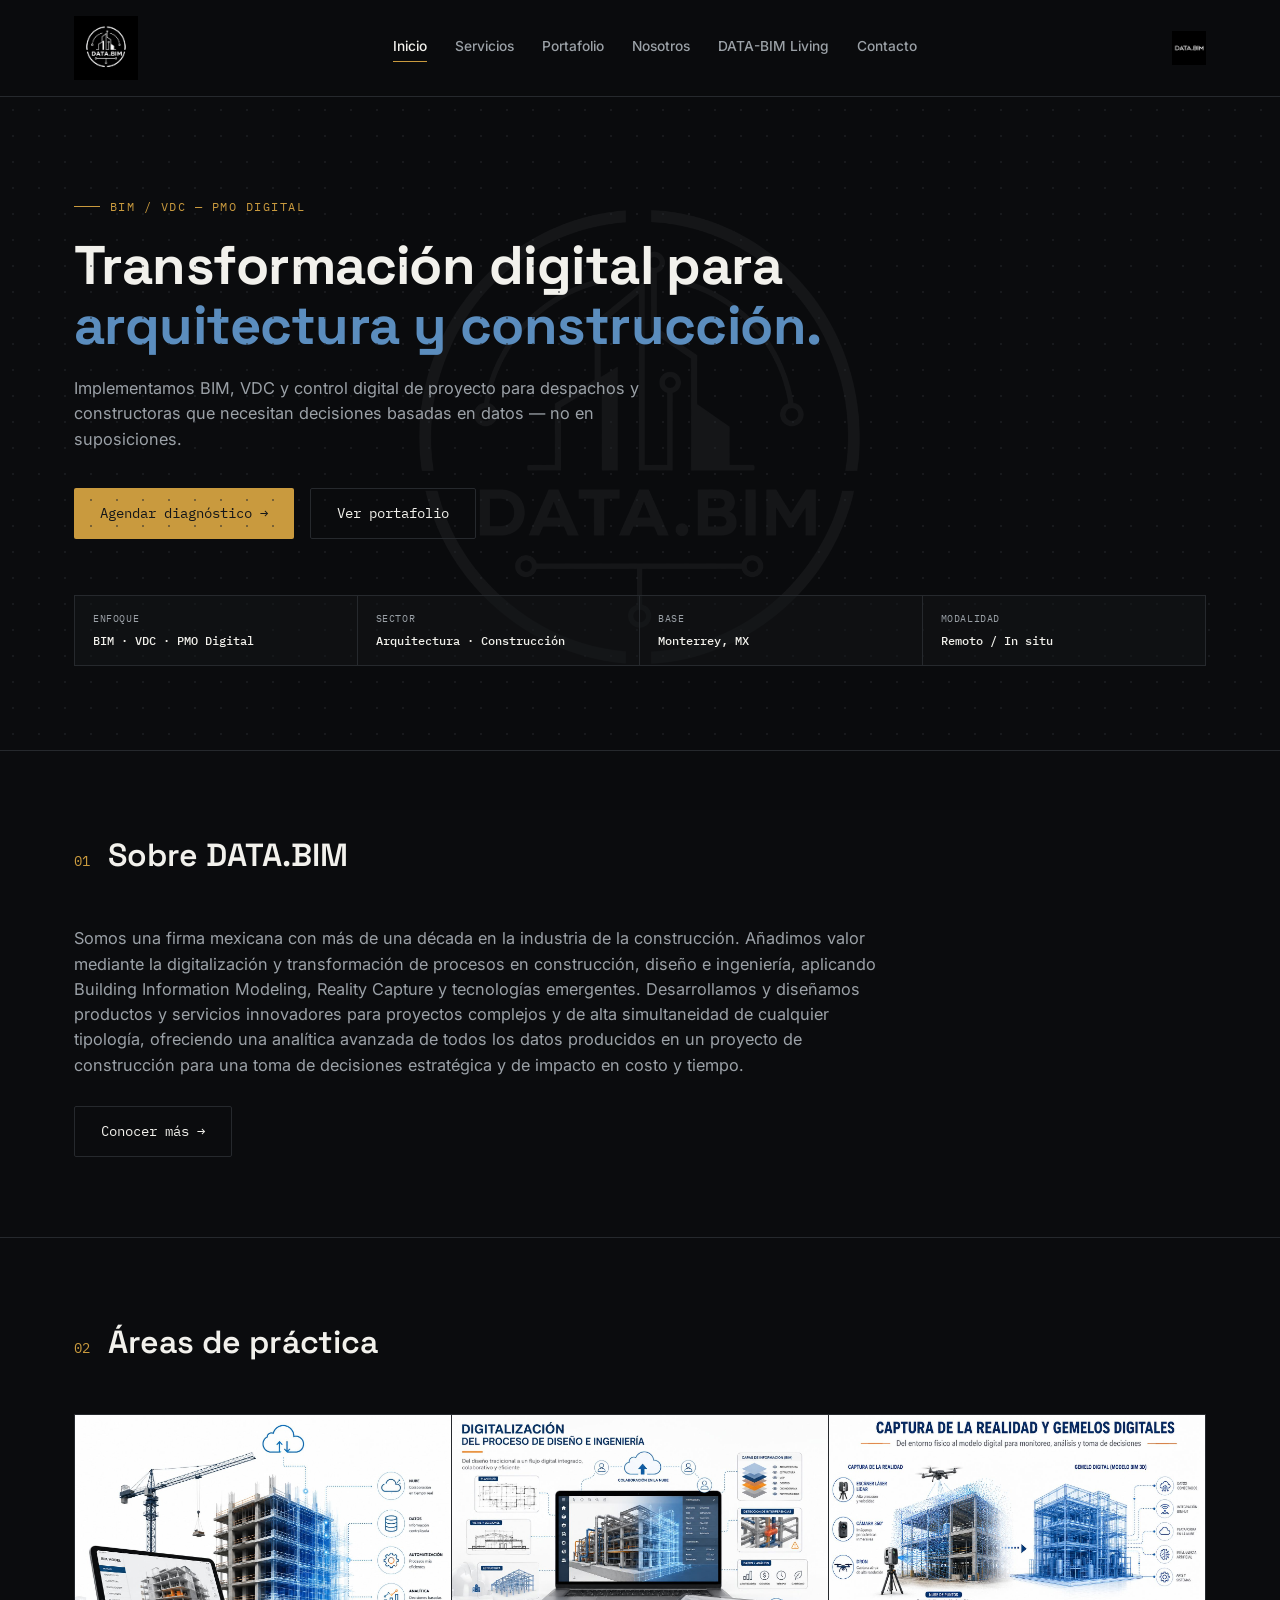
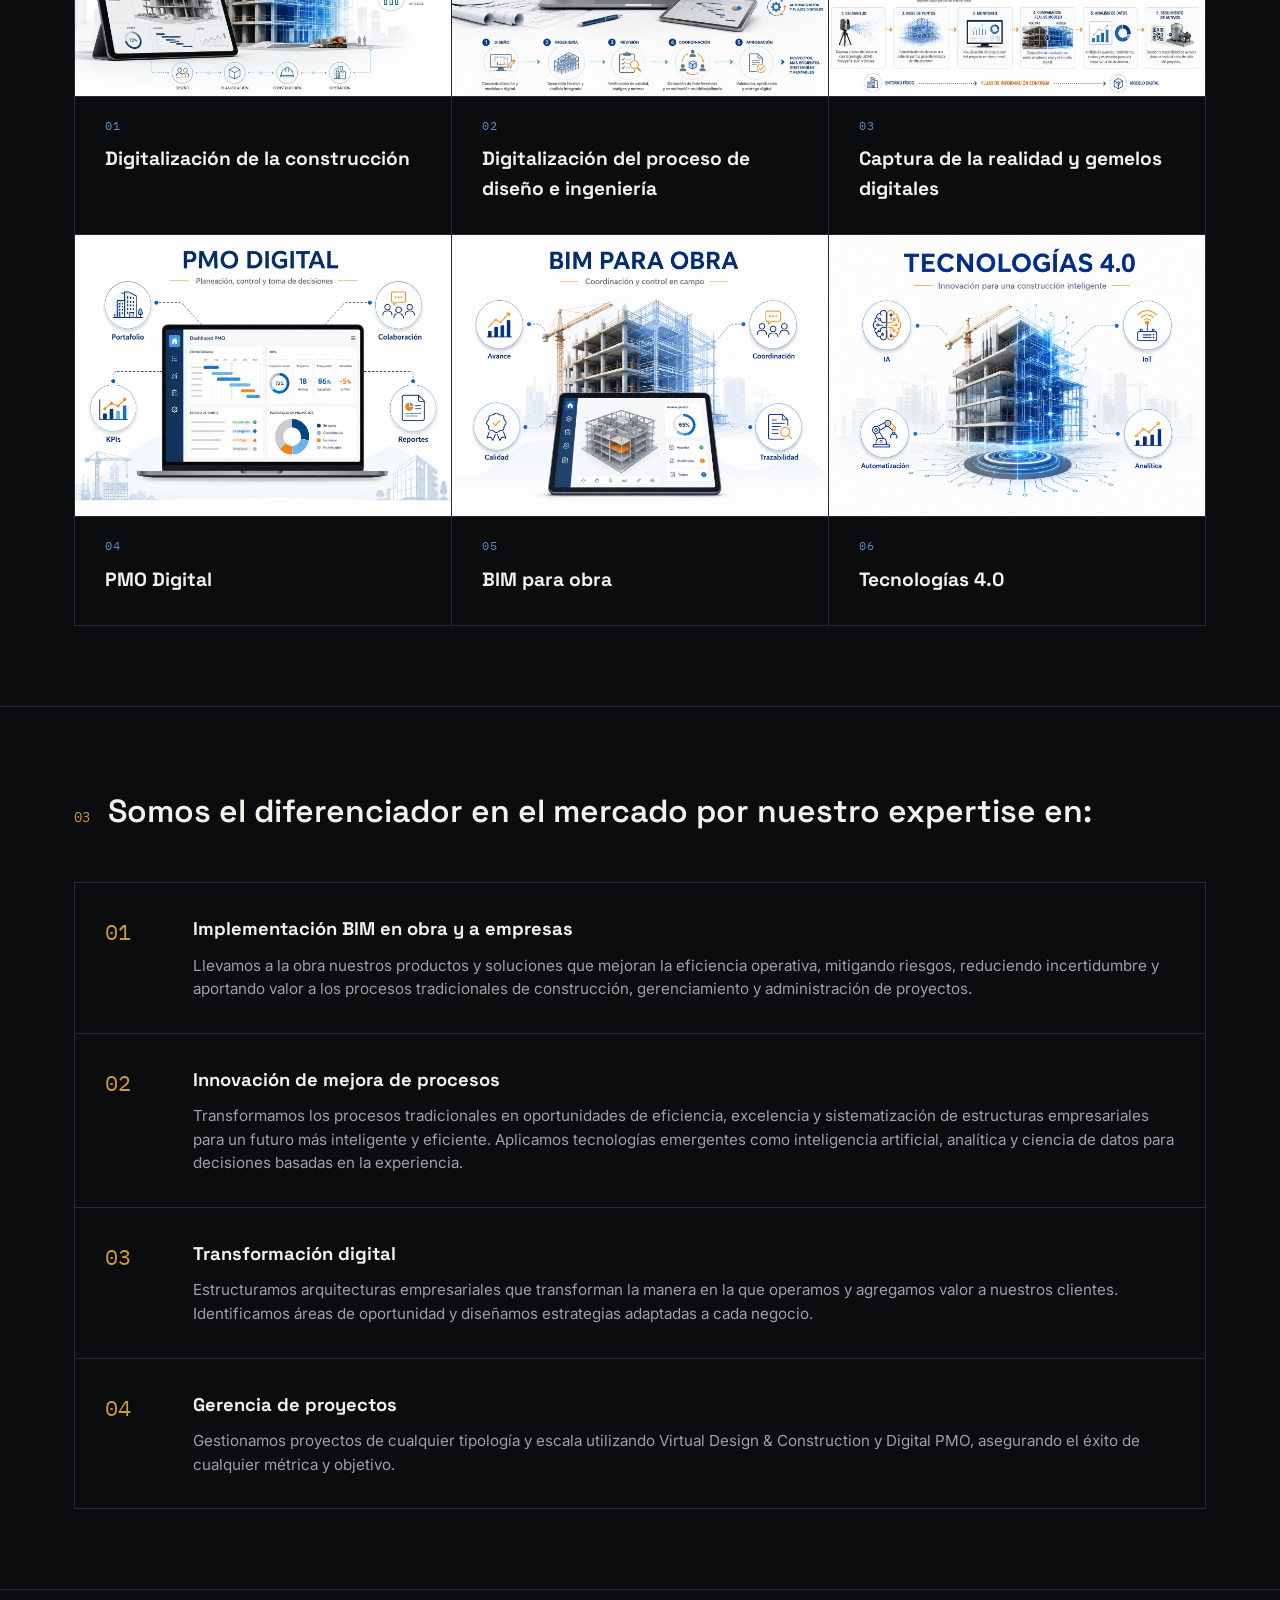
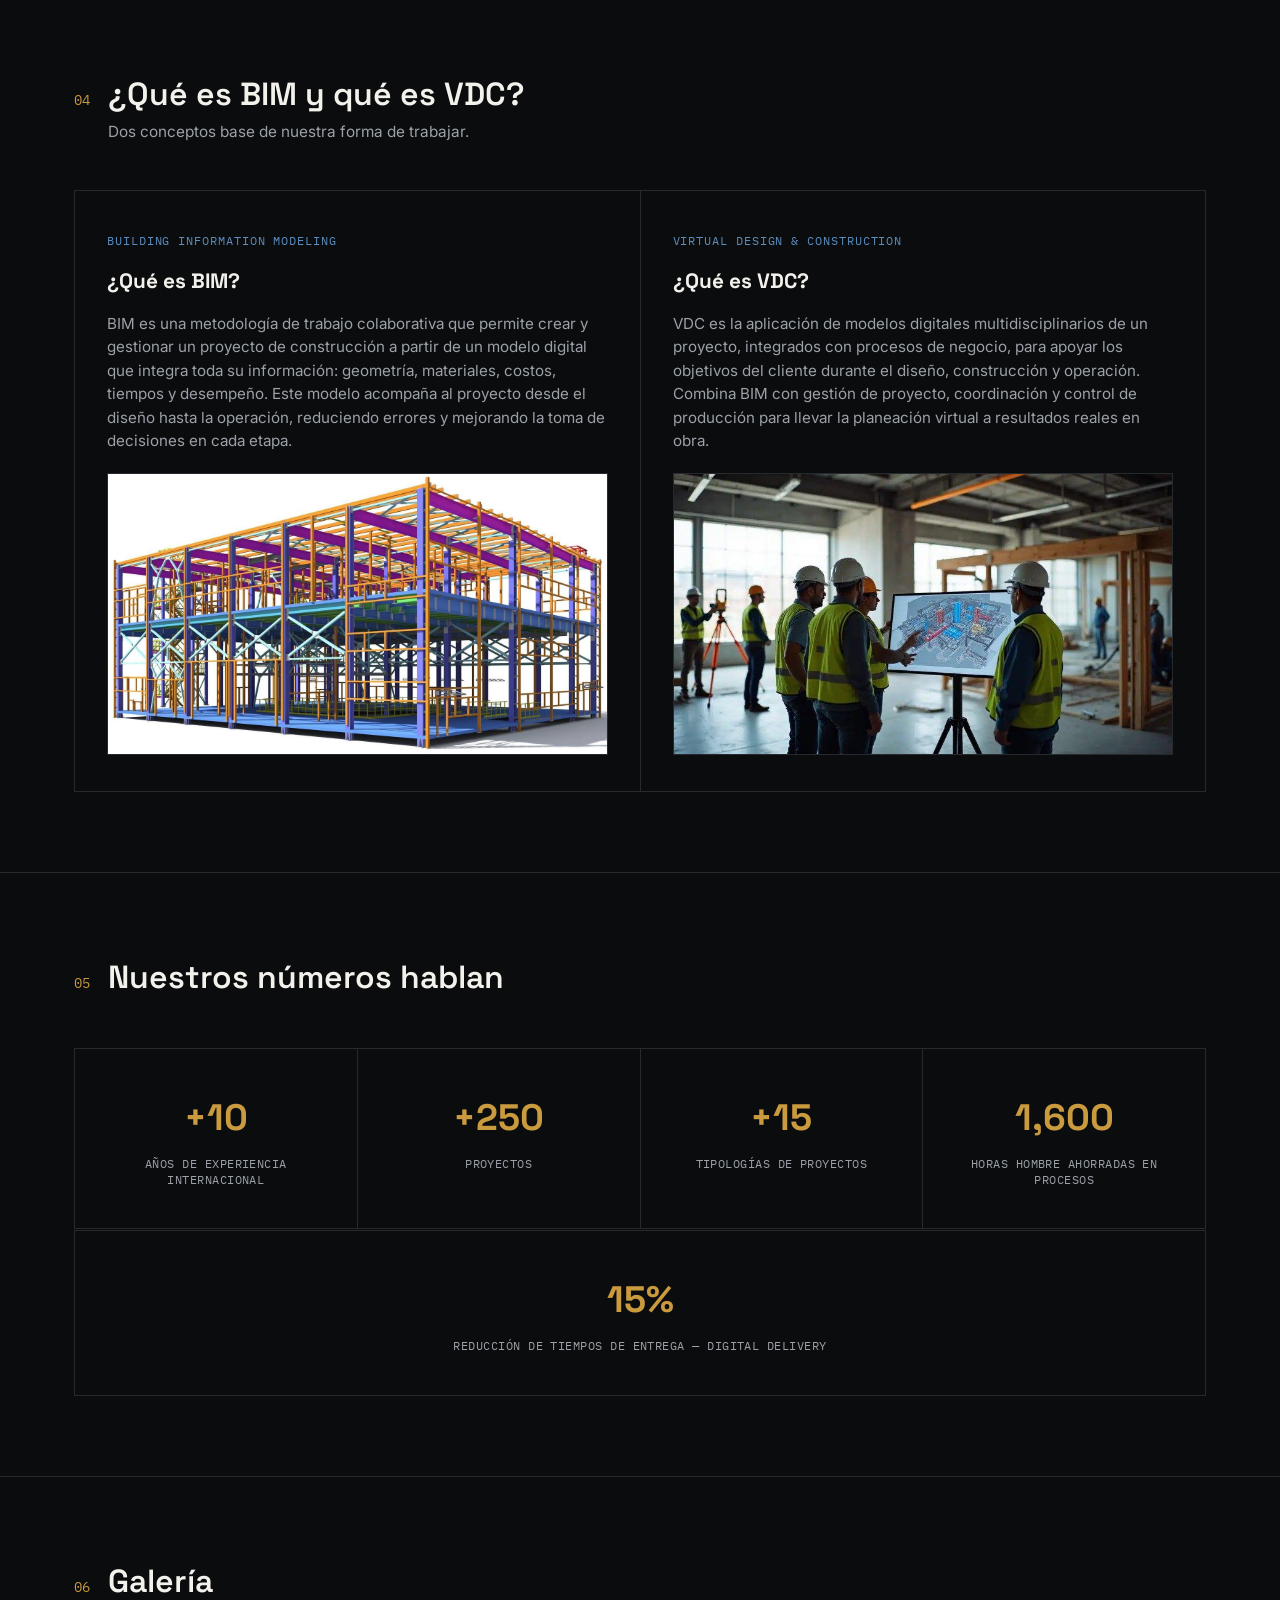
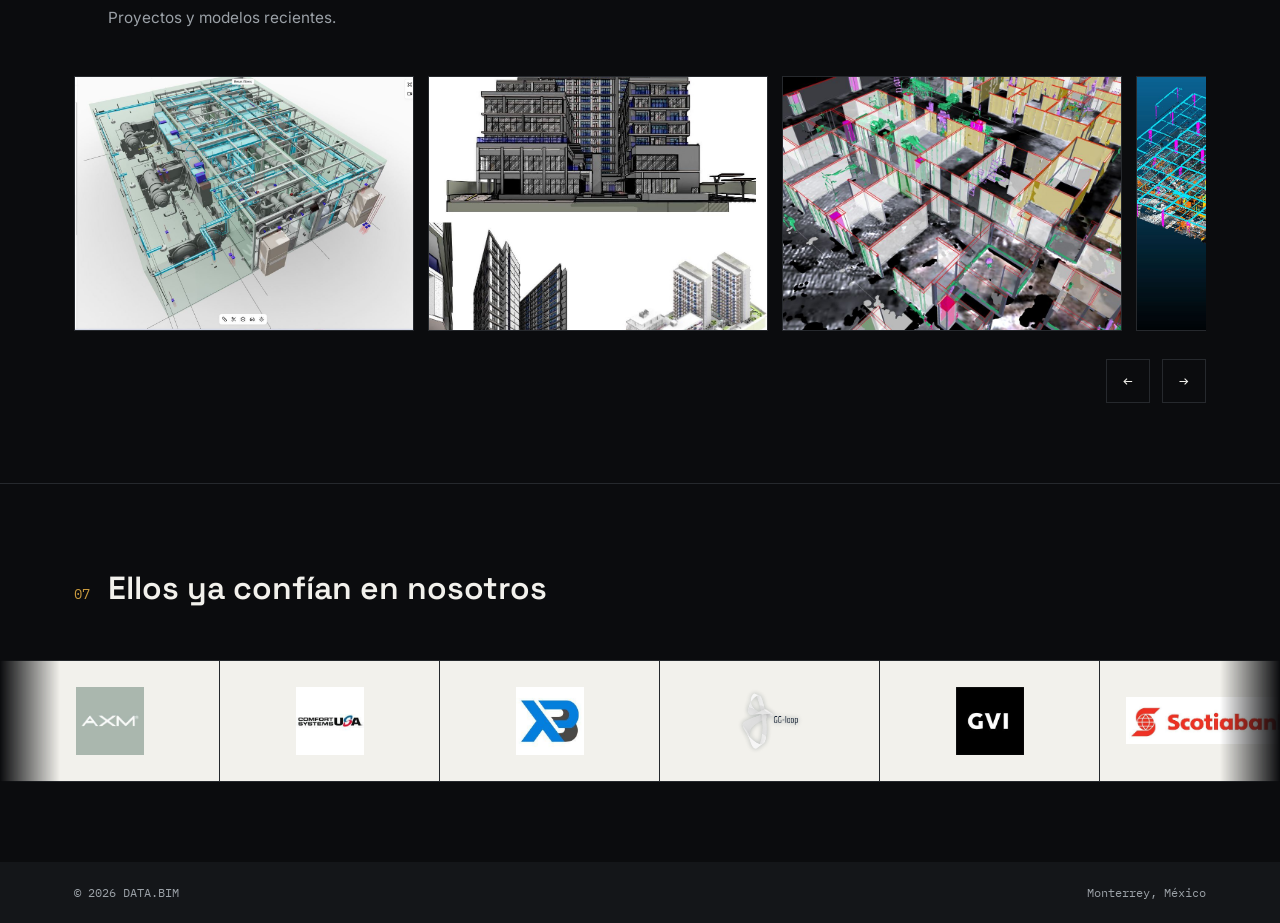
<file: index.html>
<!DOCTYPE html>
<html lang="es">
<head>
<meta charset="UTF-8">
<meta name="viewport" content="width=device-width, initial-scale=1.0">
<title>DATA.BIM — BIM/VDC & PMO Digital</title>
<link rel="preconnect" href="https://fonts.googleapis.com">
<link rel="preconnect" href="https://fonts.gstatic.com" crossorigin>
<link href="https://fonts.googleapis.com/css2?family=Space+Grotesk:wght@400;500;600;700&family=IBM+Plex+Mono:wght@400;500&family=Inter:wght@400;500;600&display=swap" rel="stylesheet">
<link rel="stylesheet" href="style.css">
</head>
<body>
<div class="page-watermark"><img src="assets/logo-mark.jpeg" alt=""></div>

<header>
  <div class="nav wrap">
    <a class="brand" href="index.html"><img src="assets/logo-mark.jpeg" alt="DATA.BIM logo"></a>
    <button class="menu-toggle" id="menuToggle" aria-label="Abrir menú"><span></span><span></span><span></span></button>
    <nav class="links" id="navLinks">
      <a href="index.html" class="active">Inicio</a>
      <a href="servicios.html">Servicios</a>
      <a href="portafolio.html">Portafolio</a>
      <a href="nosotros.html">Nosotros</a>
      <a href="living.html">DATA-BIM Living</a>
      <a href="contacto.html">Contacto</a>
    </nav>
    <a class="brand-word" href="index.html"><img src="assets/logo-wordmark.jpeg" alt="DATA.BIM"></a>
  </div>
</header>

<section class="page-hero home-hero">
  <div class="circuit-bg"></div>
  <div class="wrap">
    <div class="eyebrow">BIM / VDC — PMO Digital</div>
    <h1>Transformación digital para <em>arquitectura y construcción.</em></h1>
    <p class="page-sub">Implementamos BIM, VDC y control digital de proyecto para despachos y constructoras que necesitan decisiones basadas en datos — no en suposiciones.</p>
    <div class="hero-cta">
      <a href="contacto.html" class="btn btn-primary">Agendar diagnóstico →</a>
      <a href="portafolio.html" class="btn btn-outline">Ver portafolio</a>
    </div>
    <div class="titleblock">
      <div><span class="label">Enfoque</span><span class="val">BIM · VDC · PMO Digital</span></div>
      <div><span class="label">Sector</span><span class="val">Arquitectura · Construcción</span></div>
      <div><span class="label">Base</span><span class="val">Monterrey, MX</span></div>
      <div><span class="label">Modalidad</span><span class="val">Remoto / In situ</span></div>
    </div>
  </div>
</section>

<!-- SOBRE DATA.BIM -->
<section>
  <div class="wrap">
    <div class="sec-head">
      <span class="sec-num">01</span>
      <div>
        <div class="sec-title">Sobre DATA.BIM</div>
      </div>
    </div>
    <p class="about-copy">Somos una firma mexicana con más de una década en la industria de la construcción. Añadimos valor mediante la digitalización y transformación de procesos en construcción, diseño e ingeniería, aplicando Building Information Modeling, Reality Capture y tecnologías emergentes. Desarrollamos y diseñamos productos y servicios innovadores para proyectos complejos y de alta simultaneidad de cualquier tipología, ofreciendo una analítica avanzada de todos los datos producidos en un proyecto de construcción para una toma de decisiones estratégica y de impacto en costo y tiempo.</p>
    <a href="nosotros.html" class="btn btn-outline" style="margin-top:28px;">Conocer más →</a>
  </div>
</section>

<!-- AREAS DE PRACTICA -->
<section>
  <div class="wrap">
    <div class="sec-head">
      <span class="sec-num">02</span>
      <div>
        <div class="sec-title">Áreas de práctica</div>
      </div>
    </div>
    <div class="services">
      <div class="service">
        <div class="service-img">
          <img src="assets/areas/digitalizacion-construccion.jpg" alt="Digitalización de la construcción">
          <div class="overlay"><p>Integración de tecnologías digitales para mejorar la planificación, ejecución y control de los proyectos de construcción.</p></div>
        </div>
        <span class="tag">01</span>
        <h3>Digitalización de la construcción</h3>
      </div>
      <div class="service">
        <div class="service-img">
          <img src="assets/areas/digitalizacion-diseno.jpg" alt="Digitalización del proceso de diseño e ingeniería">
          <div class="overlay"><p>Transformación del diseño y la ingeniería mediante modelos digitales, colaboración y coordinación de información.</p></div>
        </div>
        <span class="tag">02</span>
        <h3>Digitalización del proceso de diseño e ingeniería</h3>
      </div>
      <div class="service">
        <div class="service-img">
          <img src="assets/areas/captura-realidad.jpg" alt="Captura de la realidad y gemelos digitales">
          <div class="overlay"><p>Conversión del entorno físico en modelos digitales para monitorear, comparar y analizar el proyecto.</p></div>
        </div>
        <span class="tag">03</span>
        <h3>Captura de la realidad y gemelos digitales</h3>
      </div>
      <div class="service">
        <div class="service-img">
          <img src="assets/areas/pmo-digital.jpg" alt="PMO Digital">
          <div class="overlay"><p>Gestión centralizada de proyectos mediante datos, indicadores y herramientas digitales para una mejor toma de decisiones.</p></div>
        </div>
        <span class="tag">04</span>
        <h3>PMO Digital</h3>
      </div>
      <div class="service">
        <div class="service-img">
          <img src="assets/areas/bim-obra.jpg" alt="BIM para obra">
          <div class="overlay"><p>Uso de modelos BIM en campo para controlar avances, coordinar actividades y gestionar incidencias.</p></div>
        </div>
        <span class="tag">05</span>
        <h3>BIM para obra</h3>
      </div>
      <div class="service">
        <div class="service-img">
          <img src="assets/areas/tecnologias-4-0.jpg" alt="Tecnologías 4.0">
          <div class="overlay"><p>Aplicación de inteligencia artificial, automatización, IoT y analítica para desarrollar una construcción más inteligente.</p></div>
        </div>
        <span class="tag">06</span>
        <h3>Tecnologías 4.0</h3>
      </div>
    </div>
  </div>
</section>

<!-- DIFERENCIADOR -->
<section>
  <div class="wrap">
    <div class="sec-head">
      <span class="sec-num">03</span>
      <div>
        <div class="sec-title">Somos el diferenciador en el mercado por nuestro expertise en:</div>
      </div>
    </div>
    <div class="diff-list">
      <div class="diff-item">
        <div class="diff-num">01</div>
        <div>
          <h3>Implementación BIM en obra y a empresas</h3>
          <p>Llevamos a la obra nuestros productos y soluciones que mejoran la eficiencia operativa, mitigando riesgos, reduciendo incertidumbre y aportando valor a los procesos tradicionales de construcción, gerenciamiento y administración de proyectos.</p>
        </div>
      </div>
      <div class="diff-item">
        <div class="diff-num">02</div>
        <div>
          <h3>Innovación de mejora de procesos</h3>
          <p>Transformamos los procesos tradicionales en oportunidades de eficiencia, excelencia y sistematización de estructuras empresariales para un futuro más inteligente y eficiente. Aplicamos tecnologías emergentes como inteligencia artificial, analítica y ciencia de datos para decisiones basadas en la experiencia.</p>
        </div>
      </div>
      <div class="diff-item">
        <div class="diff-num">03</div>
        <div>
          <h3>Transformación digital</h3>
          <p>Estructuramos arquitecturas empresariales que transforman la manera en la que operamos y agregamos valor a nuestros clientes. Identificamos áreas de oportunidad y diseñamos estrategias adaptadas a cada negocio.</p>
        </div>
      </div>
      <div class="diff-item">
        <div class="diff-num">04</div>
        <div>
          <h3>Gerencia de proyectos</h3>
          <p>Gestionamos proyectos de cualquier tipología y escala utilizando Virtual Design &amp; Construction y Digital PMO, asegurando el éxito de cualquier métrica y objetivo.</p>
        </div>
      </div>
    </div>
  </div>
</section>

<!-- QUE ES BIM / VDC -->
<section>
  <div class="wrap">
    <div class="sec-head">
      <span class="sec-num">04</span>
      <div>
        <div class="sec-title">¿Qué es BIM y qué es VDC?</div>
        <p class="sec-desc">Dos conceptos base de nuestra forma de trabajar.</p>
      </div>
    </div>
    <div class="definition-grid">
      <div class="definition">
        <span class="tag">Building Information Modeling</span>
        <h3>¿Qué es BIM?</h3>
        <p>BIM es una metodología de trabajo colaborativa que permite crear y gestionar un proyecto de construcción a partir de un modelo digital que integra toda su información: geometría, materiales, costos, tiempos y desempeño. Este modelo acompaña al proyecto desde el diseño hasta la operación, reduciendo errores y mejorando la toma de decisiones en cada etapa.</p>
        <div class="definition-media"><img src="assets/areas/que-es-bim.jpeg" alt="Modelo BIM de estructura metálica"></div>
      </div>
      <div class="definition">
        <span class="tag">Virtual Design & Construction</span>
        <h3>¿Qué es VDC?</h3>
        <p>VDC es la aplicación de modelos digitales multidisciplinarios de un proyecto, integrados con procesos de negocio, para apoyar los objetivos del cliente durante el diseño, construcción y operación. Combina BIM con gestión de proyecto, coordinación y control de producción para llevar la planeación virtual a resultados reales en obra.</p>
        <div class="definition-media"><img src="assets/areas/que-es-vdc.jpg" alt="Equipo de obra revisando modelo BIM en campo"></div>
      </div>
    </div>
  </div>
</section>

<!-- NUMEROS -->
<section>
  <div class="wrap">
    <div class="sec-head">
      <span class="sec-num">05</span>
      <div>
        <div class="sec-title">Nuestros números hablan</div>
      </div>
    </div>
    <div class="stats-big">
      <div class="stat-big"><div class="num">+10</div><div class="lbl">Años de experiencia internacional</div></div>
      <div class="stat-big"><div class="num">+250</div><div class="lbl">Proyectos</div></div>
      <div class="stat-big"><div class="num">+15</div><div class="lbl">Tipologías de proyectos</div></div>
      <div class="stat-big"><div class="num">1,600</div><div class="lbl">Horas hombre ahorradas en procesos</div></div>
    </div>
    <div class="stats-big" style="grid-template-columns:1fr; margin-top:1px;">
      <div class="stat-big"><div class="num">15%</div><div class="lbl">Reducción de tiempos de entrega — Digital Delivery</div></div>
    </div>
  </div>
</section>

<!-- GALERIA -->
<section>
  <div class="wrap">
    <div class="sec-head">
      <span class="sec-num">06</span>
      <div>
        <div class="sec-title">Galería</div>
        <p class="sec-desc">Proyectos y modelos recientes.</p>
      </div>
    </div>
    <div class="carousel-wrap">
      <div class="carousel-track" id="galleryTrack">
        <div class="carousel-item"><img src="assets/gallery/gallery-01.jpg" alt="Coordinación eléctrica — cable trays"></div>
        <div class="carousel-item"><img src="assets/gallery/new/1.jpg" alt="Elevaciones y vistas de modelo arquitectónico"></div>
        <div class="carousel-item"><img src="assets/gallery/new/2.jpg" alt="Captura de la realidad — comparación con nube de puntos"></div>
        <div class="carousel-item"><img src="assets/gallery/new/3.jpg" alt="Nube de puntos — estructura metálica"></div>
        <div class="carousel-item"><img src="assets/gallery/new/4.jpg" alt="Coordinación MEP — modelo general"></div>
        <div class="carousel-item"><img src="assets/gallery/new/5.jpg" alt="Coordinación MEP — detalle de ductos"></div>
        <div class="carousel-item"><img src="assets/gallery/new/6.jpg" alt="Coordinación MEP — modelo de instalaciones"></div>
        <div class="carousel-item"><img src="assets/gallery/new/7.jpg" alt="Coordinación MEP — vista de azotea"></div>
        <div class="carousel-item"><img src="assets/gallery/new/8.jpg" alt="Coordinación MEP — interior de planta"></div>
        <div class="carousel-item"><img src="assets/gallery/new/9.jpg" alt="Torre residencial — modelo BIM"></div>
        <div class="carousel-item"><img src="assets/gallery/new/10.jpg" alt="Torre residencial — modelo BIM con contexto urbano"></div>
        <div class="carousel-item"><img src="assets/gallery/new/11.jpg" alt="Desarrollo residencial — comparación de renders"></div>
        <div class="carousel-item"><img src="assets/gallery/gallery-05.jpg" alt="Proyecto Lisindra — modelo de sitio"></div>
        <div class="carousel-item"><img src="assets/gallery/gallery-06.jpg" alt="Proyecto Mansur — modelo estructural"></div>
        <div class="carousel-item"><img src="assets/gallery/gallery-07.jpg" alt="Proyecto Mansur — modelo de cimbra"></div>
        <div class="carousel-item"><img src="assets/gallery/gallery-08.jpg" alt="Proyecto Mansur — coordinación"></div>
        <div class="carousel-item"><img src="assets/gallery/gallery-09.jpg" alt="Proyecto Mansur — modelo estructural"></div>
        <div class="carousel-item"><img src="assets/gallery/gallery-10.jpg" alt="Coordinación MEP"></div>
        <div class="carousel-item"><img src="assets/gallery/gallery-11.jpg" alt="Coordinación MEP — cuarto de equipos"></div>
        <div class="carousel-item"><img src="assets/gallery/gallery-12.jpg" alt="Proyecto Narea — render arquitectónico"></div>
        <div class="carousel-item"><img src="assets/gallery/gallery-13.jpg" alt="Cuarto de bombas — modelo BIM"></div>
        <div class="carousel-item"><img src="assets/gallery/gallery-14.jpg" alt="Proyecto Scotiabank — modelo BIM"></div>
        <div class="carousel-item"><img src="assets/gallery/gallery-15.jpg" alt="Proyecto Scotiabank — MEP"></div>
        <div class="carousel-item"><img src="assets/gallery/gallery-16.jpg" alt="Proyecto Scotiabank — MEP techo"></div>
        <div class="carousel-item"><img src="assets/gallery/gallery-17.jpg" alt="Proyecto Seastra — render arquitectónico"></div>
        <div class="carousel-item"><img src="assets/gallery/gallery-18.jpg" alt="Reality capture — nube de puntos"></div>
        <div class="carousel-item"><img src="assets/gallery/gallery-19.jpg" alt="Recorrido virtual del modelo BIM"></div>
      </div>
      <div class="carousel-controls">
        <button class="carousel-btn" id="galleryPrev" aria-label="Anterior">←</button>
        <button class="carousel-btn" id="galleryNext" aria-label="Siguiente">→</button>
      </div>
    </div>
  </div>
</section>

<section style="padding-left:0; padding-right:0;">
  <div class="wrap">
    <div class="sec-head">
      <span class="sec-num">07</span>
      <div>
        <div class="sec-title">Ellos ya confían en nosotros</div>
      </div>
    </div>
  </div>
  <div class="logos-marquee">
    <div class="logos-track">
      <div class="logo-cell"><img src="assets/clients/axm.jpg" alt="AXM"></div>
      <div class="logo-cell"><img src="assets/clients/csystems.jpg" alt="Comfort Systems USA"></div>
      <div class="logo-cell"><img src="assets/clients/excelsus.jpg" alt="Excelsus"></div>
      <div class="logo-cell"><img src="assets/clients/gg-loop.png" alt="GG-loop"></div>
      <div class="logo-cell"><img src="assets/clients/gvi.jpeg" alt="GVI"></div>
      <div class="logo-cell"><img src="assets/clients/scotiabank.jpg" alt="Scotiabank"></div>
      <div class="logo-cell"><img src="assets/clients/tas.jpg" alt="TAS Modular Solutions"></div>
      <div class="logo-cell"><img src="assets/clients/bimtech.jpg" alt="Bimtech"></div>
      <div class="logo-cell"><img src="assets/clients/tcuatro.png" alt="TCuatro"></div>
      <!-- duplicated for seamless infinite loop -->
      <div class="logo-cell"><img src="assets/clients/axm.jpg" alt="AXM"></div>
      <div class="logo-cell"><img src="assets/clients/csystems.jpg" alt="Comfort Systems USA"></div>
      <div class="logo-cell"><img src="assets/clients/excelsus.jpg" alt="Excelsus"></div>
      <div class="logo-cell"><img src="assets/clients/gg-loop.png" alt="GG-loop"></div>
      <div class="logo-cell"><img src="assets/clients/gvi.jpeg" alt="GVI"></div>
      <div class="logo-cell"><img src="assets/clients/scotiabank.jpg" alt="Scotiabank"></div>
      <div class="logo-cell"><img src="assets/clients/tas.jpg" alt="TAS Modular Solutions"></div>
      <div class="logo-cell"><img src="assets/clients/bimtech.jpg" alt="Bimtech"></div>
      <div class="logo-cell"><img src="assets/clients/tcuatro.png" alt="TCuatro"></div>
    </div>
  </div>
</section>

<footer>
  <div class="wrap footer-wrap">
    <span>© 2026 DATA.BIM</span>
    <span>Monterrey, México</span>
  </div>
</footer>

<script>
  const toggle = document.getElementById('menuToggle');
  const links = document.getElementById('navLinks');
  toggle.addEventListener('click', () => links.classList.toggle('open'));
  links.querySelectorAll('a').forEach(a => a.addEventListener('click', () => links.classList.remove('open')));

  const track = document.getElementById('galleryTrack');
  const prevBtn = document.getElementById('galleryPrev');
  const nextBtn = document.getElementById('galleryNext');
  if(track && prevBtn && nextBtn){
    const scrollAmount = () => track.querySelector('.carousel-item').offsetWidth + 14;
    prevBtn.addEventListener('click', () => track.scrollBy({left:-scrollAmount(), behavior:'smooth'}));
    nextBtn.addEventListener('click', () => track.scrollBy({left:scrollAmount(), behavior:'smooth'}));
  }
</script>
</body>
</html>
</file>
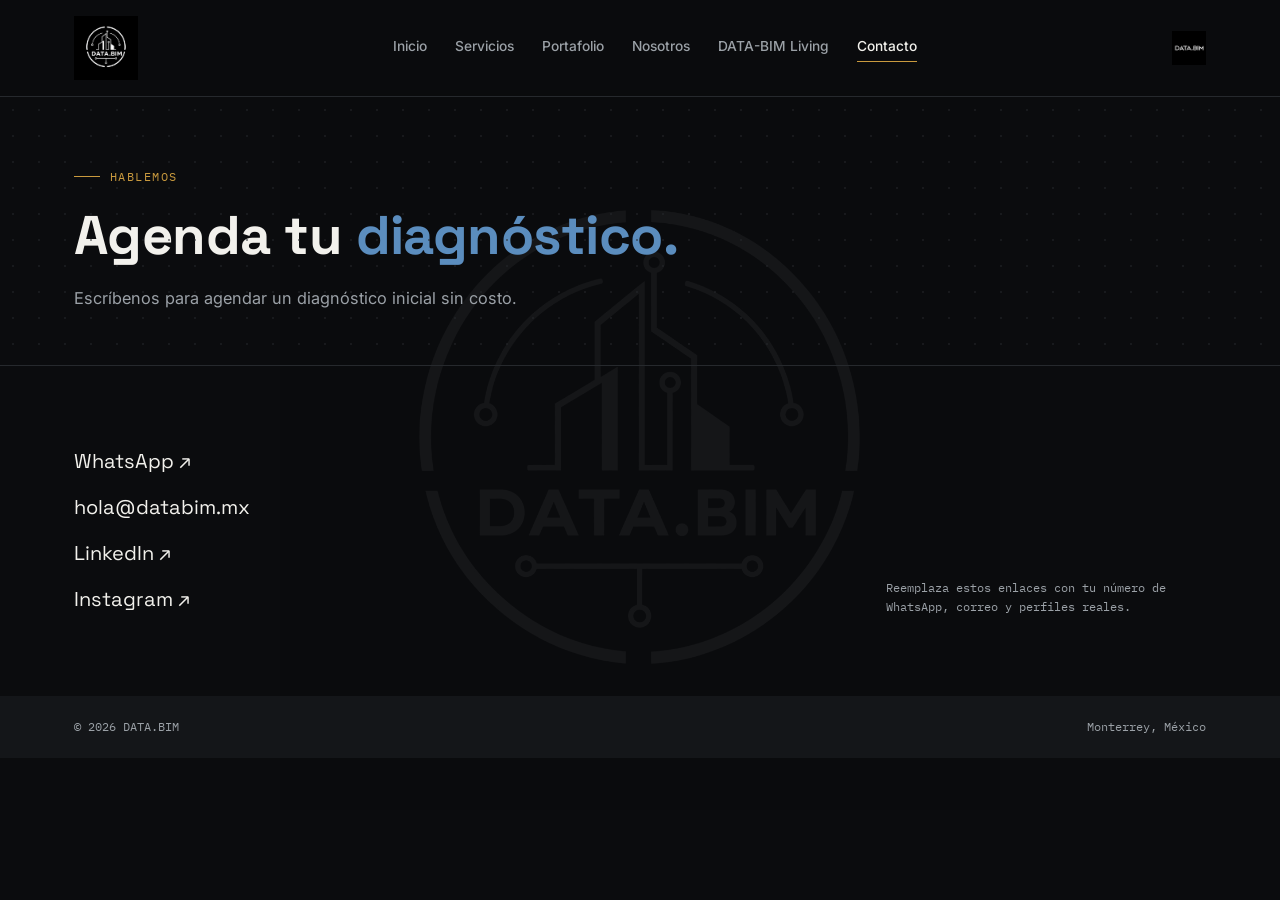
<file: contacto.html>
<!DOCTYPE html>
<html lang="es">
<head>
<meta charset="UTF-8">
<meta name="viewport" content="width=device-width, initial-scale=1.0">
<title>Contacto — DATA.BIM</title>
<link rel="preconnect" href="https://fonts.googleapis.com">
<link rel="preconnect" href="https://fonts.gstatic.com" crossorigin>
<link href="https://fonts.googleapis.com/css2?family=Space+Grotesk:wght@400;500;600;700&family=IBM+Plex+Mono:wght@400;500&family=Inter:wght@400;500;600&display=swap" rel="stylesheet">
<link rel="stylesheet" href="style.css">
</head>
<body>
<div class="page-watermark"><img src="assets/logo-mark.jpeg" alt=""></div>

<header>
  <div class="nav wrap">
    <a class="brand" href="index.html"><img src="assets/logo-mark.jpeg" alt="DATA.BIM logo"></a>
    <button class="menu-toggle" id="menuToggle" aria-label="Abrir menú"><span></span><span></span><span></span></button>
    <nav class="links" id="navLinks">
      <a href="index.html">Inicio</a>
      <a href="servicios.html">Servicios</a>
      <a href="portafolio.html">Portafolio</a>
      <a href="nosotros.html">Nosotros</a>
      <a href="living.html">DATA-BIM Living</a>
      <a href="contacto.html" class="active">Contacto</a>
    </nav>
    <a class="brand-word" href="index.html"><img src="assets/logo-wordmark.jpeg" alt="DATA.BIM"></a>
  </div>
</header>

<section class="page-hero">
  <div class="circuit-bg"></div>
  <div class="wrap">
    <div class="eyebrow">Hablemos</div>
    <h1>Agenda tu <em>diagnóstico.</em></h1>
    <p class="page-sub">Escríbenos para agendar un diagnóstico inicial sin costo.</p>
  </div>
</section>

<section>
  <div class="wrap">
    <div class="contact-grid">
      <div class="contact-links">
        <a href="https://wa.me/000000000000" target="_blank" rel="noopener">WhatsApp ↗</a>
        <a href="mailto:hola@databim.mx">hola@databim.mx</a>
        <a href="https://www.linkedin.com/" target="_blank" rel="noopener">LinkedIn ↗</a>
        <a href="https://www.instagram.com/" target="_blank" rel="noopener">Instagram ↗</a>
      </div>
      <p class="contact-note">Reemplaza estos enlaces con tu número de WhatsApp, correo y perfiles reales.</p>
    </div>
  </div>
</section>

<footer>
  <div class="wrap footer-wrap">
    <span>© 2026 DATA.BIM</span>
    <span>Monterrey, México</span>
  </div>
</footer>

<script>
  const toggle = document.getElementById('menuToggle');
  const links = document.getElementById('navLinks');
  toggle.addEventListener('click', () => links.classList.toggle('open'));
  links.querySelectorAll('a').forEach(a => a.addEventListener('click', () => links.classList.remove('open')));
</script>
</body>
</html>
</file>
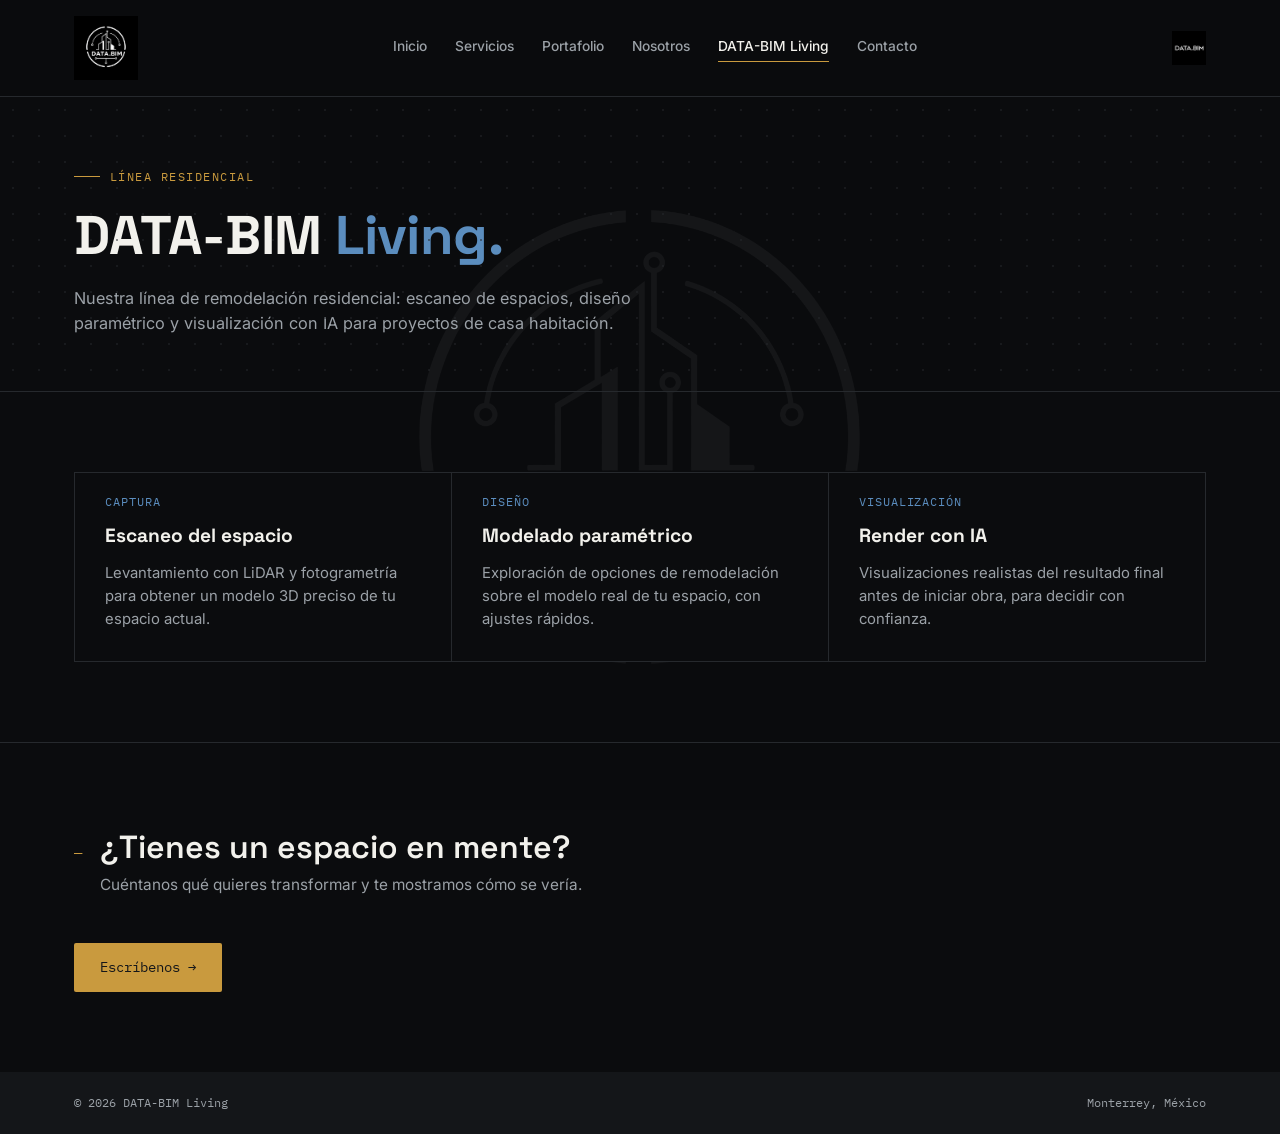
<file: living.html>
<!DOCTYPE html>
<html lang="es">
<head>
<meta charset="UTF-8">
<meta name="viewport" content="width=device-width, initial-scale=1.0">
<title>DATA-BIM Living</title>
<link rel="preconnect" href="https://fonts.googleapis.com">
<link rel="preconnect" href="https://fonts.gstatic.com" crossorigin>
<link href="https://fonts.googleapis.com/css2?family=Space+Grotesk:wght@400;500;600;700&family=IBM+Plex+Mono:wght@400;500&family=Inter:wght@400;500;600&display=swap" rel="stylesheet">
<link rel="stylesheet" href="style.css">
</head>
<body>
<div class="page-watermark"><img src="assets/logo-mark.jpeg" alt=""></div>

<header>
  <div class="nav wrap">
    <a class="brand" href="index.html"><img src="assets/logo-mark.jpeg" alt="DATA.BIM logo"></a>
    <button class="menu-toggle" id="menuToggle" aria-label="Abrir menú"><span></span><span></span><span></span></button>
    <nav class="links" id="navLinks">
      <a href="index.html">Inicio</a>
      <a href="servicios.html">Servicios</a>
      <a href="portafolio.html">Portafolio</a>
      <a href="nosotros.html">Nosotros</a>
      <a href="living.html" class="active">DATA-BIM Living</a>
      <a href="contacto.html">Contacto</a>
    </nav>
    <a class="brand-word" href="index.html"><img src="assets/logo-wordmark.jpeg" alt="DATA.BIM"></a>
  </div>
</header>

<section class="page-hero">
  <div class="circuit-bg"></div>
  <div class="wrap">
    <div class="eyebrow">Línea residencial</div>
    <h1>DATA-BIM <em>Living.</em></h1>
    <p class="page-sub">Nuestra línea de remodelación residencial: escaneo de espacios, diseño paramétrico y visualización con IA para proyectos de casa habitación.</p>
  </div>
</section>

<section>
  <div class="wrap">
    <div class="services">
      <div class="service">
        <span class="tag">Captura</span>
        <h3>Escaneo del espacio</h3>
        <p>Levantamiento con LiDAR y fotogrametría para obtener un modelo 3D preciso de tu espacio actual.</p>
      </div>
      <div class="service">
        <span class="tag">Diseño</span>
        <h3>Modelado paramétrico</h3>
        <p>Exploración de opciones de remodelación sobre el modelo real de tu espacio, con ajustes rápidos.</p>
      </div>
      <div class="service">
        <span class="tag">Visualización</span>
        <h3>Render con IA</h3>
        <p>Visualizaciones realistas del resultado final antes de iniciar obra, para decidir con confianza.</p>
      </div>
    </div>
  </div>
</section>

<section>
  <div class="wrap">
    <div class="sec-head">
      <span class="sec-num">—</span>
      <div>
        <div class="sec-title">¿Tienes un espacio en mente?</div>
        <p class="sec-desc">Cuéntanos qué quieres transformar y te mostramos cómo se vería.</p>
      </div>
    </div>
    <a href="contacto.html" class="btn btn-primary">Escríbenos →</a>
  </div>
</section>

<footer>
  <div class="wrap footer-wrap">
    <span>© 2026 DATA-BIM Living</span>
    <span>Monterrey, México</span>
  </div>
</footer>

<script>
  const toggle = document.getElementById('menuToggle');
  const links = document.getElementById('navLinks');
  toggle.addEventListener('click', () => links.classList.toggle('open'));
  links.querySelectorAll('a').forEach(a => a.addEventListener('click', () => links.classList.remove('open')));
</script>
</body>
</html>
</file>
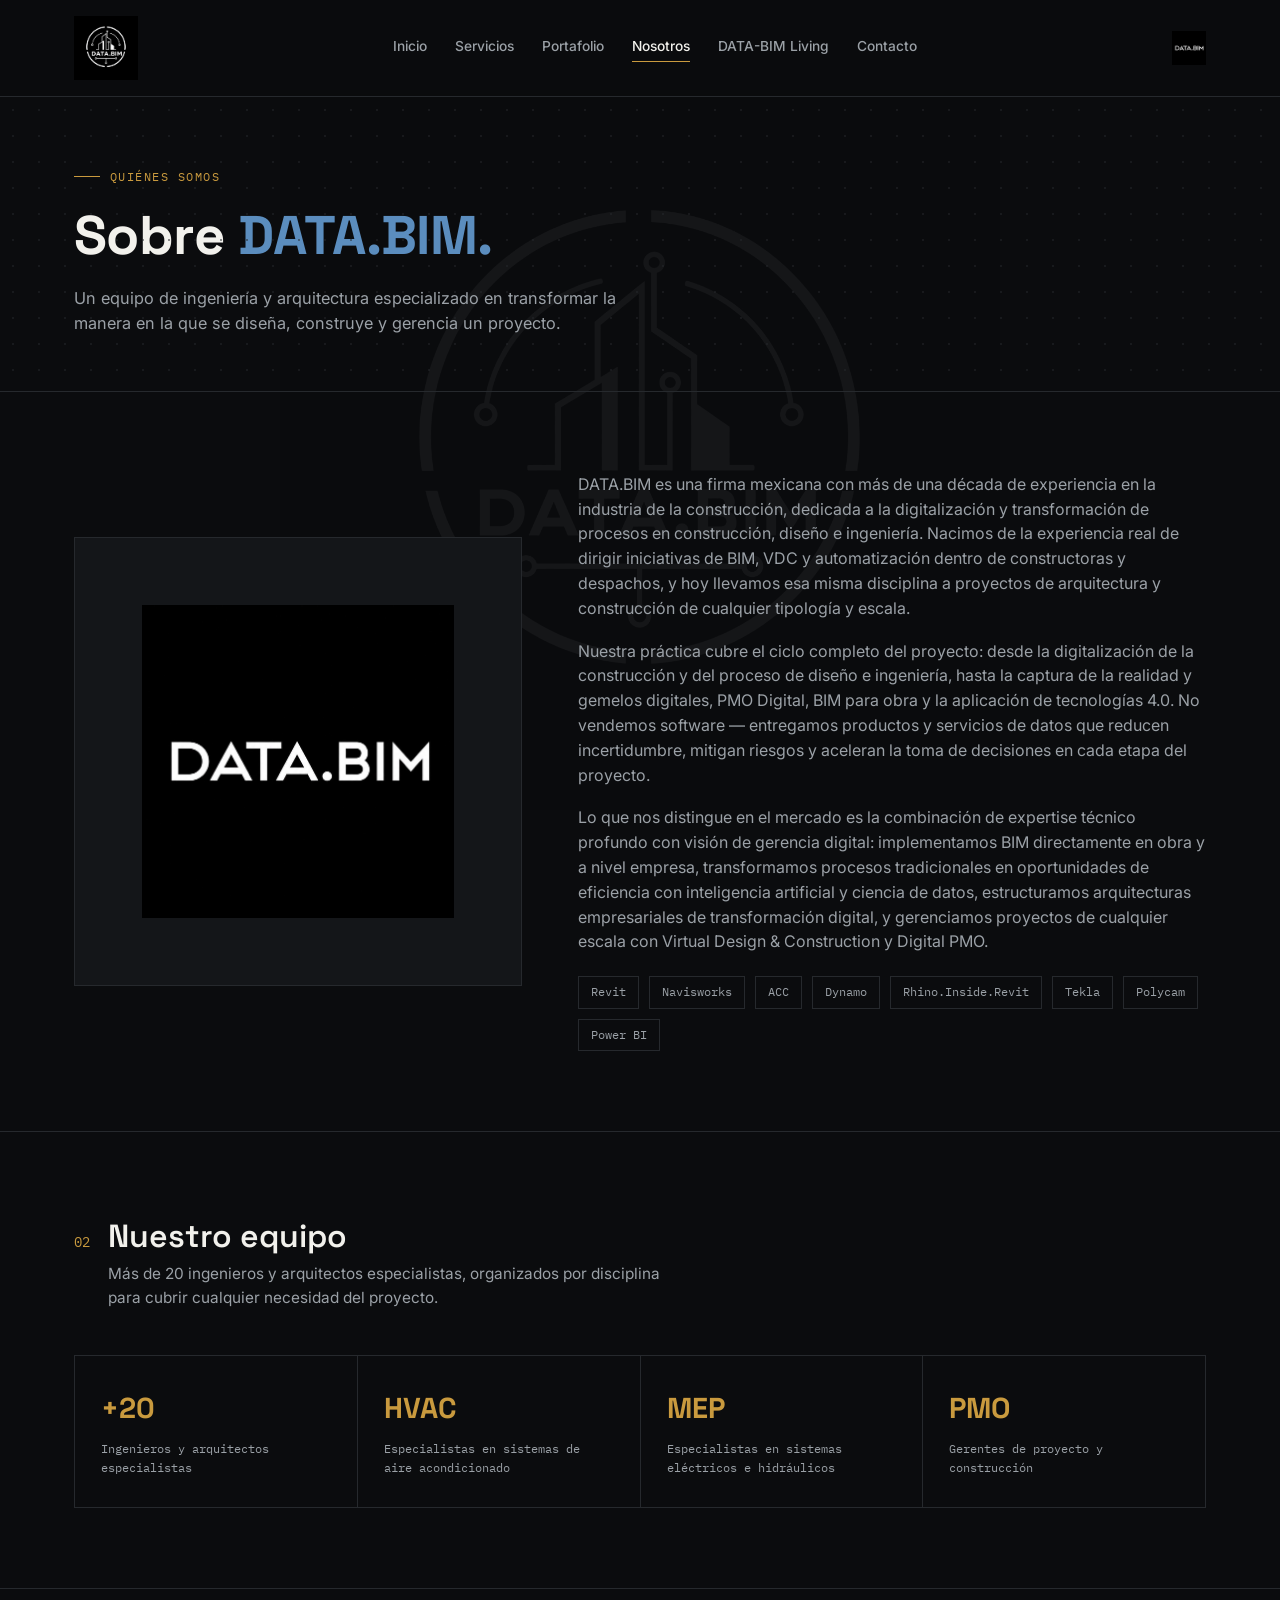
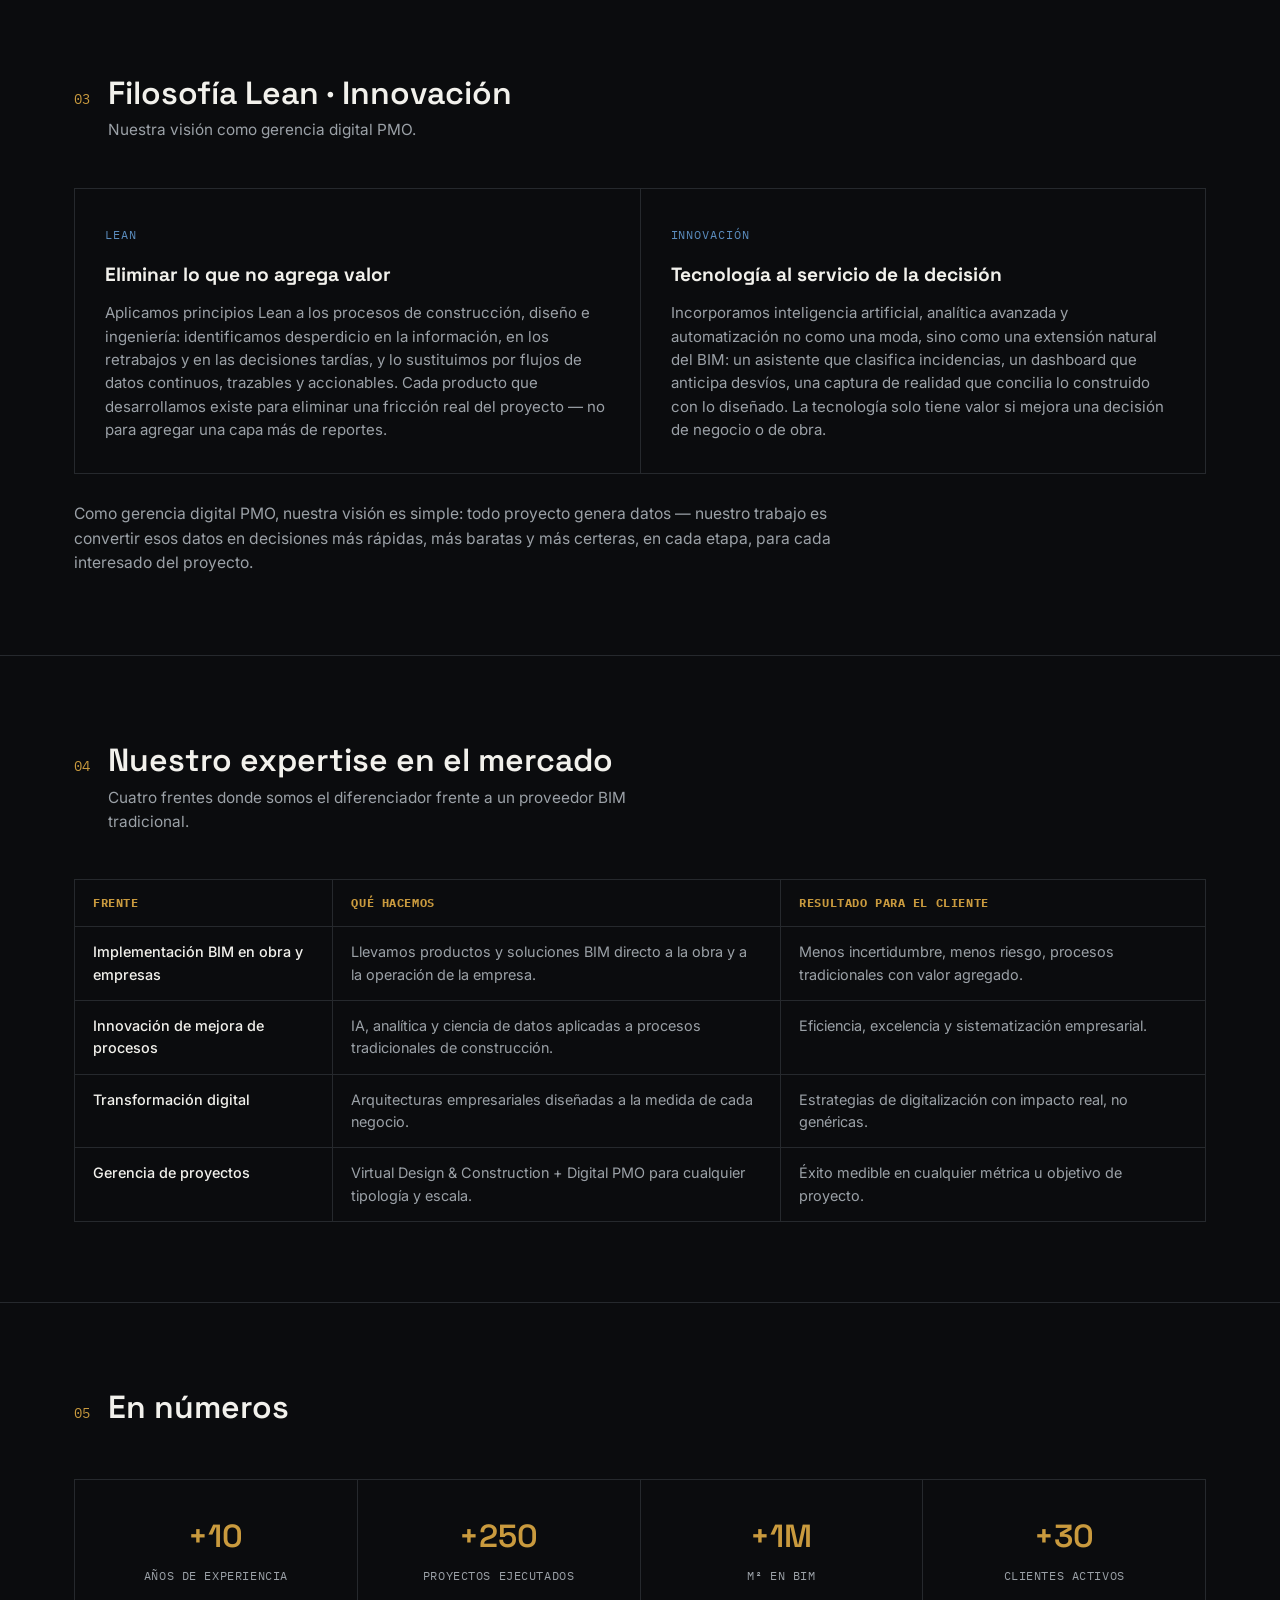
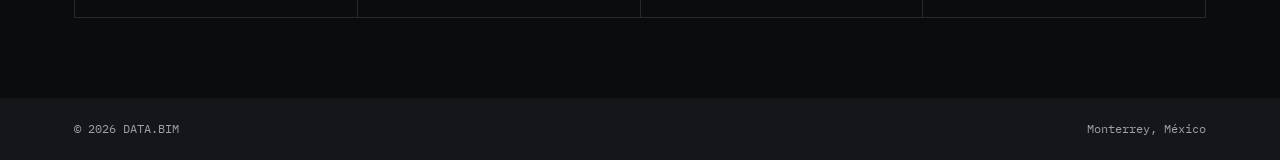
<file: nosotros.html>
<!DOCTYPE html>
<html lang="es">
<head>
<meta charset="UTF-8">
<meta name="viewport" content="width=device-width, initial-scale=1.0">
<title>Nosotros — DATA.BIM</title>
<link rel="preconnect" href="https://fonts.googleapis.com">
<link rel="preconnect" href="https://fonts.gstatic.com" crossorigin>
<link href="https://fonts.googleapis.com/css2?family=Space+Grotesk:wght@400;500;600;700&family=IBM+Plex+Mono:wght@400;500&family=Inter:wght@400;500;600&display=swap" rel="stylesheet">
<link rel="stylesheet" href="style.css">
</head>
<body>
<div class="page-watermark"><img src="assets/logo-mark.jpeg" alt=""></div>

<header>
  <div class="nav wrap">
    <a class="brand" href="index.html"><img src="assets/logo-mark.jpeg" alt="DATA.BIM logo"></a>
    <button class="menu-toggle" id="menuToggle" aria-label="Abrir menú"><span></span><span></span><span></span></button>
    <nav class="links" id="navLinks">
      <a href="index.html">Inicio</a>
      <a href="servicios.html">Servicios</a>
      <a href="portafolio.html">Portafolio</a>
      <a href="nosotros.html" class="active">Nosotros</a>
      <a href="living.html">DATA-BIM Living</a>
      <a href="contacto.html">Contacto</a>
    </nav>
    <a class="brand-word" href="index.html"><img src="assets/logo-wordmark.jpeg" alt="DATA.BIM"></a>
  </div>
</header>

<section class="page-hero">
  <div class="circuit-bg"></div>
  <div class="wrap">
    <div class="eyebrow">Quiénes somos</div>
    <h1>Sobre <em>DATA.BIM.</em></h1>
    <p class="page-sub">Un equipo de ingeniería y arquitectura especializado en transformar la manera en la que se diseña, construye y gerencia un proyecto.</p>
  </div>
</section>

<!-- SOBRE NOSOTROS AMPLIADO -->
<section>
  <div class="wrap">
    <div class="about-grid">
      <div class="about-mark"><img src="assets/logo-wordmark.jpeg" alt="DATA.BIM"></div>
      <div class="about-text">
        <p>DATA.BIM es una firma mexicana con más de una década de experiencia en la industria de la construcción, dedicada a la digitalización y transformación de procesos en construcción, diseño e ingeniería. Nacimos de la experiencia real de dirigir iniciativas de BIM, VDC y automatización dentro de constructoras y despachos, y hoy llevamos esa misma disciplina a proyectos de arquitectura y construcción de cualquier tipología y escala.</p>
        <p>Nuestra práctica cubre el ciclo completo del proyecto: desde la digitalización de la construcción y del proceso de diseño e ingeniería, hasta la captura de la realidad y gemelos digitales, PMO Digital, BIM para obra y la aplicación de tecnologías 4.0. No vendemos software — entregamos productos y servicios de datos que reducen incertidumbre, mitigan riesgos y aceleran la toma de decisiones en cada etapa del proyecto.</p>
        <p>Lo que nos distingue en el mercado es la combinación de expertise técnico profundo con visión de gerencia digital: implementamos BIM directamente en obra y a nivel empresa, transformamos procesos tradicionales en oportunidades de eficiencia con inteligencia artificial y ciencia de datos, estructuramos arquitecturas empresariales de transformación digital, y gerenciamos proyectos de cualquier escala con Virtual Design & Construction y Digital PMO.</p>
        <div class="stack-list">
          <span>Revit</span>
          <span>Navisworks</span>
          <span>ACC</span>
          <span>Dynamo</span>
          <span>Rhino.Inside.Revit</span>
          <span>Tekla</span>
          <span>Polycam</span>
          <span>Power BI</span>
        </div>
      </div>
    </div>
  </div>
</section>

<!-- EQUIPO -->
<section>
  <div class="wrap">
    <div class="sec-head">
      <span class="sec-num">02</span>
      <div>
        <div class="sec-title">Nuestro equipo</div>
        <p class="sec-desc">Más de 20 ingenieros y arquitectos especialistas, organizados por disciplina para cubrir cualquier necesidad del proyecto.</p>
      </div>
    </div>
    <div class="team-grid">
      <div class="team-cell">
        <div class="num">+20</div>
        <div class="lbl">Ingenieros y arquitectos especialistas</div>
      </div>
      <div class="team-cell">
        <div class="num">HVAC</div>
        <div class="lbl">Especialistas en sistemas de aire acondicionado</div>
      </div>
      <div class="team-cell">
        <div class="num">MEP</div>
        <div class="lbl">Especialistas en sistemas eléctricos e hidráulicos</div>
      </div>
      <div class="team-cell">
        <div class="num">PMO</div>
        <div class="lbl">Gerentes de proyecto y construcción</div>
      </div>
    </div>
  </div>
</section>

<!-- FILOSOFIA LEAN - INNOVACION -->
<section>
  <div class="wrap">
    <div class="sec-head">
      <span class="sec-num">03</span>
      <div>
        <div class="sec-title">Filosofía Lean · Innovación</div>
        <p class="sec-desc">Nuestra visión como gerencia digital PMO.</p>
      </div>
    </div>
    <div class="philosophy-grid">
      <div class="philosophy-cell">
        <span class="tag">Lean</span>
        <h3>Eliminar lo que no agrega valor</h3>
        <p>Aplicamos principios Lean a los procesos de construcción, diseño e ingeniería: identificamos desperdicio en la información, en los retrabajos y en las decisiones tardías, y lo sustituimos por flujos de datos continuos, trazables y accionables. Cada producto que desarrollamos existe para eliminar una fricción real del proyecto — no para agregar una capa más de reportes.</p>
      </div>
      <div class="philosophy-cell">
        <span class="tag">Innovación</span>
        <h3>Tecnología al servicio de la decisión</h3>
        <p>Incorporamos inteligencia artificial, analítica avanzada y automatización no como una moda, sino como una extensión natural del BIM: un asistente que clasifica incidencias, un dashboard que anticipa desvíos, una captura de realidad que concilia lo construido con lo diseñado. La tecnología solo tiene valor si mejora una decisión de negocio o de obra.</p>
      </div>
    </div>
    <p style="color:var(--text-dim); max-width:820px; margin-top:28px; font-size:0.98rem;">Como gerencia digital PMO, nuestra visión es simple: todo proyecto genera datos — nuestro trabajo es convertir esos datos en decisiones más rápidas, más baratas y más certeras, en cada etapa, para cada interesado del proyecto.</p>
  </div>
</section>

<!-- TABLA DE EXPERTISE -->
<section>
  <div class="wrap">
    <div class="sec-head">
      <span class="sec-num">04</span>
      <div>
        <div class="sec-title">Nuestro expertise en el mercado</div>
        <p class="sec-desc">Cuatro frentes donde somos el diferenciador frente a un proveedor BIM tradicional.</p>
      </div>
    </div>
    <div class="expertise-table-wrap">
      <table class="expertise-table">
        <thead>
          <tr>
            <th>Frente</th>
            <th>Qué hacemos</th>
            <th>Resultado para el cliente</th>
          </tr>
        </thead>
        <tbody>
          <tr>
            <td><strong>Implementación BIM en obra y empresas</strong></td>
            <td>Llevamos productos y soluciones BIM directo a la obra y a la operación de la empresa.</td>
            <td>Menos incertidumbre, menos riesgo, procesos tradicionales con valor agregado.</td>
          </tr>
          <tr>
            <td><strong>Innovación de mejora de procesos</strong></td>
            <td>IA, analítica y ciencia de datos aplicadas a procesos tradicionales de construcción.</td>
            <td>Eficiencia, excelencia y sistematización empresarial.</td>
          </tr>
          <tr>
            <td><strong>Transformación digital</strong></td>
            <td>Arquitecturas empresariales diseñadas a la medida de cada negocio.</td>
            <td>Estrategias de digitalización con impacto real, no genéricas.</td>
          </tr>
          <tr>
            <td><strong>Gerencia de proyectos</strong></td>
            <td>Virtual Design & Construction + Digital PMO para cualquier tipología y escala.</td>
            <td>Éxito medible en cualquier métrica u objetivo de proyecto.</td>
          </tr>
        </tbody>
      </table>
    </div>
  </div>
</section>

<!-- EN NUMEROS -->
<section>
  <div class="wrap">
    <div class="sec-head">
      <span class="sec-num">05</span>
      <div>
        <div class="sec-title">En números</div>
      </div>
    </div>
    <div class="stats">
      <div class="stat"><div class="num">+10</div><div class="lbl">Años de experiencia</div></div>
      <div class="stat"><div class="num">+250</div><div class="lbl">Proyectos ejecutados</div></div>
      <div class="stat"><div class="num">+1M</div><div class="lbl">m² en BIM</div></div>
      <div class="stat"><div class="num">+30</div><div class="lbl">Clientes activos</div></div>
    </div>
  </div>
</section>

<footer>
  <div class="wrap footer-wrap">
    <span>© 2026 DATA.BIM</span>
    <span>Monterrey, México</span>
  </div>
</footer>

<script>
  const toggle = document.getElementById('menuToggle');
  const links = document.getElementById('navLinks');
  toggle.addEventListener('click', () => links.classList.toggle('open'));
  links.querySelectorAll('a').forEach(a => a.addEventListener('click', () => links.classList.remove('open')));
</script>
</body>
</html>
</file>
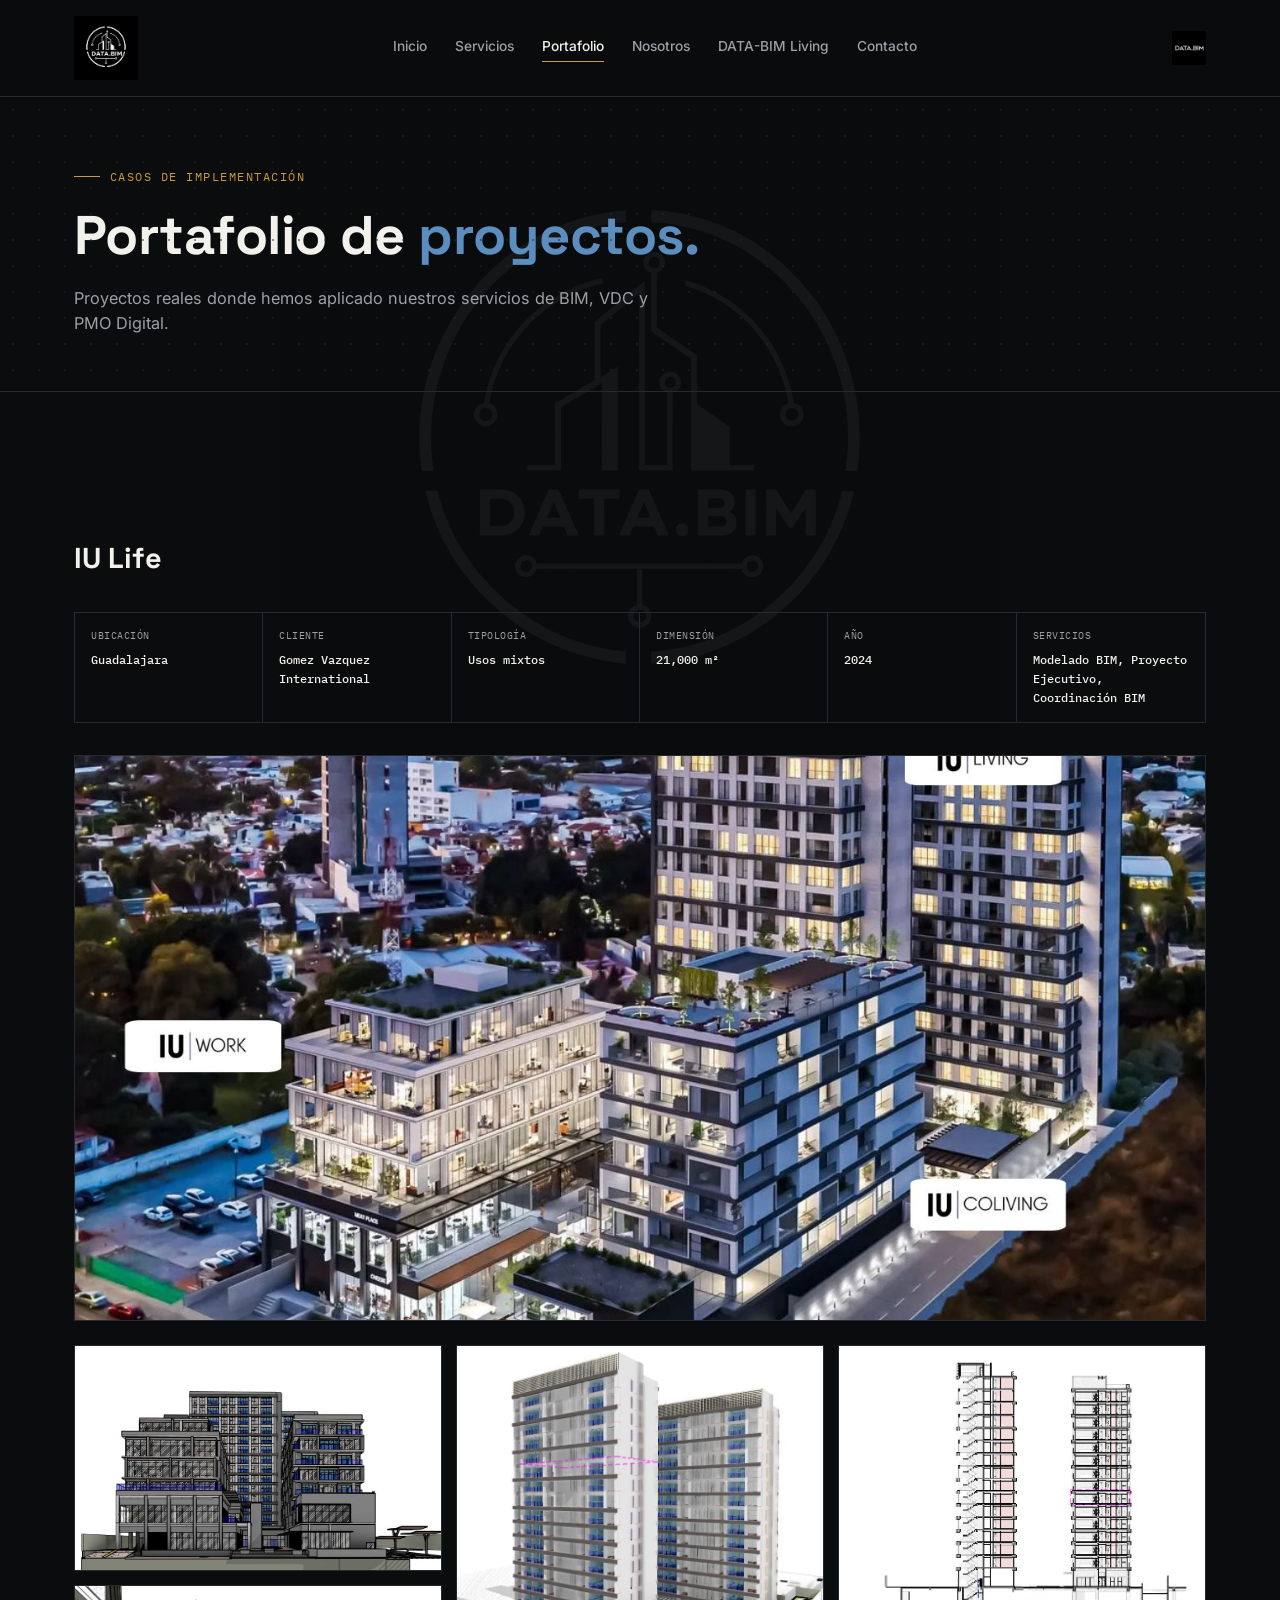
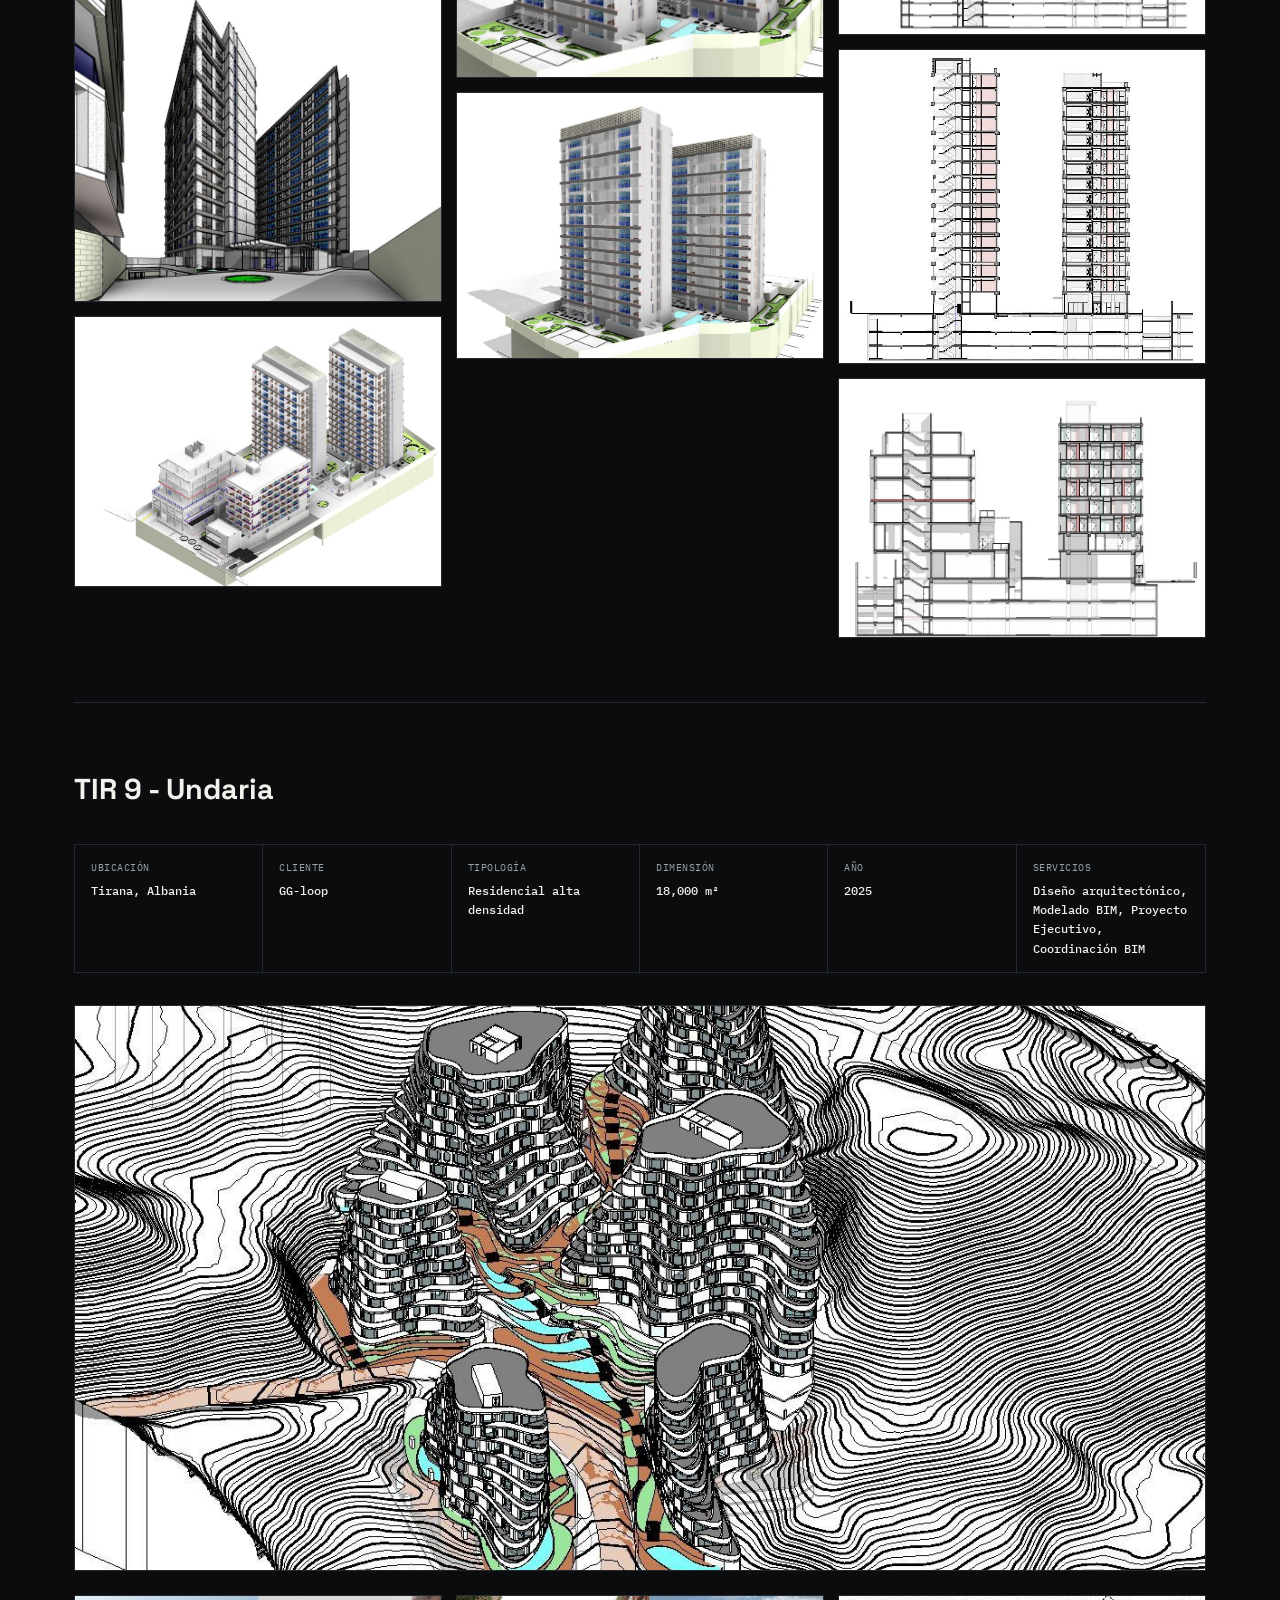
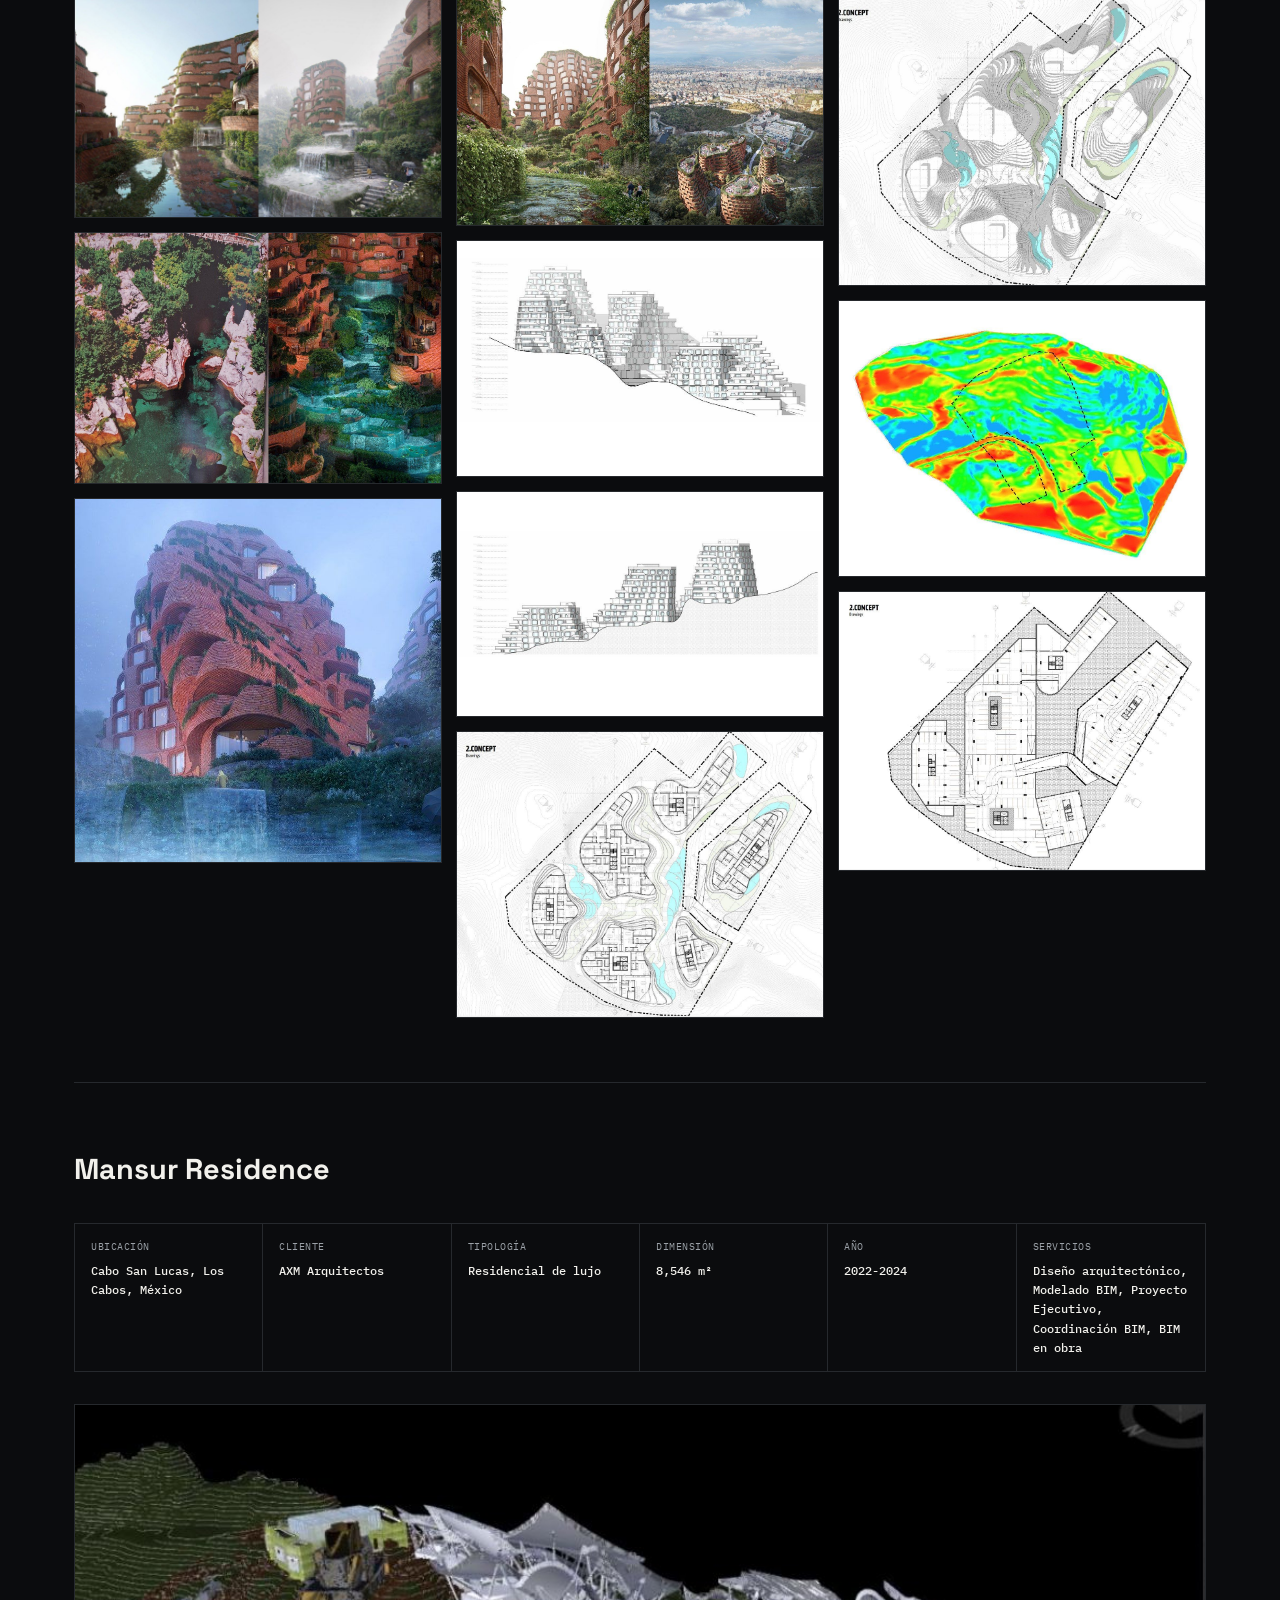
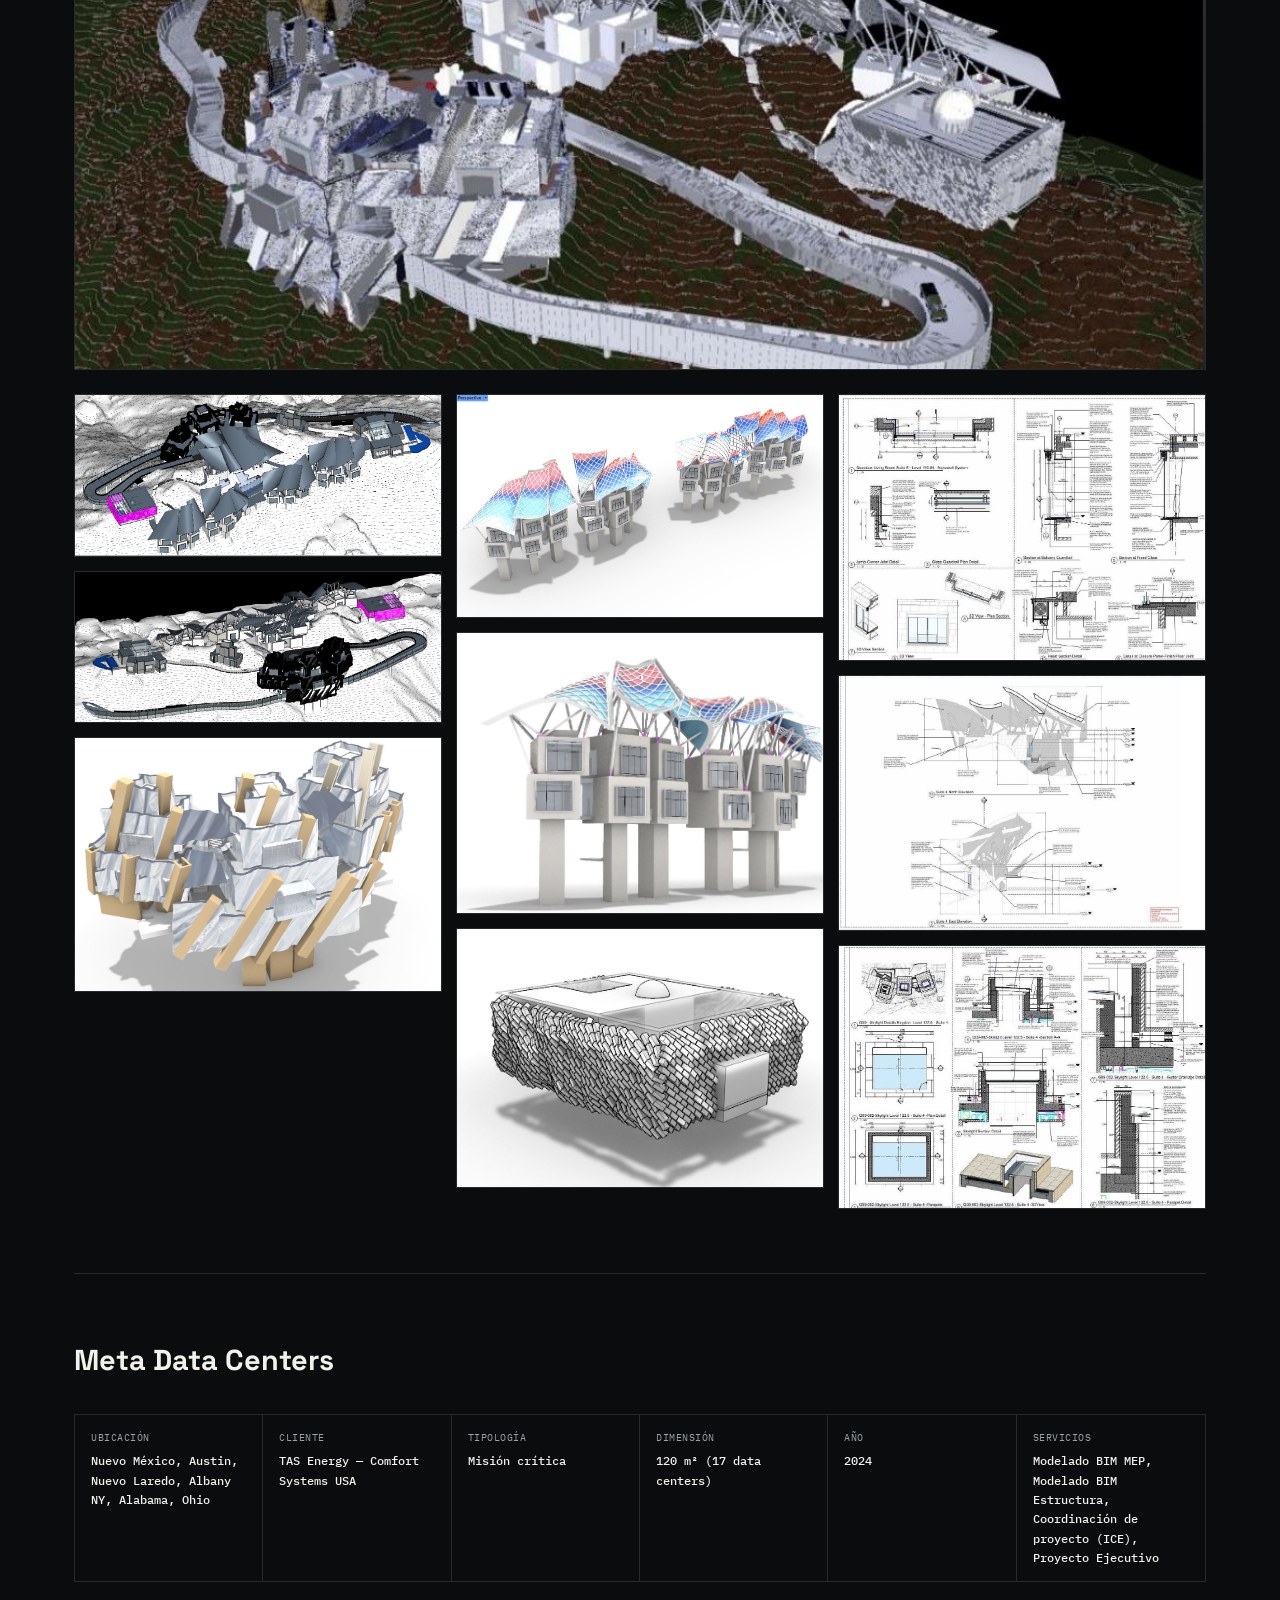
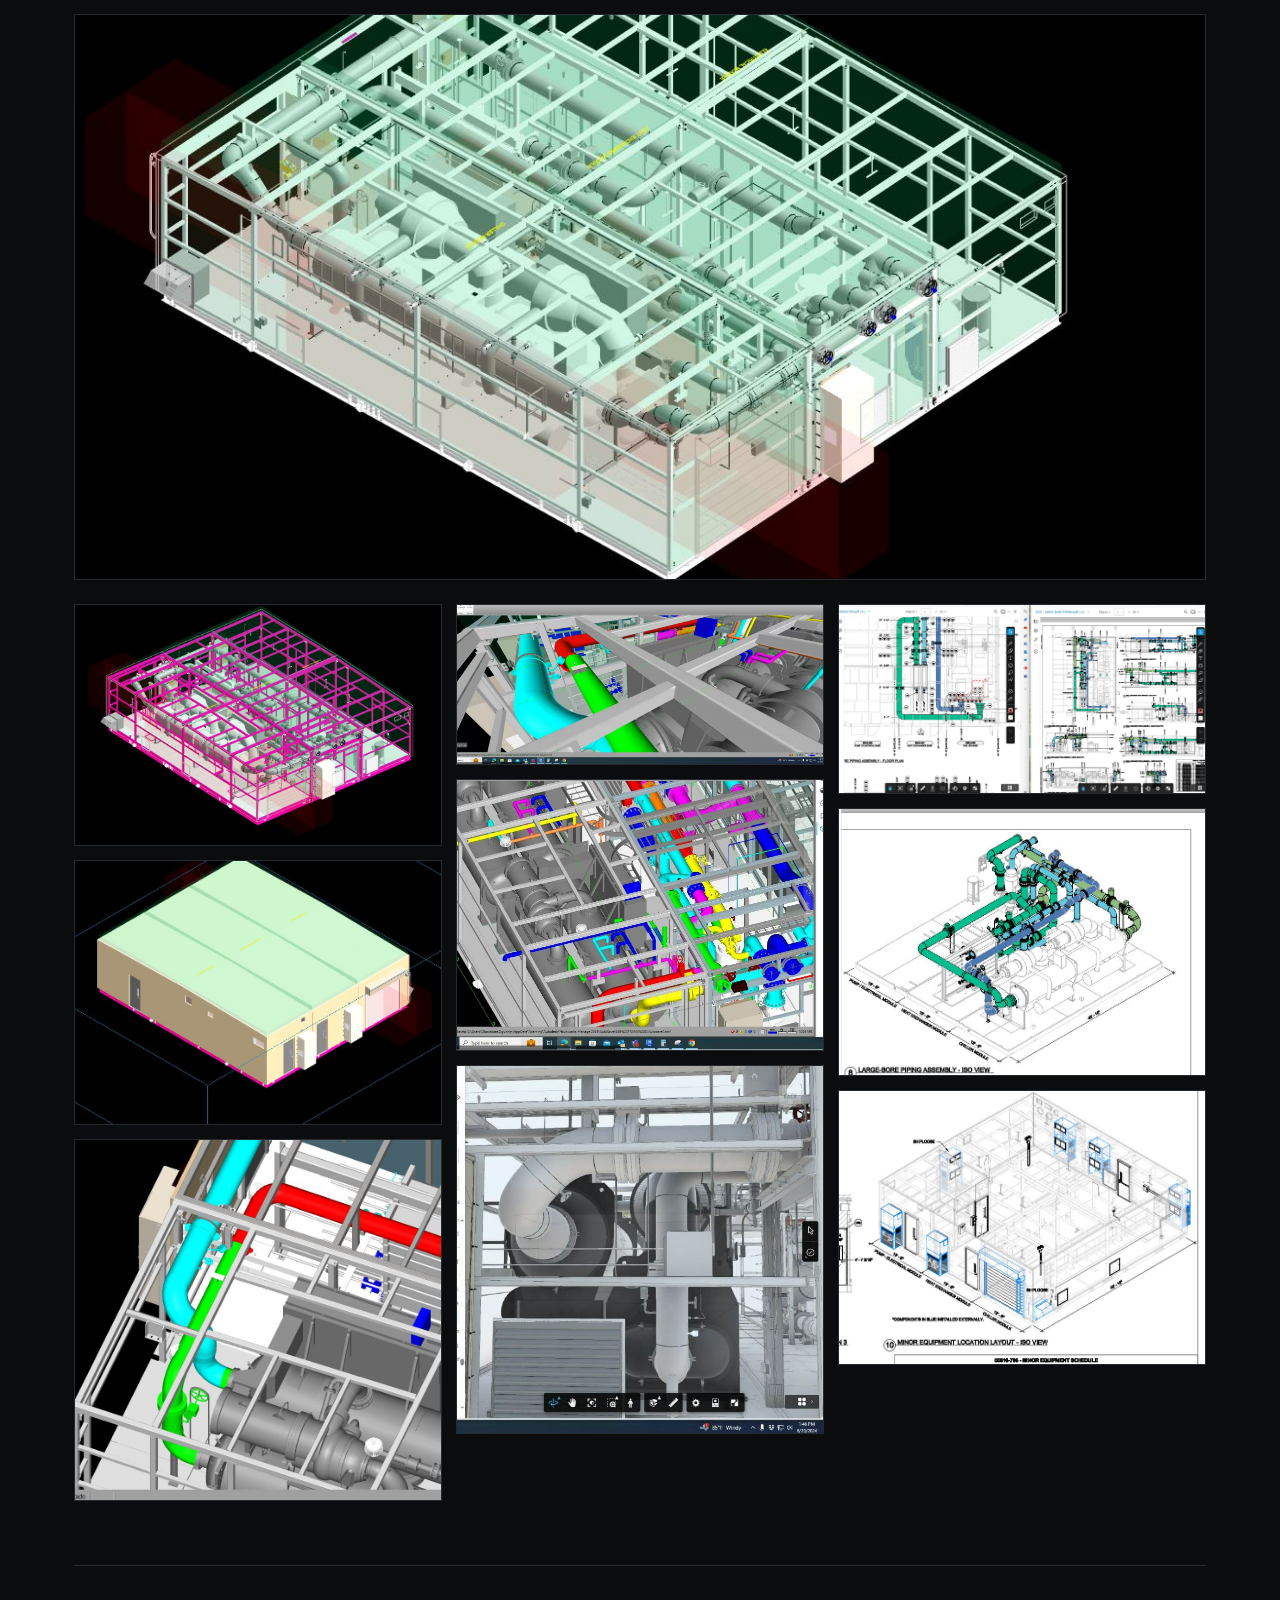
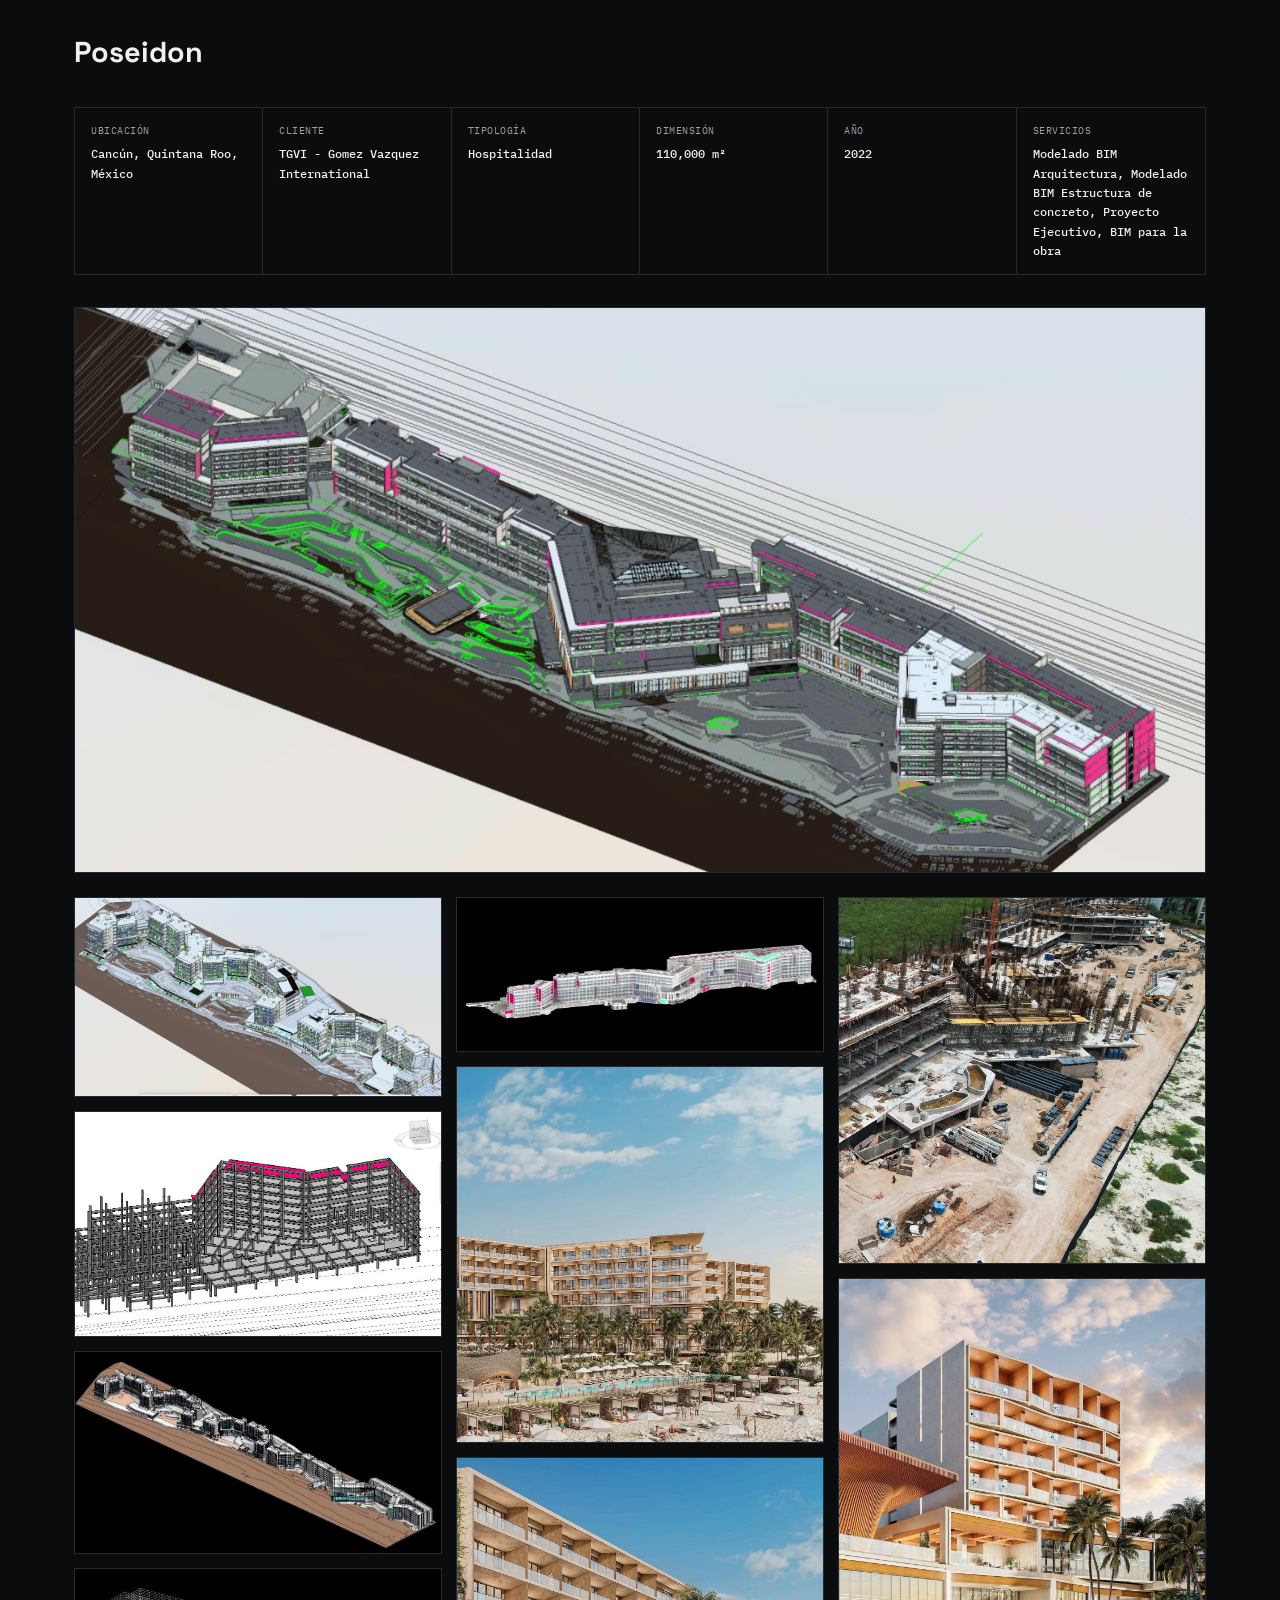
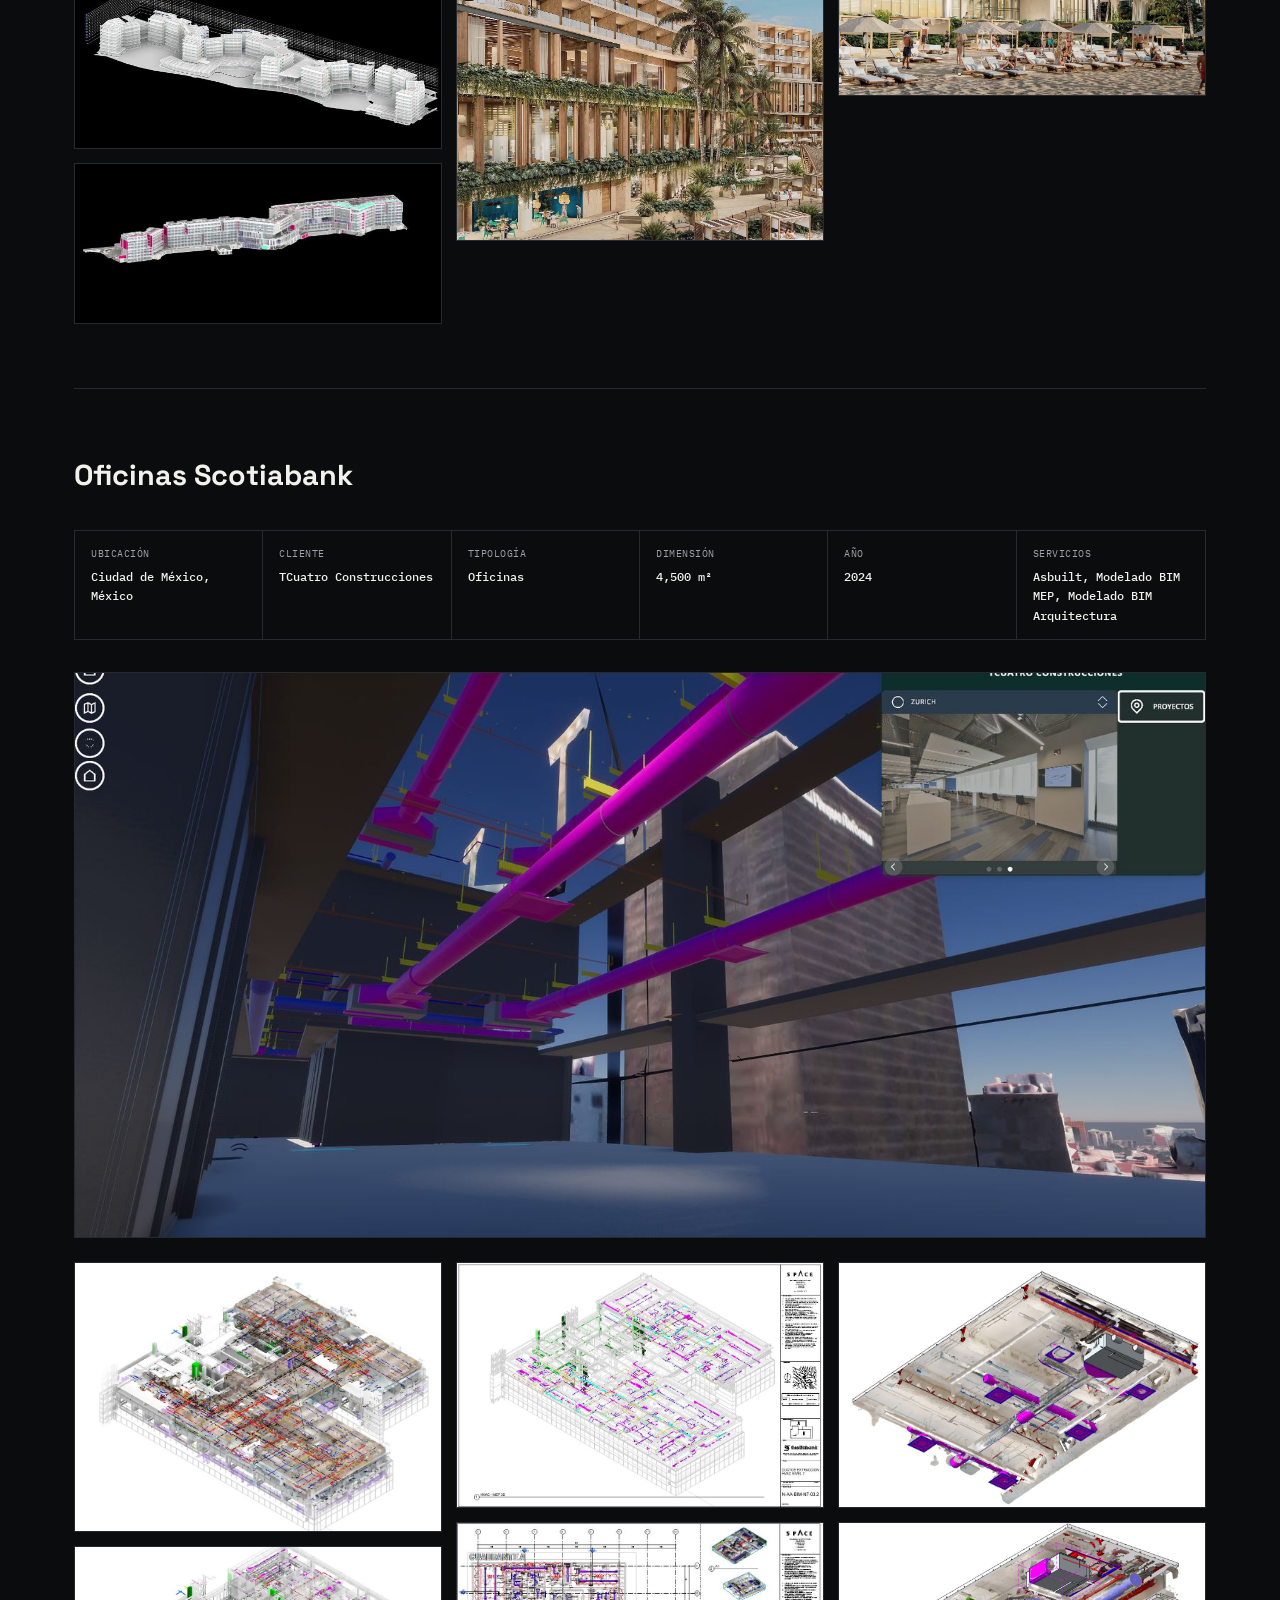
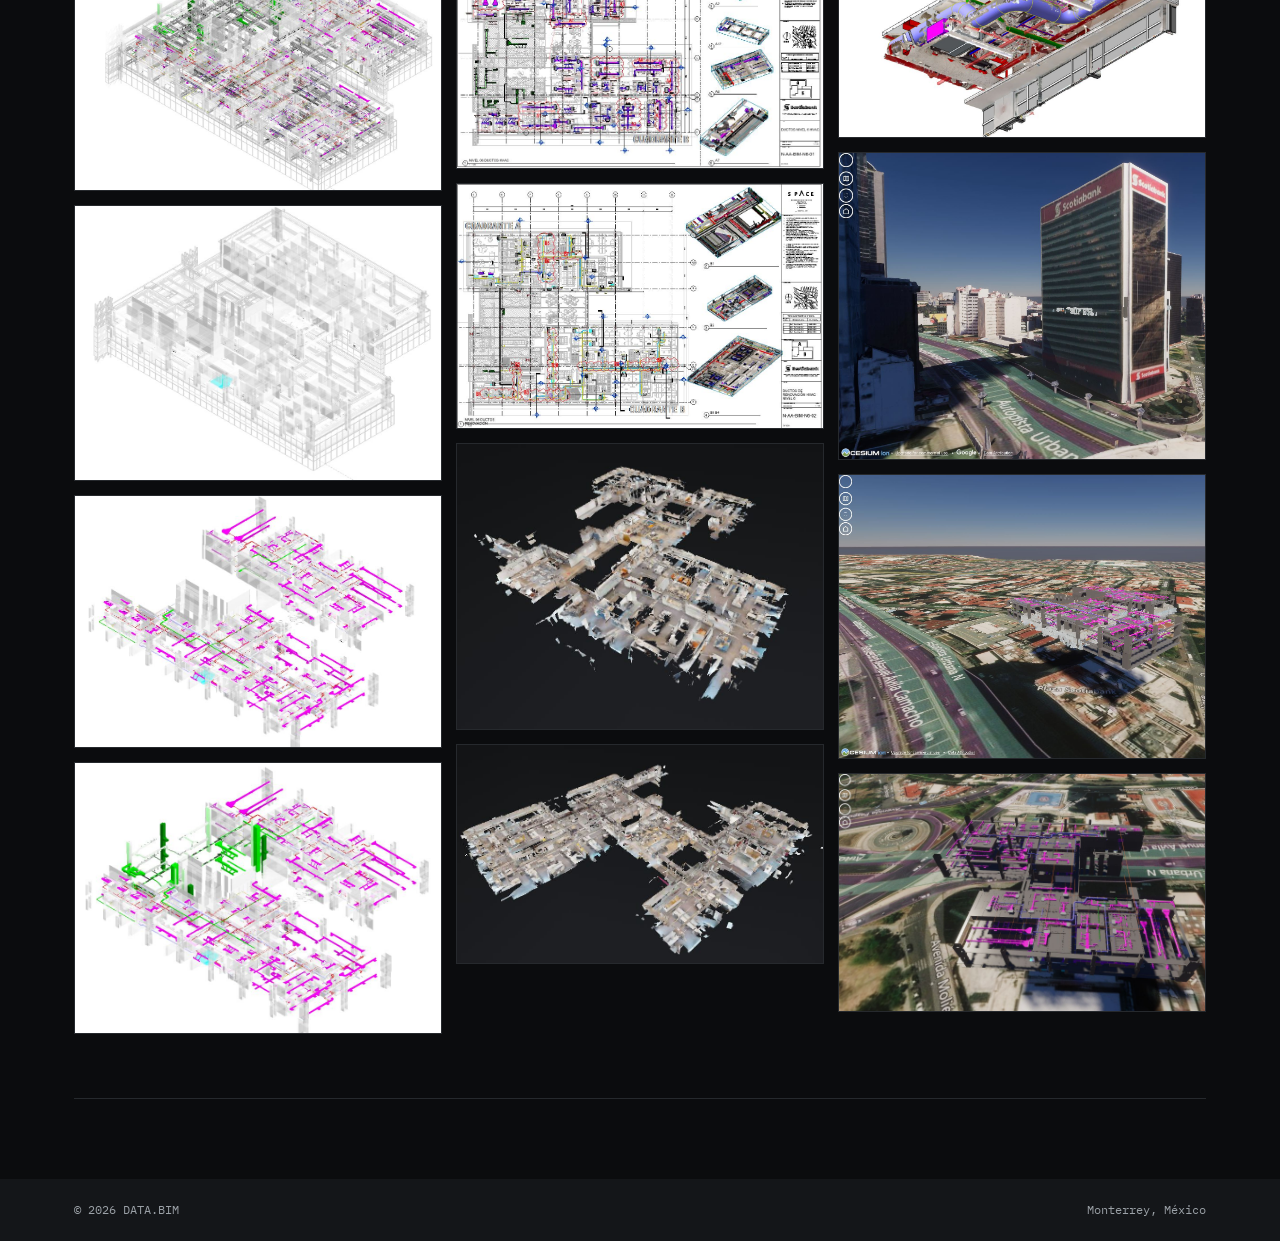
<file: portafolio.html>
<!DOCTYPE html>
<html lang="es">
<head>
<meta charset="UTF-8">
<meta name="viewport" content="width=device-width, initial-scale=1.0">
<title>Portafolio — DATA.BIM</title>
<link rel="preconnect" href="https://fonts.googleapis.com">
<link rel="preconnect" href="https://fonts.gstatic.com" crossorigin>
<link href="https://fonts.googleapis.com/css2?family=Space+Grotesk:wght@400;500;600;700&family=IBM+Plex+Mono:wght@400;500&family=Inter:wght@400;500;600&display=swap" rel="stylesheet">
<link rel="stylesheet" href="style.css">
</head>
<body>
<div class="page-watermark"><img src="assets/logo-mark.jpeg" alt=""></div>

<header>
  <div class="nav wrap">
    <a class="brand" href="index.html"><img src="assets/logo-mark.jpeg" alt="DATA.BIM logo"></a>
    <button class="menu-toggle" id="menuToggle" aria-label="Abrir menú"><span></span><span></span><span></span></button>
    <nav class="links" id="navLinks">
      <a href="index.html">Inicio</a>
      <a href="servicios.html">Servicios</a>
      <a href="portafolio.html" class="active">Portafolio</a>
      <a href="nosotros.html">Nosotros</a>
      <a href="living.html">DATA-BIM Living</a>
      <a href="contacto.html">Contacto</a>
    </nav>
    <a class="brand-word" href="index.html"><img src="assets/logo-wordmark.jpeg" alt="DATA.BIM"></a>
  </div>
</header>

<section class="page-hero">
  <div class="circuit-bg"></div>
  <div class="wrap">
    <div class="eyebrow">Casos de implementación</div>
    <h1>Portafolio de <em>proyectos.</em></h1>
    <p class="page-sub">Proyectos reales donde hemos aplicado nuestros servicios de BIM, VDC y PMO Digital.</p>
  </div>
</section>

<section>
  <div class="wrap">
    <div class="project-block">
      <div class="project-head">
        <h3>IU Life</h3>
      </div>

      <div class="project-specs">
        <div><span class="label">Ubicación</span><span class="val">Guadalajara</span></div>
        <div><span class="label">Cliente</span><span class="val">Gomez Vazquez International</span></div>
        <div><span class="label">Tipología</span><span class="val">Usos mixtos</span></div>
        <div><span class="label">Dimensión</span><span class="val">21,000 m²</span></div>
        <div><span class="label">Año</span><span class="val">2024</span></div>
        <div><span class="label">Servicios</span><span class="val">Modelado BIM, Proyecto Ejecutivo, Coordinación BIM</span></div>
      </div>

      <div class="project-cover">
        <img src="assets/portafolio/iu-life/9.jpg" alt="IU Life — render nocturno del conjunto">
      </div>

      <div class="project-masonry">
        <img src="assets/portafolio/iu-life/1.jpg" alt="IU Life — alzado del conjunto">
        <img src="assets/portafolio/iu-life/2.jpg" alt="IU Life — vista de acceso">
        <img src="assets/portafolio/iu-life/3.jpg" alt="IU Life — vista aérea del conjunto">
        <img src="assets/portafolio/iu-life/4.jpg" alt="IU Life — torres, vista exterior">
        <img src="assets/portafolio/iu-life/5.jpg" alt="IU Life — torres, vista exterior 2">
        <img src="assets/portafolio/iu-life/6.jpg" alt="IU Life — corte de conjunto 1">
        <img src="assets/portafolio/iu-life/7.jpg" alt="IU Life — corte de conjunto 2">
        <img src="assets/portafolio/iu-life/8.jpg" alt="IU Life — corte de conjunto 3">
      </div>
    </div>

    <div class="project-block">
      <div class="project-head">
        <h3>TIR 9 - Undaria</h3>
      </div>

      <div class="project-specs">
        <div><span class="label">Ubicación</span><span class="val">Tirana, Albania</span></div>
        <div><span class="label">Cliente</span><span class="val">GG-loop</span></div>
        <div><span class="label">Tipología</span><span class="val">Residencial alta densidad</span></div>
        <div><span class="label">Dimensión</span><span class="val">18,000 m²</span></div>
        <div><span class="label">Año</span><span class="val">2025</span></div>
        <div><span class="label">Servicios</span><span class="val">Diseño arquitectónico, Modelado BIM, Proyecto Ejecutivo, Coordinación BIM</span></div>
      </div>

      <div class="project-cover">
        <img src="assets/portafolio/tir9/cover.jpg" alt="TIR 9 Undaria — render de portada">
      </div>

      <div class="project-masonry">
        <img src="assets/portafolio/tir9/1.jpg" alt="TIR 9 Undaria — vista arquitectónica 1">
        <img src="assets/portafolio/tir9/2.jpg" alt="TIR 9 Undaria — vista arquitectónica 2">
        <img src="assets/portafolio/tir9/3.jpg" alt="TIR 9 Undaria — vista arquitectónica 3">
        <img src="assets/portafolio/tir9/4.jpg" alt="TIR 9 Undaria — vista arquitectónica 4">
        <img src="assets/portafolio/tir9/5.jpg" alt="TIR 9 Undaria — elevación 1">
        <img src="assets/portafolio/tir9/6.jpg" alt="TIR 9 Undaria — elevación 2">
        <img src="assets/portafolio/tir9/7.jpg" alt="TIR 9 Undaria — planta">
        <img src="assets/portafolio/tir9/8.jpg" alt="TIR 9 Undaria — planta de sitio">
        <img src="assets/portafolio/tir9/9.jpg" alt="TIR 9 Undaria — emplazamiento">
        <img src="assets/portafolio/tir9/10.jpg" alt="TIR 9 Undaria — estacionamiento">
      </div>
    </div>

    <div class="project-block">
      <div class="project-head">
        <h3>Mansur Residence</h3>
      </div>

      <div class="project-specs">
        <div><span class="label">Ubicación</span><span class="val">Cabo San Lucas, Los Cabos, México</span></div>
        <div><span class="label">Cliente</span><span class="val">AXM Arquitectos</span></div>
        <div><span class="label">Tipología</span><span class="val">Residencial de lujo</span></div>
        <div><span class="label">Dimensión</span><span class="val">8,546 m²</span></div>
        <div><span class="label">Año</span><span class="val">2022-2024</span></div>
        <div><span class="label">Servicios</span><span class="val">Diseño arquitectónico, Modelado BIM, Proyecto Ejecutivo, Coordinación BIM, BIM en obra</span></div>
      </div>

      <div class="project-cover">
        <img src="assets/portafolio/mansur/cover.jpg" alt="Mansur Residence — render aéreo del sitio">
      </div>

      <div class="project-masonry">
        <img src="assets/portafolio/mansur/1.jpg" alt="Mansur Residence — estudio volumétrico del sitio 1">
        <img src="assets/portafolio/mansur/2.jpg" alt="Mansur Residence — estudio volumétrico del sitio 2">
        <img src="assets/portafolio/mansur/3.jpg" alt="Mansur Residence — estudio de fachada envolvente">
        <img src="assets/portafolio/mansur/4.jpg" alt="Mansur Residence — estructura y cubiertas 1">
        <img src="assets/portafolio/mansur/5.jpg" alt="Mansur Residence — estructura y cubiertas 2">
        <img src="assets/portafolio/mansur/6.jpg" alt="Mansur Residence — detalle de cubierta en piedra">
        <img src="assets/portafolio/mansur/7.jpg" alt="Mansur Residence — planos de detalle constructivo">
        <img src="assets/portafolio/mansur/8.jpg" alt="Mansur Residence — planos de skylight">
        <img src="assets/portafolio/mansur/9.jpg" alt="Mansur Residence — elevaciones de detalle">
      </div>
    </div>

    <div class="project-block">
      <div class="project-head">
        <h3>Meta Data Centers</h3>
      </div>

      <div class="project-specs">
        <div><span class="label">Ubicación</span><span class="val">Nuevo México, Austin, Nuevo Laredo, Albany NY, Alabama, Ohio</span></div>
        <div><span class="label">Cliente</span><span class="val">TAS Energy — Comfort Systems USA</span></div>
        <div><span class="label">Tipología</span><span class="val">Misión crítica</span></div>
        <div><span class="label">Dimensión</span><span class="val">120 m² (17 data centers)</span></div>
        <div><span class="label">Año</span><span class="val">2024</span></div>
        <div><span class="label">Servicios</span><span class="val">Modelado BIM MEP, Modelado BIM Estructura, Coordinación de proyecto (ICE), Proyecto Ejecutivo</span></div>
      </div>

      <div class="project-cover">
        <img src="assets/portafolio/meta-dc/cover.jpg" alt="Meta Data Centers — módulo MEP completo">
      </div>

      <div class="project-masonry">
        <img src="assets/portafolio/meta-dc/1.jpg" alt="Meta Data Centers — coordinación estructural resaltada">
        <img src="assets/portafolio/meta-dc/2.jpg" alt="Meta Data Centers — módulo exterior">
        <img src="assets/portafolio/meta-dc/3.jpg" alt="Meta Data Centers — coordinación de tuberías 1">
        <img src="assets/portafolio/meta-dc/4.jpg" alt="Meta Data Centers — coordinación de tuberías 2">
        <img src="assets/portafolio/meta-dc/5.jpg" alt="Meta Data Centers — coordinación MEP general">
        <img src="assets/portafolio/meta-dc/6.jpg" alt="Meta Data Centers — vista de equipos mecánicos">
        <img src="assets/portafolio/meta-dc/7.jpg" alt="Meta Data Centers — planos de tubería large-bore">
        <img src="assets/portafolio/meta-dc/8.jpg" alt="Meta Data Centers — isométrico de ensamble de tubería">
        <img src="assets/portafolio/meta-dc/9.jpg" alt="Meta Data Centers — layout de equipo menor">
      </div>
    </div>

    <div class="project-block">
      <div class="project-head">
        <h3>Poseidon</h3>
      </div>

      <div class="project-specs">
        <div><span class="label">Ubicación</span><span class="val">Cancún, Quintana Roo, México</span></div>
        <div><span class="label">Cliente</span><span class="val">TGVI - Gomez Vazquez International</span></div>
        <div><span class="label">Tipología</span><span class="val">Hospitalidad</span></div>
        <div><span class="label">Dimensión</span><span class="val">110,000 m²</span></div>
        <div><span class="label">Año</span><span class="val">2022</span></div>
        <div><span class="label">Servicios</span><span class="val">Modelado BIM Arquitectura, Modelado BIM Estructura de concreto, Proyecto Ejecutivo, BIM para la obra</span></div>
      </div>

      <div class="project-cover">
        <img src="assets/portafolio/poseidon/cover.jpg" alt="Poseidon — render del conjunto">
      </div>

      <div class="project-masonry">
        <img src="assets/portafolio/poseidon/1.jpg" alt="Poseidon — vista del proyecto 1">
        <img src="assets/portafolio/poseidon/2.jpg" alt="Poseidon — vista del proyecto 2">
        <img src="assets/portafolio/poseidon/3.jpg" alt="Poseidon — modelo BIM 1">
        <img src="assets/portafolio/poseidon/4.jpg" alt="Poseidon — modelo BIM 2">
        <img src="assets/portafolio/poseidon/5.jpg" alt="Poseidon — modelo BIM 3">
        <img src="assets/portafolio/poseidon/6.jpg" alt="Poseidon — modelo BIM 4">
        <img src="assets/portafolio/poseidon/7.jpeg" alt="Poseidon — avance de obra 1">
        <img src="assets/portafolio/poseidon/8.jpeg" alt="Poseidon — avance de obra 2">
        <img src="assets/portafolio/poseidon/9.jpeg" alt="Poseidon — avance de obra 3">
        <img src="assets/portafolio/poseidon/10.jpeg" alt="Poseidon — avance de obra 4">
      </div>
    </div>

    <div class="project-block">
      <div class="project-head">
        <h3>Oficinas Scotiabank</h3>
      </div>

      <div class="project-specs">
        <div><span class="label">Ubicación</span><span class="val">Ciudad de México, México</span></div>
        <div><span class="label">Cliente</span><span class="val">TCuatro Construcciones</span></div>
        <div><span class="label">Tipología</span><span class="val">Oficinas</span></div>
        <div><span class="label">Dimensión</span><span class="val">4,500 m²</span></div>
        <div><span class="label">Año</span><span class="val">2024</span></div>
        <div><span class="label">Servicios</span><span class="val">Asbuilt, Modelado BIM MEP, Modelado BIM Arquitectura</span></div>
      </div>

      <div class="project-cover">
        <img src="assets/portafolio/scotia-oficinas/cover.jpg" alt="Oficinas Scotiabank — modelo BIM general">
      </div>

      <div class="project-masonry">
        <img src="assets/portafolio/scotia-oficinas/1.jpg" alt="Oficinas Scotiabank — modelo BIM 1">
        <img src="assets/portafolio/scotia-oficinas/2.jpg" alt="Oficinas Scotiabank — modelo BIM 2">
        <img src="assets/portafolio/scotia-oficinas/3.jpg" alt="Oficinas Scotiabank — coordinación MEP 1">
        <img src="assets/portafolio/scotia-oficinas/4.jpg" alt="Oficinas Scotiabank — coordinación MEP 2">
        <img src="assets/portafolio/scotia-oficinas/5.jpg" alt="Oficinas Scotiabank — coordinación MEP 3">
        <img src="assets/portafolio/scotia-oficinas/6.jpg" alt="Oficinas Scotiabank — coordinación MEP 4">
        <img src="assets/portafolio/scotia-oficinas/7.jpg" alt="Oficinas Scotiabank — modelo de arquitectura 1">
        <img src="assets/portafolio/scotia-oficinas/8.jpg" alt="Oficinas Scotiabank — modelo de arquitectura 2">
        <img src="assets/portafolio/scotia-oficinas/9.jpg" alt="Oficinas Scotiabank — detalle de instalaciones 1">
        <img src="assets/portafolio/scotia-oficinas/10.jpg" alt="Oficinas Scotiabank — detalle de instalaciones 2">
        <img src="assets/portafolio/scotia-oficinas/11.jpg" alt="Oficinas Scotiabank — detalle de instalaciones 3">
        <img src="assets/portafolio/scotia-oficinas/12.jpg" alt="Oficinas Scotiabank — asbuilt 1">
        <img src="assets/portafolio/scotia-oficinas/13.jpg" alt="Oficinas Scotiabank — asbuilt 2">
        <img src="assets/portafolio/scotia-oficinas/14.jpg" alt="Oficinas Scotiabank — asbuilt 3">
        <img src="assets/portafolio/scotia-oficinas/15.jpg" alt="Oficinas Scotiabank — vista general del modelo">
      </div>
    </div>
  </div>
</section>

<footer>
  <div class="wrap footer-wrap">
    <span>© 2026 DATA.BIM</span>
    <span>Monterrey, México</span>
  </div>
</footer>

<script>
  const toggle = document.getElementById('menuToggle');
  const links = document.getElementById('navLinks');
  toggle.addEventListener('click', () => links.classList.toggle('open'));
  links.querySelectorAll('a').forEach(a => a.addEventListener('click', () => links.classList.remove('open')));
</script>
</body>
</html>
</file>
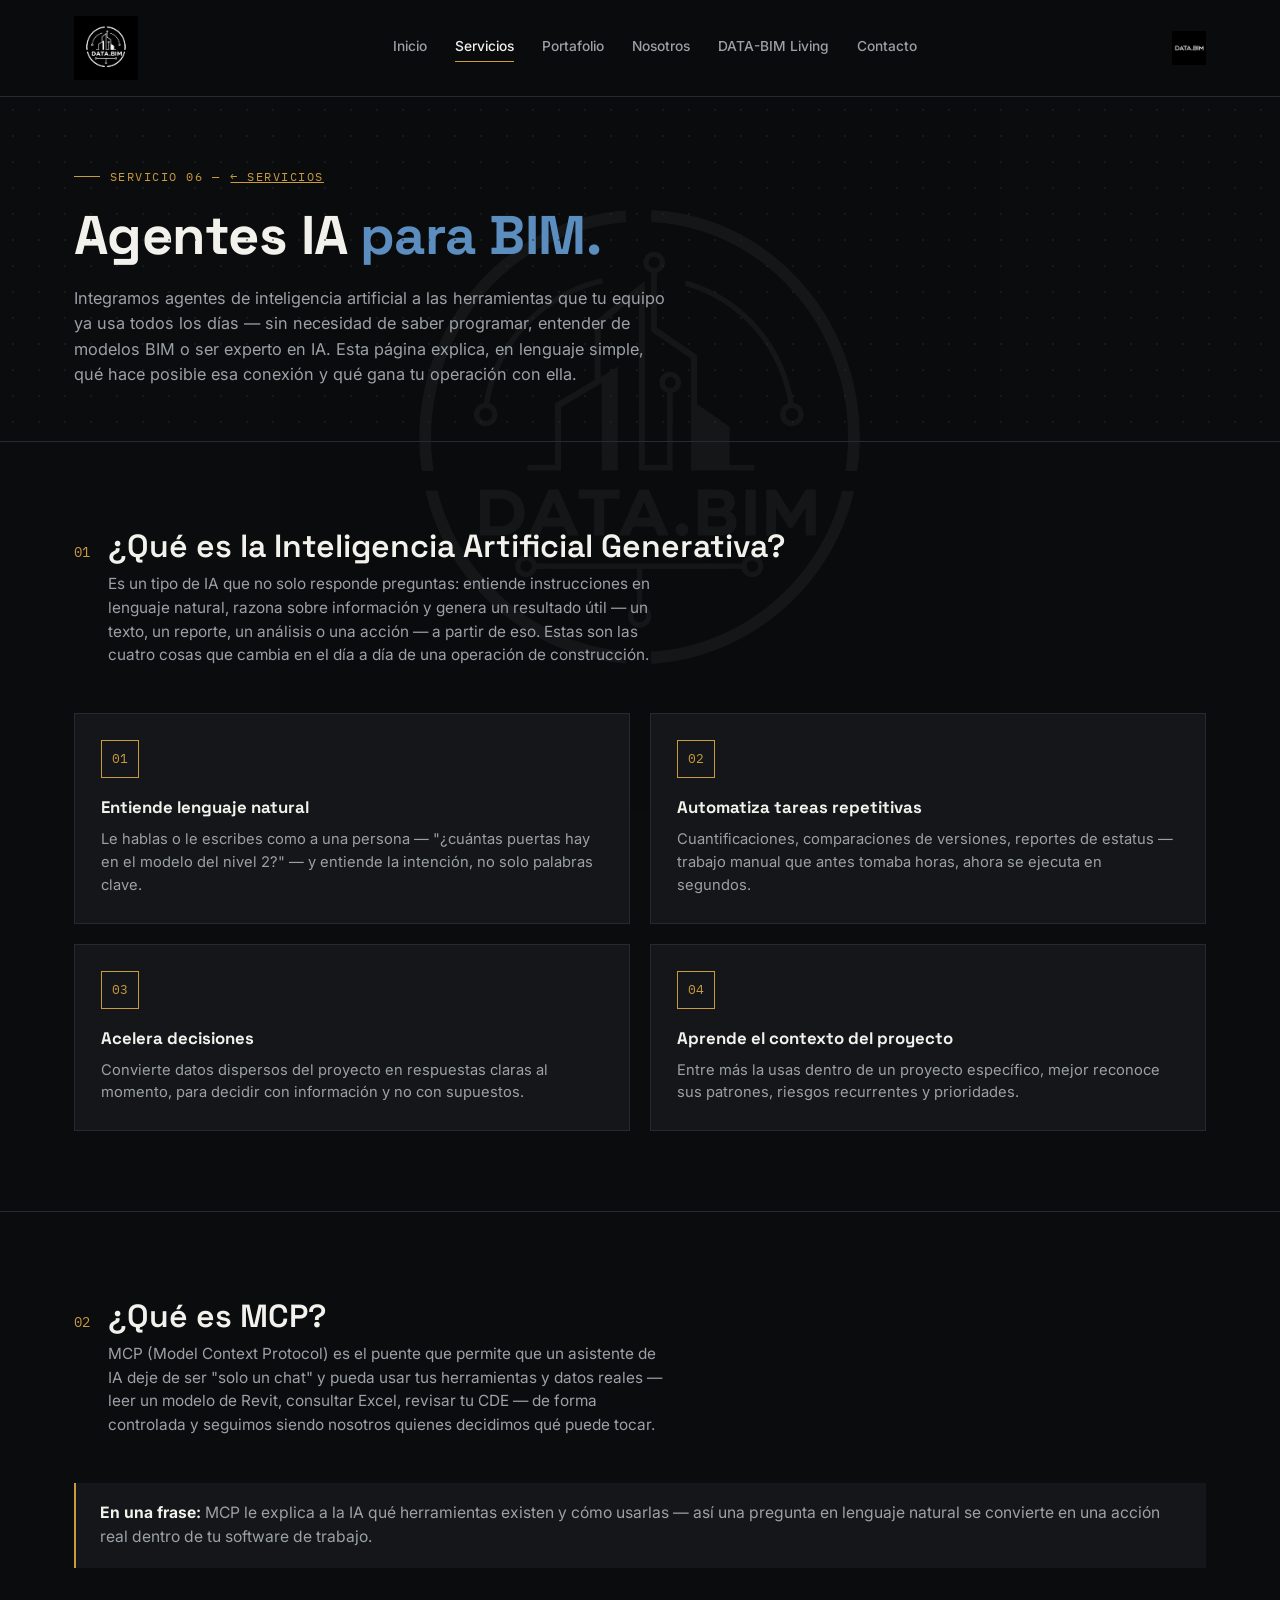
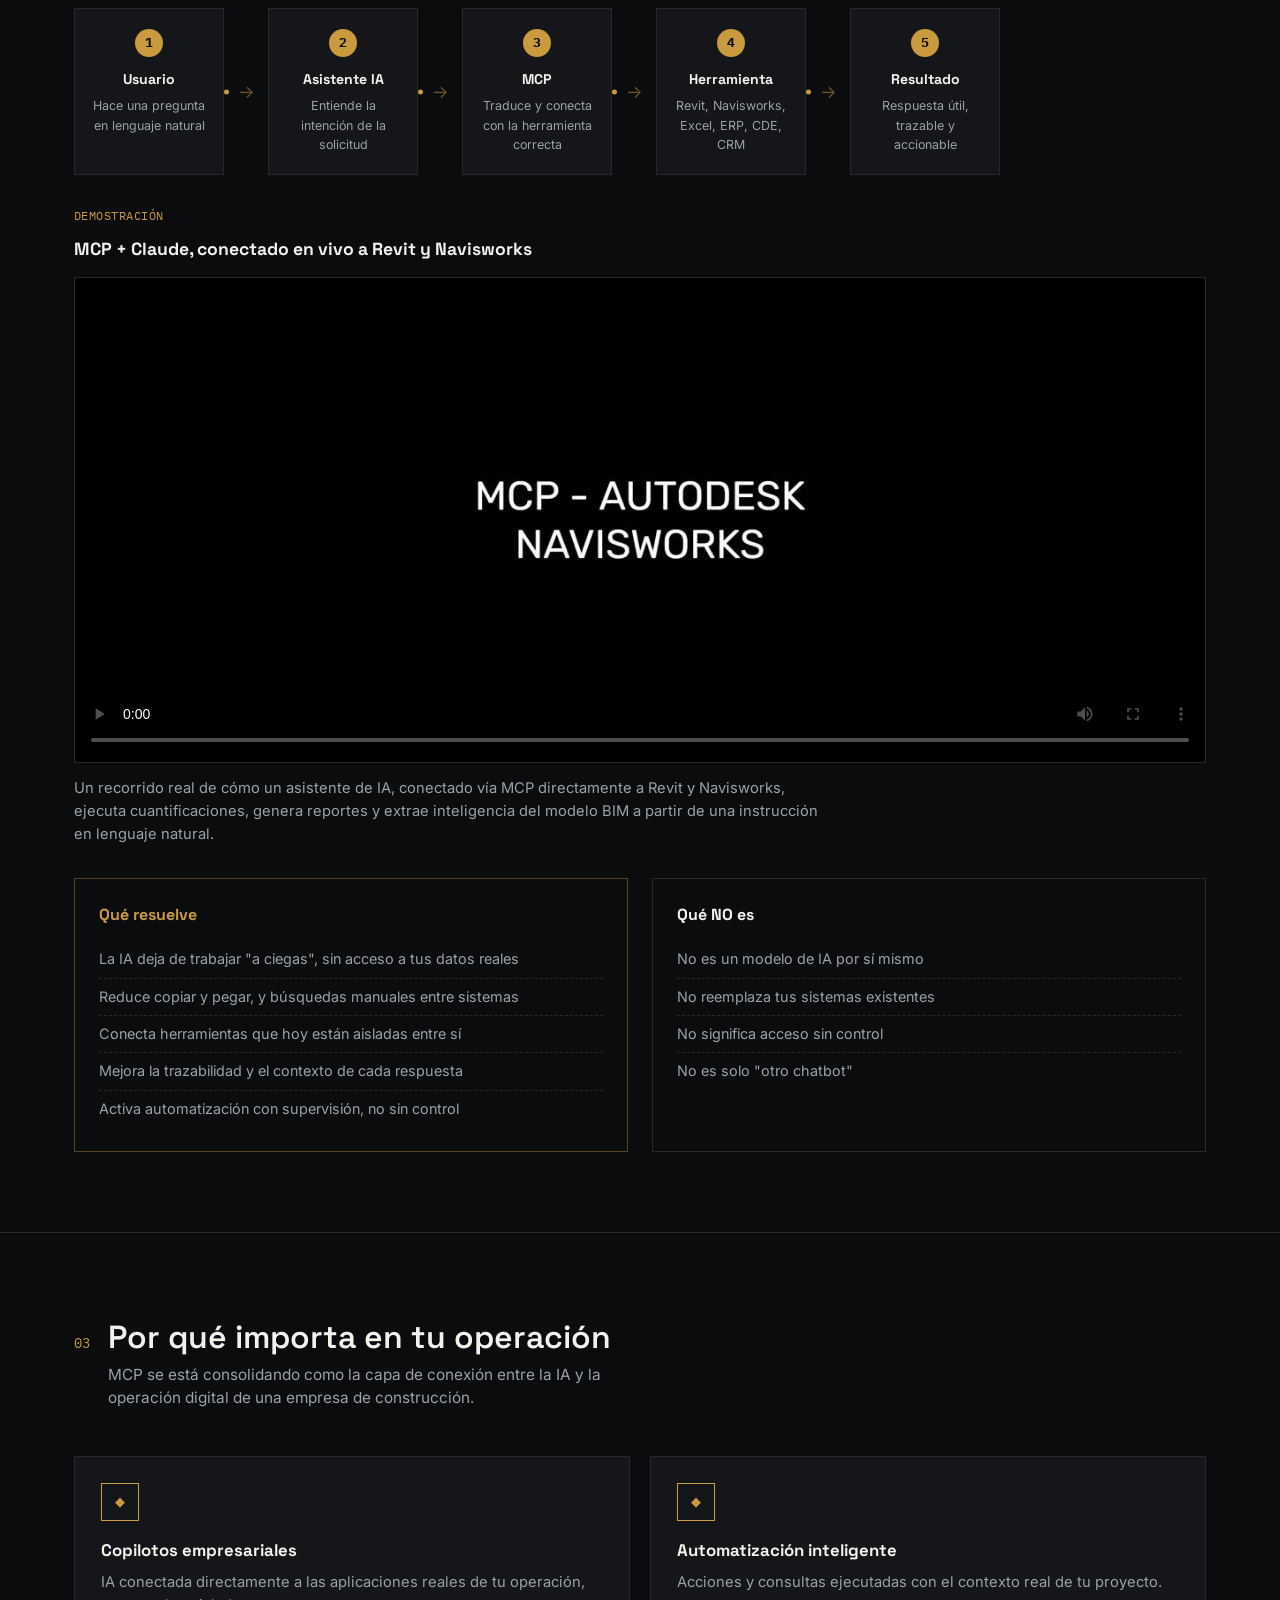
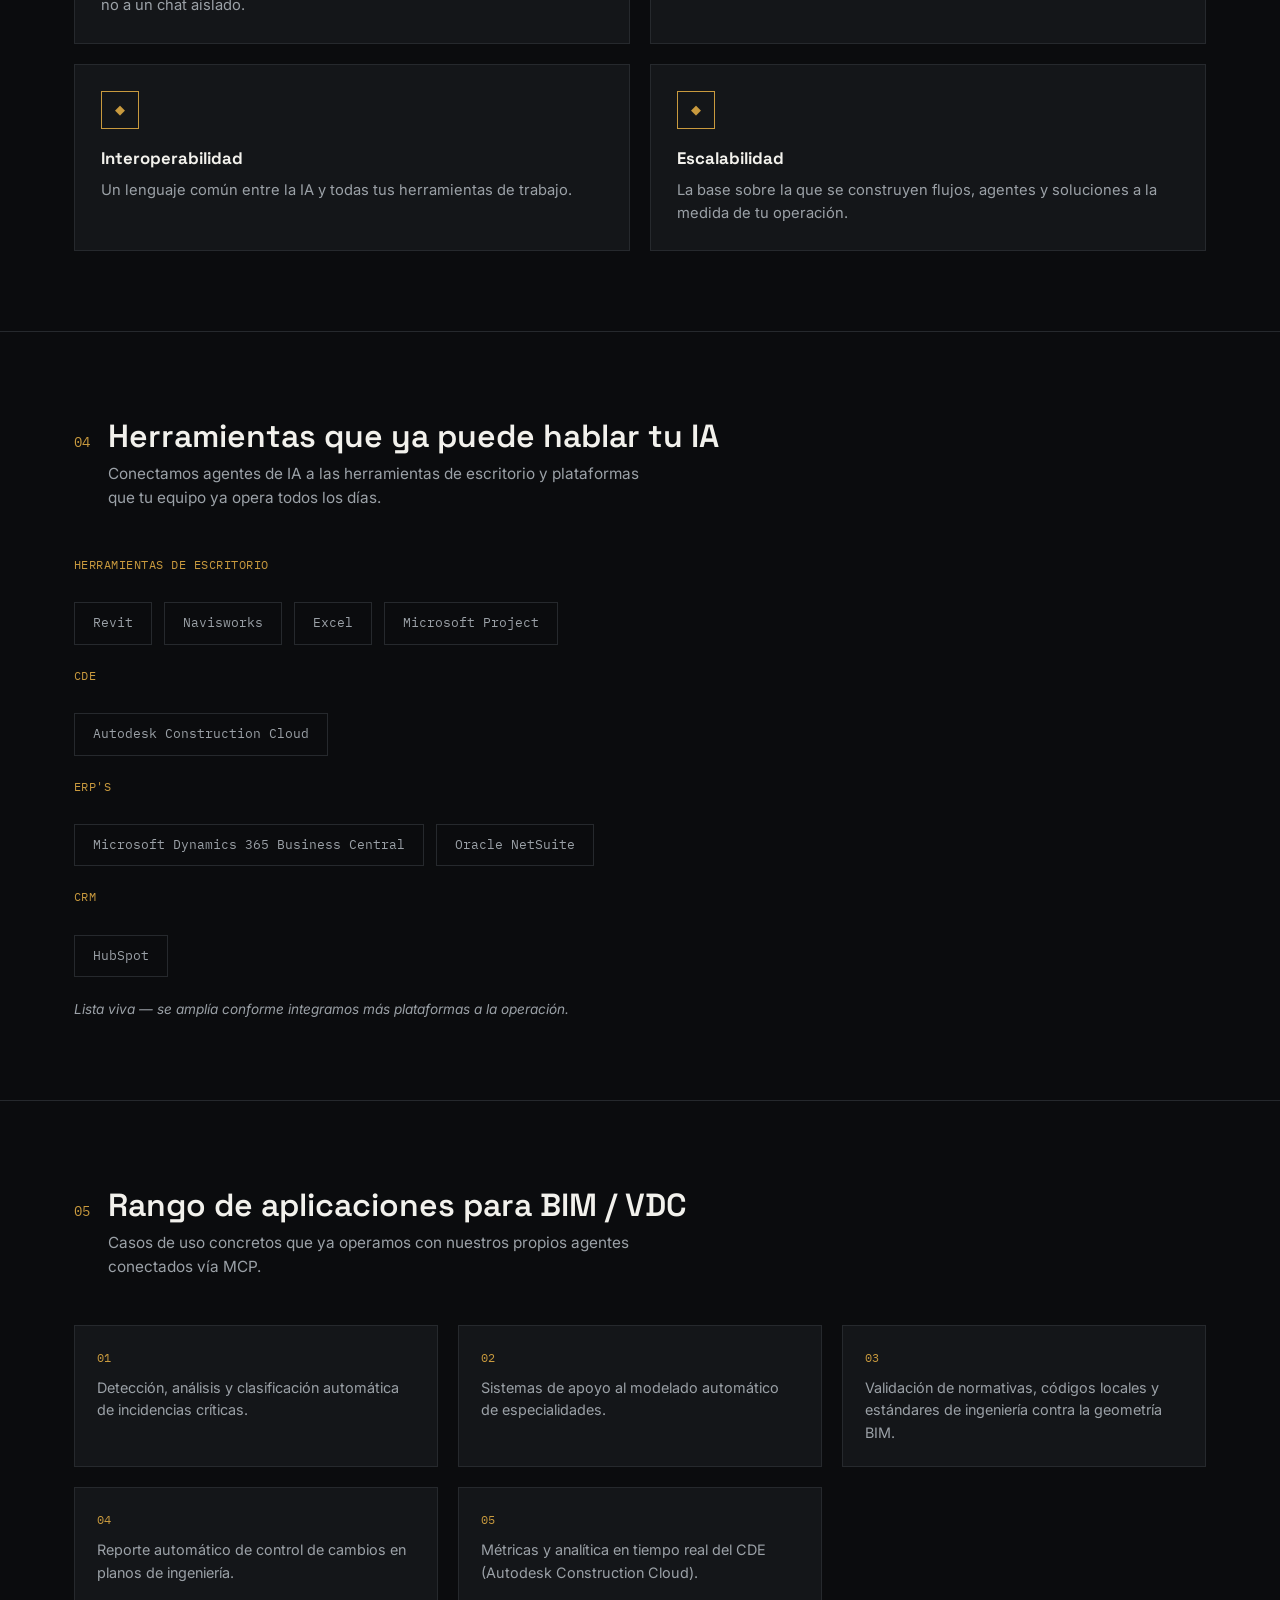
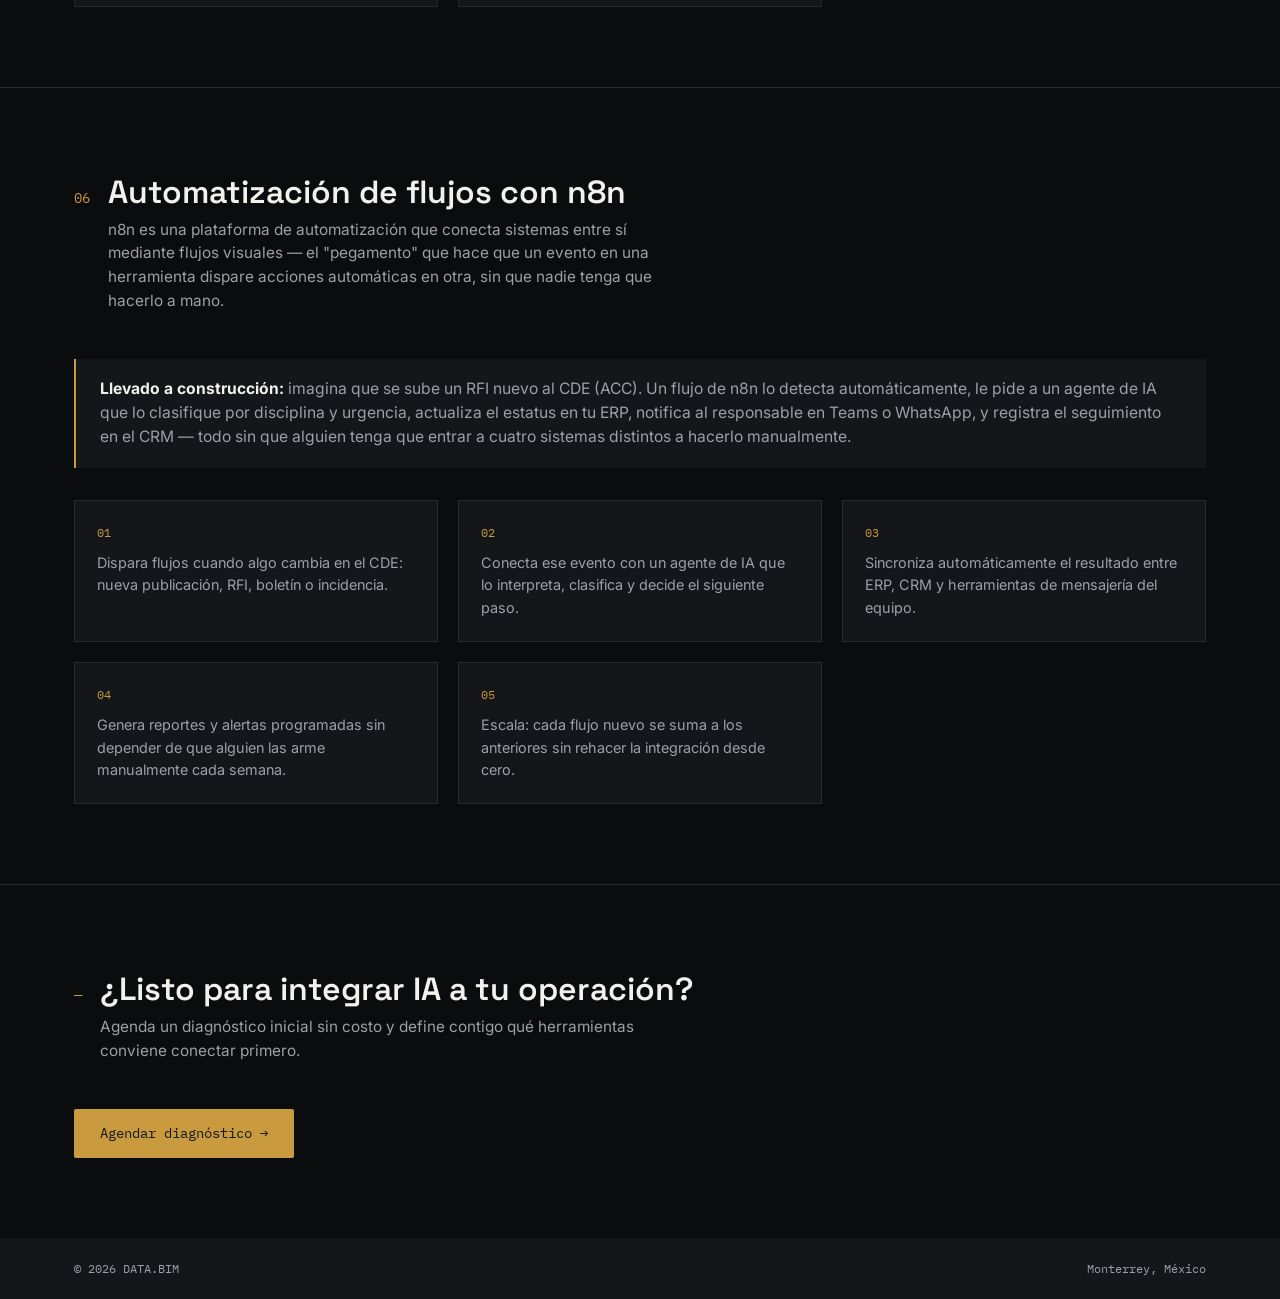
<file: servicio-agentes-ia.html>
<!DOCTYPE html>
<html lang="es">
<head>
<meta charset="UTF-8">
<meta name="viewport" content="width=device-width, initial-scale=1.0">
<title>Agentes IA para BIM — DATA.BIM</title>
<link rel="preconnect" href="https://fonts.googleapis.com">
<link rel="preconnect" href="https://fonts.gstatic.com" crossorigin>
<link href="https://fonts.googleapis.com/css2?family=Space+Grotesk:wght@400;500;600;700&family=IBM+Plex+Mono:wght@400;500&family=Inter:wght@400;500;600&display=swap" rel="stylesheet">
<link rel="stylesheet" href="style.css">
</head>
<body>
<div class="page-watermark"><img src="assets/logo-mark.jpeg" alt=""></div>

<header>
  <div class="nav wrap">
    <a class="brand" href="index.html"><img src="assets/logo-mark.jpeg" alt="DATA.BIM logo"></a>
    <button class="menu-toggle" id="menuToggle" aria-label="Abrir menú"><span></span><span></span><span></span></button>
    <nav class="links" id="navLinks">
      <a href="index.html">Inicio</a>
      <a href="servicios.html" class="active">Servicios</a>
      <a href="portafolio.html">Portafolio</a>
      <a href="nosotros.html">Nosotros</a>
      <a href="living.html">DATA-BIM Living</a>
      <a href="contacto.html">Contacto</a>
    </nav>
    <a class="brand-word" href="index.html"><img src="assets/logo-wordmark.jpeg" alt="DATA.BIM"></a>
  </div>
</header>

<section class="page-hero">
  <div class="circuit-bg"></div>
  <div class="wrap">
    <div class="eyebrow">Servicio 06 — <a href="servicios.html" style="color:var(--gold);">← Servicios</a></div>
    <h1>Agentes IA <em>para BIM.</em></h1>
    <p class="page-sub">Integramos agentes de inteligencia artificial a las herramientas que tu equipo ya usa todos los días — sin necesidad de saber programar, entender de modelos BIM o ser experto en IA. Esta página explica, en lenguaje simple, qué hace posible esa conexión y qué gana tu operación con ella.</p>
  </div>
</section>

<section>
  <div class="wrap">
    <div class="sec-head reveal">
      <span class="sec-num">01</span>
      <div>
        <div class="sec-title">¿Qué es la Inteligencia Artificial Generativa?</div>
        <p class="sec-desc">Es un tipo de IA que no solo responde preguntas: entiende instrucciones en lenguaje natural, razona sobre información y genera un resultado útil — un texto, un reporte, un análisis o una acción — a partir de eso. Estas son las cuatro cosas que cambia en el día a día de una operación de construcción.</p>
      </div>
    </div>

    <div class="ai-bullet-grid">
      <div class="ai-bullet reveal">
        <div class="ai-bullet-ico">01</div>
        <h4>Entiende lenguaje natural</h4>
        <p>Le hablas o le escribes como a una persona — "¿cuántas puertas hay en el modelo del nivel 2?" — y entiende la intención, no solo palabras clave.</p>
      </div>
      <div class="ai-bullet reveal">
        <div class="ai-bullet-ico">02</div>
        <h4>Automatiza tareas repetitivas</h4>
        <p>Cuantificaciones, comparaciones de versiones, reportes de estatus — trabajo manual que antes tomaba horas, ahora se ejecuta en segundos.</p>
      </div>
      <div class="ai-bullet reveal">
        <div class="ai-bullet-ico">03</div>
        <h4>Acelera decisiones</h4>
        <p>Convierte datos dispersos del proyecto en respuestas claras al momento, para decidir con información y no con supuestos.</p>
      </div>
      <div class="ai-bullet reveal">
        <div class="ai-bullet-ico">04</div>
        <h4>Aprende el contexto del proyecto</h4>
        <p>Entre más la usas dentro de un proyecto específico, mejor reconoce sus patrones, riesgos recurrentes y prioridades.</p>
      </div>
    </div>
  </div>
</section>

<section>
  <div class="wrap">
    <div class="sec-head reveal">
      <span class="sec-num">02</span>
      <div>
        <div class="sec-title">¿Qué es MCP?</div>
        <p class="sec-desc">MCP (Model Context Protocol) es el puente que permite que un asistente de IA deje de ser "solo un chat" y pueda usar tus herramientas y datos reales — leer un modelo de Revit, consultar Excel, revisar tu CDE — de forma controlada y seguimos siendo nosotros quienes decidimos qué puede tocar.</p>
      </div>
    </div>

    <div class="ai-callout reveal">
      <strong>En una frase:</strong> MCP le explica a la IA qué herramientas existen y cómo usarlas — así una pregunta en lenguaje natural se convierte en una acción real dentro de tu software de trabajo.
    </div>

    <div class="ai-flow reveal">
      <div class="ai-flow-step">
        <div class="n">1</div>
        <h5>Usuario</h5>
        <p>Hace una pregunta en lenguaje natural</p>
      </div>
      <div class="ai-flow-arrow"><span class="dot"></span></div>
      <div class="ai-flow-step">
        <div class="n">2</div>
        <h5>Asistente IA</h5>
        <p>Entiende la intención de la solicitud</p>
      </div>
      <div class="ai-flow-arrow"><span class="dot"></span></div>
      <div class="ai-flow-step">
        <div class="n">3</div>
        <h5>MCP</h5>
        <p>Traduce y conecta con la herramienta correcta</p>
      </div>
      <div class="ai-flow-arrow"><span class="dot"></span></div>
      <div class="ai-flow-step">
        <div class="n">4</div>
        <h5>Herramienta</h5>
        <p>Revit, Navisworks, Excel, ERP, CDE, CRM</p>
      </div>
      <div class="ai-flow-arrow"><span class="dot"></span></div>
      <div class="ai-flow-step">
        <div class="n">5</div>
        <h5>Resultado</h5>
        <p>Respuesta útil, trazable y accionable</p>
      </div>
    </div>

    <div class="ai-video-block reveal">
      <span class="ai-chip-label">Demostración</span>
      <h4 style="font-family:'Space Grotesk', sans-serif; font-size:1.1rem; margin:8px 0 14px;">MCP + Claude, conectado en vivo a Revit y Navisworks</h4>
      <video controls playsinline preload="metadata" poster="assets/servicios/agentes-ia/mcp-demo/poster.jpg">
        <source src="assets/servicios/agentes-ia/mcp-demo/mcp-claude-demo.mp4" type="video/mp4">
        Tu navegador no soporta la reproducción de video.
      </video>
      <p>Un recorrido real de cómo un asistente de IA, conectado vía MCP directamente a Revit y Navisworks, ejecuta cuantificaciones, genera reportes y extrae inteligencia del modelo BIM a partir de una instrucción en lenguaje natural.</p>
    </div>

    <div class="ai-split">
      <div class="ai-split-col yes reveal">
        <h5 style="color:var(--gold);">Qué resuelve</h5>
        <ul>
          <li>La IA deja de trabajar "a ciegas", sin acceso a tus datos reales</li>
          <li>Reduce copiar y pegar, y búsquedas manuales entre sistemas</li>
          <li>Conecta herramientas que hoy están aisladas entre sí</li>
          <li>Mejora la trazabilidad y el contexto de cada respuesta</li>
          <li>Activa automatización con supervisión, no sin control</li>
        </ul>
      </div>
      <div class="ai-split-col reveal">
        <h5>Qué NO es</h5>
        <ul>
          <li>No es un modelo de IA por sí mismo</li>
          <li>No reemplaza tus sistemas existentes</li>
          <li>No significa acceso sin control</li>
          <li>No es solo "otro chatbot"</li>
        </ul>
      </div>
    </div>
  </div>
</section>

<section>
  <div class="wrap">
    <div class="sec-head reveal">
      <span class="sec-num">03</span>
      <div>
        <div class="sec-title">Por qué importa en tu operación</div>
        <p class="sec-desc">MCP se está consolidando como la capa de conexión entre la IA y la operación digital de una empresa de construcción.</p>
      </div>
    </div>
    <div class="ai-bullet-grid">
      <div class="ai-bullet reveal">
        <div class="ai-bullet-ico">◆</div>
        <h4>Copilotos empresariales</h4>
        <p>IA conectada directamente a las aplicaciones reales de tu operación, no a un chat aislado.</p>
      </div>
      <div class="ai-bullet reveal">
        <div class="ai-bullet-ico">◆</div>
        <h4>Automatización inteligente</h4>
        <p>Acciones y consultas ejecutadas con el contexto real de tu proyecto.</p>
      </div>
      <div class="ai-bullet reveal">
        <div class="ai-bullet-ico">◆</div>
        <h4>Interoperabilidad</h4>
        <p>Un lenguaje común entre la IA y todas tus herramientas de trabajo.</p>
      </div>
      <div class="ai-bullet reveal">
        <div class="ai-bullet-ico">◆</div>
        <h4>Escalabilidad</h4>
        <p>La base sobre la que se construyen flujos, agentes y soluciones a la medida de tu operación.</p>
      </div>
    </div>
  </div>
</section>

<section>
  <div class="wrap">
    <div class="sec-head reveal">
      <span class="sec-num">04</span>
      <div>
        <div class="sec-title">Herramientas que ya puede hablar tu IA</div>
        <p class="sec-desc">Conectamos agentes de IA a las herramientas de escritorio y plataformas que tu equipo ya opera todos los días.</p>
      </div>
    </div>
    <div class="ai-chip-group reveal">
      <span class="ai-chip-label">Herramientas de escritorio</span>
      <div class="ai-chips">
        <span class="ai-chip">Revit</span>
        <span class="ai-chip">Navisworks</span>
        <span class="ai-chip">Excel</span>
        <span class="ai-chip">Microsoft Project</span>
      </div>
    </div>
    <div class="ai-chip-group reveal">
      <span class="ai-chip-label">CDE</span>
      <div class="ai-chips">
        <span class="ai-chip">Autodesk Construction Cloud</span>
      </div>
    </div>
    <div class="ai-chip-group reveal">
      <span class="ai-chip-label">ERP's</span>
      <div class="ai-chips">
        <span class="ai-chip">Microsoft Dynamics 365 Business Central</span>
        <span class="ai-chip">Oracle NetSuite</span>
      </div>
    </div>
    <div class="ai-chip-group reveal">
      <span class="ai-chip-label">CRM</span>
      <div class="ai-chips">
        <span class="ai-chip">HubSpot</span>
      </div>
    </div>
    <p class="ai-chip-note reveal">Lista viva — se amplía conforme integramos más plataformas a la operación.</p>
  </div>
</section>

<section>
  <div class="wrap">
    <div class="sec-head reveal">
      <span class="sec-num">05</span>
      <div>
        <div class="sec-title">Rango de aplicaciones para BIM / VDC</div>
        <p class="sec-desc">Casos de uso concretos que ya operamos con nuestros propios agentes conectados vía MCP.</p>
      </div>
    </div>
    <div class="ai-app-grid">
      <div class="ai-app-card reveal">
        <span class="step">01</span>
        <p>Detección, análisis y clasificación automática de incidencias críticas.</p>
      </div>
      <div class="ai-app-card reveal">
        <span class="step">02</span>
        <p>Sistemas de apoyo al modelado automático de especialidades.</p>
      </div>
      <div class="ai-app-card reveal">
        <span class="step">03</span>
        <p>Validación de normativas, códigos locales y estándares de ingeniería contra la geometría BIM.</p>
      </div>
      <div class="ai-app-card reveal">
        <span class="step">04</span>
        <p>Reporte automático de control de cambios en planos de ingeniería.</p>
      </div>
      <div class="ai-app-card reveal">
        <span class="step">05</span>
        <p>Métricas y analítica en tiempo real del CDE (Autodesk Construction Cloud).</p>
      </div>
    </div>
  </div>
</section>

<section>
  <div class="wrap">
    <div class="sec-head reveal">
      <span class="sec-num">06</span>
      <div>
        <div class="sec-title">Automatización de flujos con n8n</div>
        <p class="sec-desc">n8n es una plataforma de automatización que conecta sistemas entre sí mediante flujos visuales — el "pegamento" que hace que un evento en una herramienta dispare acciones automáticas en otra, sin que nadie tenga que hacerlo a mano.</p>
      </div>
    </div>

    <div class="ai-callout reveal">
      <strong>Llevado a construcción:</strong> imagina que se sube un RFI nuevo al CDE (ACC). Un flujo de n8n lo detecta automáticamente, le pide a un agente de IA que lo clasifique por disciplina y urgencia, actualiza el estatus en tu ERP, notifica al responsable en Teams o WhatsApp, y registra el seguimiento en el CRM — todo sin que alguien tenga que entrar a cuatro sistemas distintos a hacerlo manualmente.
    </div>

    <div class="ai-app-grid">
      <div class="ai-app-card reveal">
        <span class="step">01</span>
        <p>Dispara flujos cuando algo cambia en el CDE: nueva publicación, RFI, boletín o incidencia.</p>
      </div>
      <div class="ai-app-card reveal">
        <span class="step">02</span>
        <p>Conecta ese evento con un agente de IA que lo interpreta, clasifica y decide el siguiente paso.</p>
      </div>
      <div class="ai-app-card reveal">
        <span class="step">03</span>
        <p>Sincroniza automáticamente el resultado entre ERP, CRM y herramientas de mensajería del equipo.</p>
      </div>
      <div class="ai-app-card reveal">
        <span class="step">04</span>
        <p>Genera reportes y alertas programadas sin depender de que alguien las arme manualmente cada semana.</p>
      </div>
      <div class="ai-app-card reveal">
        <span class="step">05</span>
        <p>Escala: cada flujo nuevo se suma a los anteriores sin rehacer la integración desde cero.</p>
      </div>
    </div>
  </div>
</section>

<section>
  <div class="wrap">
    <div class="sec-head reveal">
      <span class="sec-num">—</span>
      <div>
        <div class="sec-title">¿Listo para integrar IA a tu operación?</div>
        <p class="sec-desc">Agenda un diagnóstico inicial sin costo y define contigo qué herramientas conviene conectar primero.</p>
      </div>
    </div>
    <a href="contacto.html" class="btn btn-primary">Agendar diagnóstico →</a>
  </div>
</section>

<footer>
  <div class="wrap footer-wrap">
    <span>© 2026 DATA.BIM</span>
    <span>Monterrey, México</span>
  </div>
</footer>

<script>
  const toggle = document.getElementById('menuToggle');
  const links = document.getElementById('navLinks');
  toggle.addEventListener('click', () => links.classList.toggle('open'));
  links.querySelectorAll('a').forEach(a => a.addEventListener('click', () => links.classList.remove('open')));

  const revealEls = document.querySelectorAll('.reveal');
  const io = new IntersectionObserver((entries) => {
    entries.forEach((entry, idx) => {
      if(entry.isIntersecting){
        const siblings = Array.from(entry.target.parentElement.querySelectorAll('.reveal'));
        const pos = siblings.indexOf(entry.target);
        entry.target.style.transitionDelay = (Math.max(pos,0) * 70) + 'ms';
        entry.target.classList.add('in');
        io.unobserve(entry.target);
      }
    });
  }, {threshold:0.15, rootMargin:'0px 0px -40px 0px'});
  revealEls.forEach(el => io.observe(el));
</script>
</body>
</html>
</file>
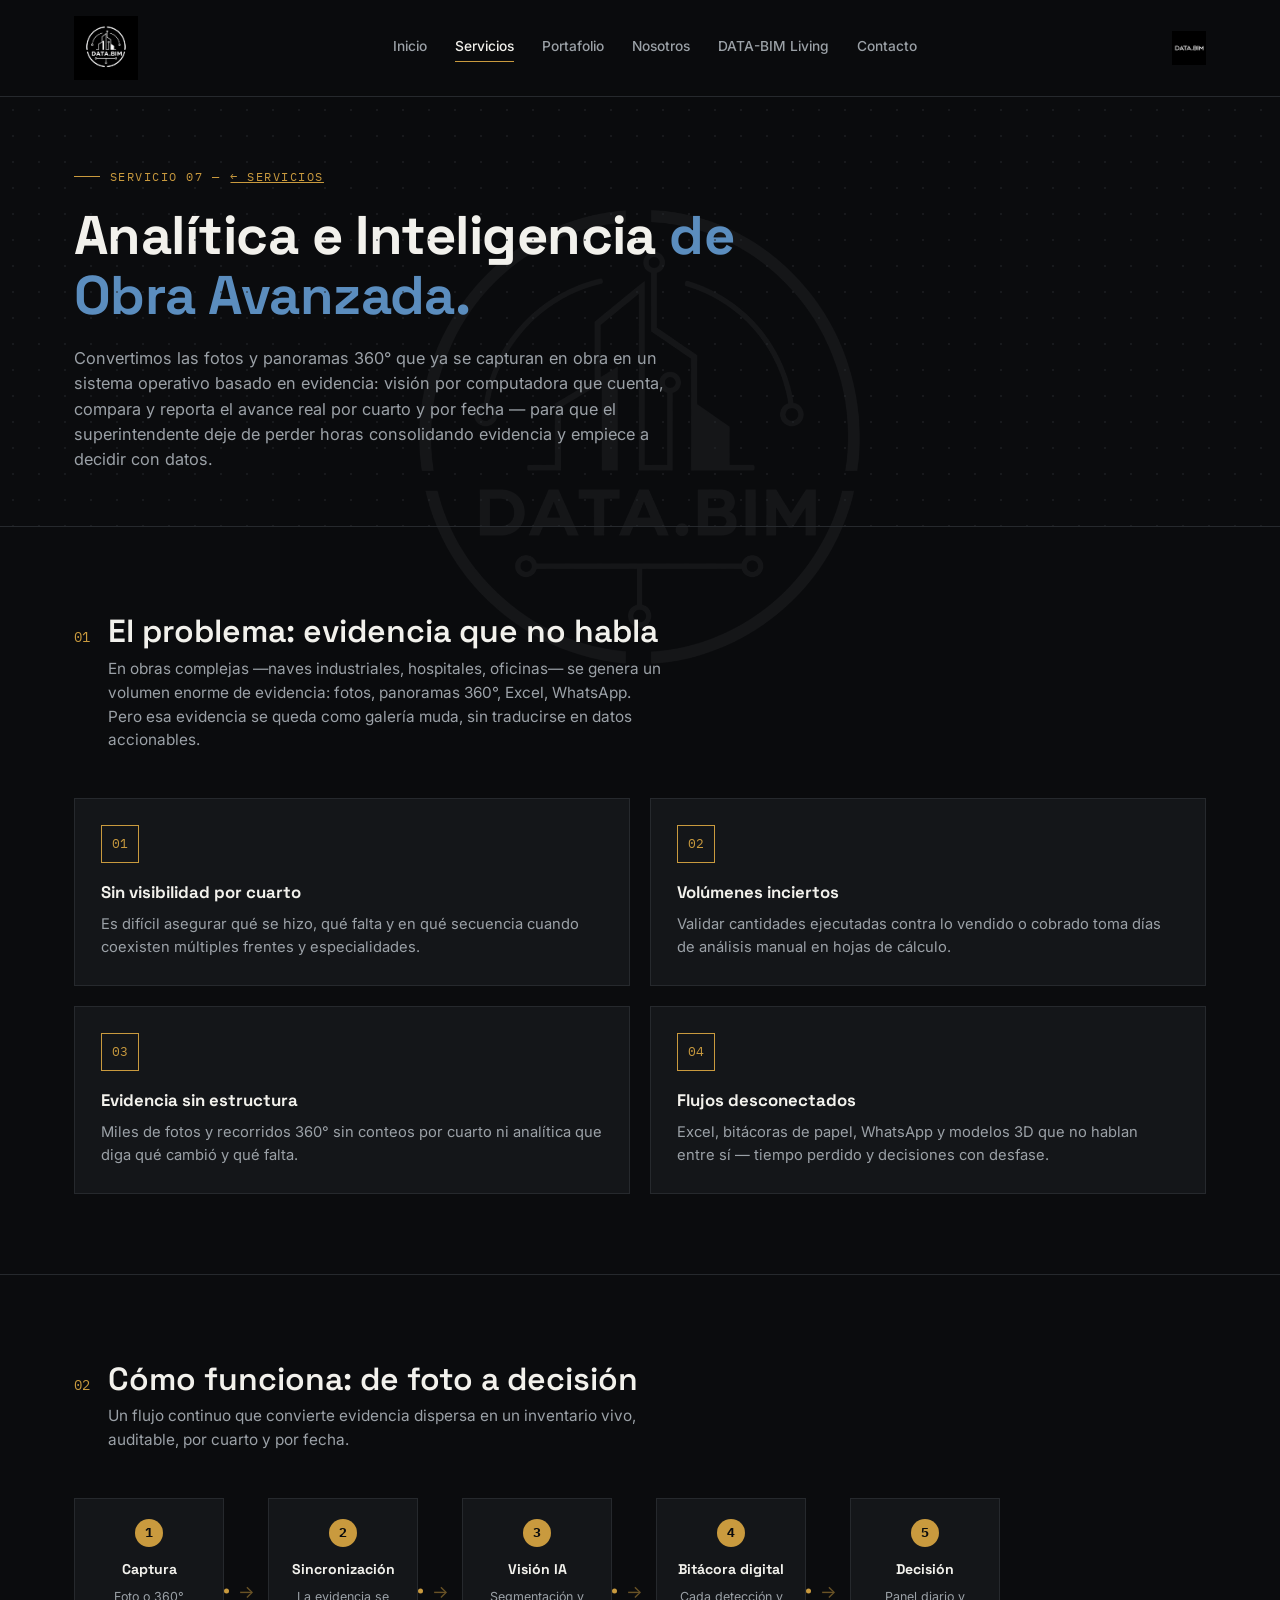
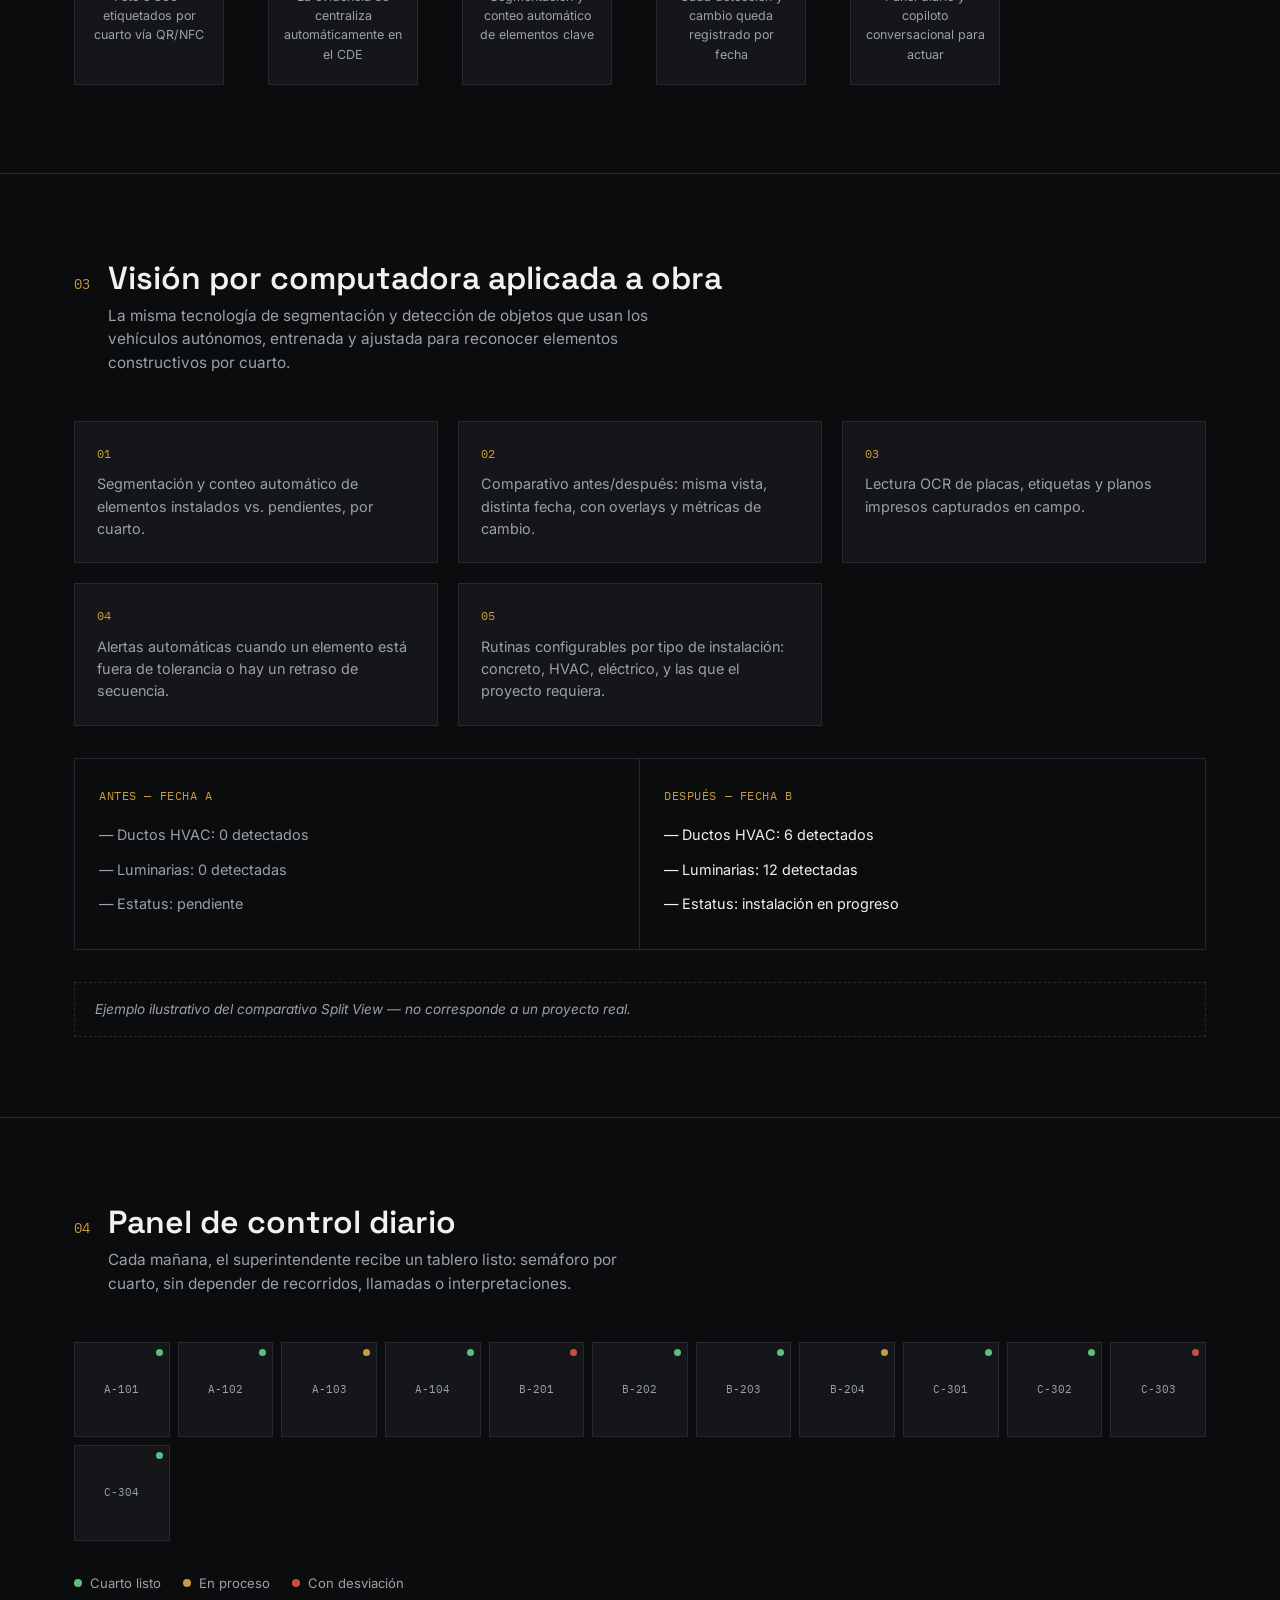
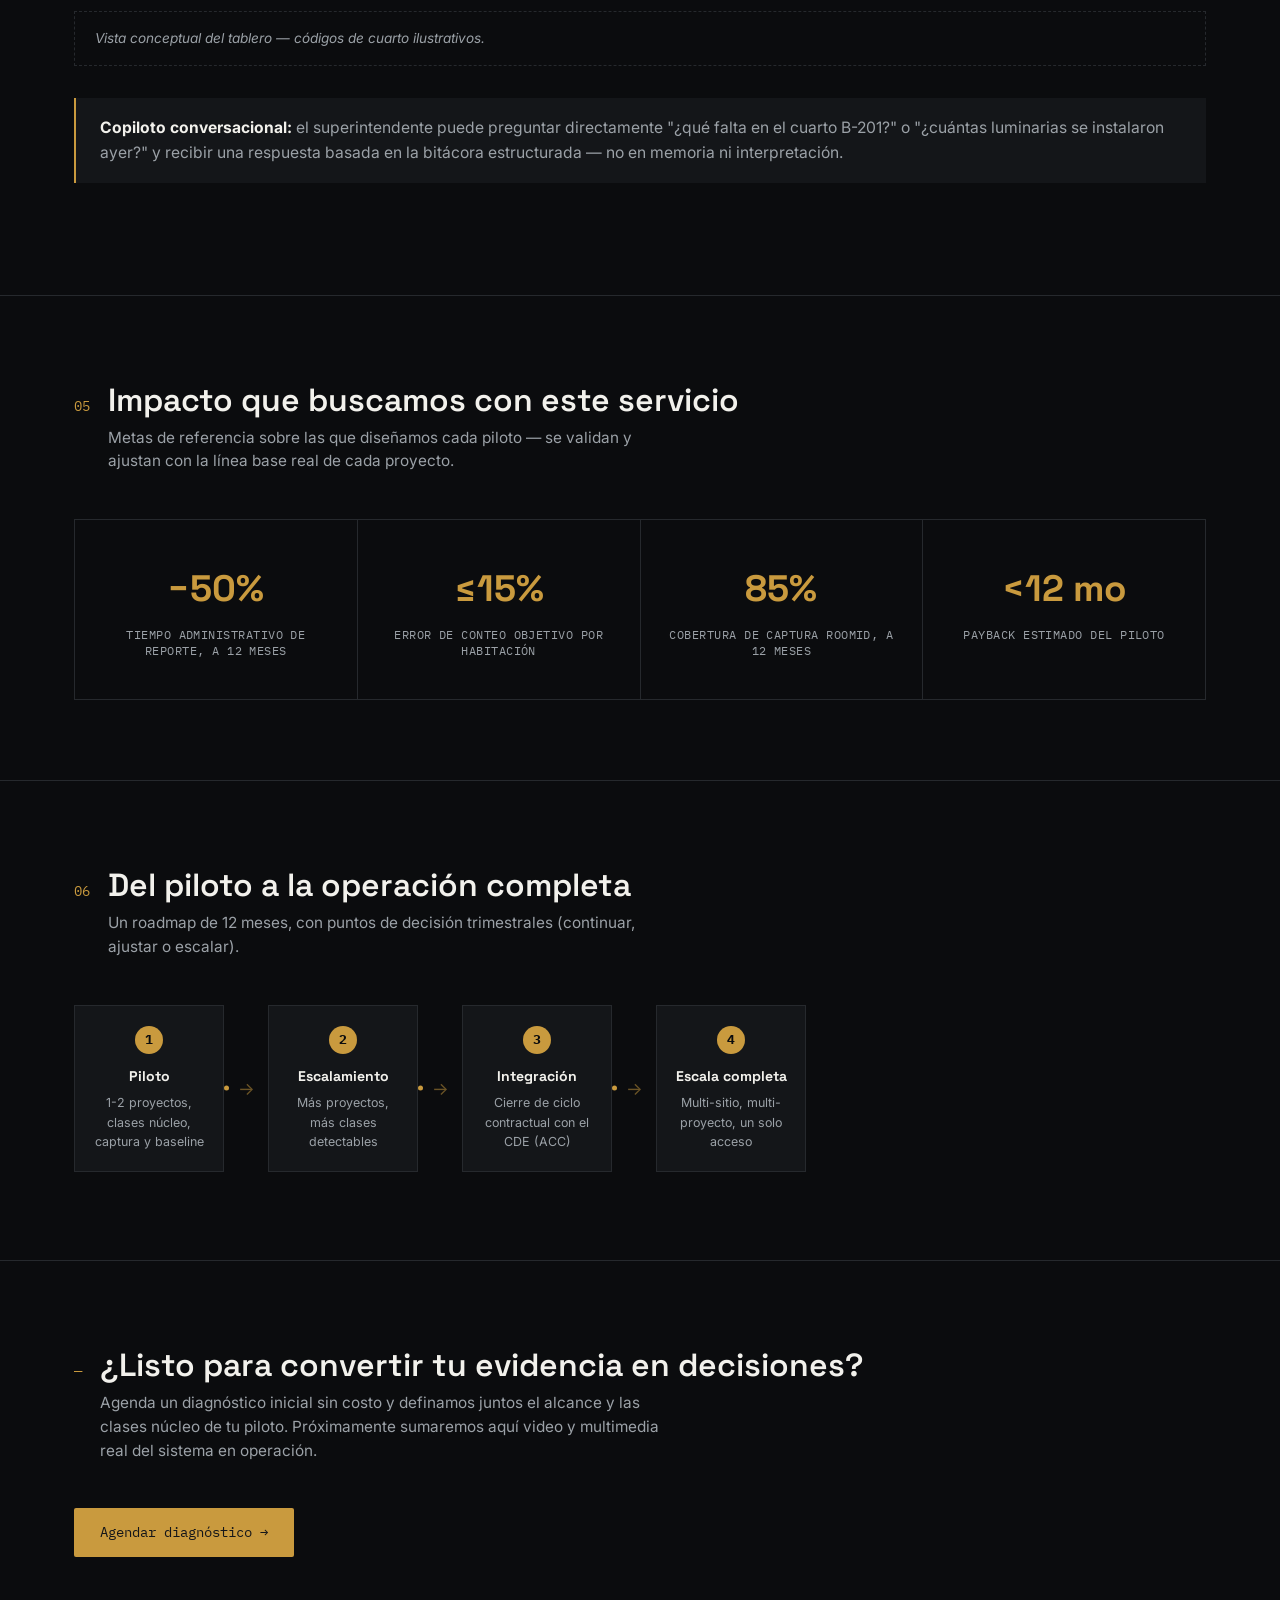
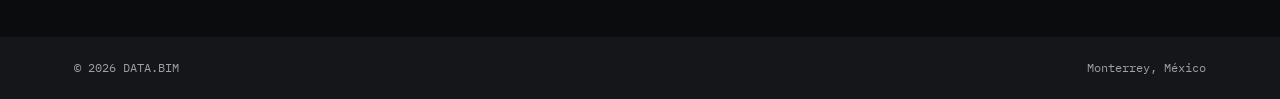
<file: servicio-analitica-obra.html>
<!DOCTYPE html>
<html lang="es">
<head>
<meta charset="UTF-8">
<meta name="viewport" content="width=device-width, initial-scale=1.0">
<title>Analítica e Inteligencia de Obra Avanzada — DATA.BIM</title>
<link rel="preconnect" href="https://fonts.googleapis.com">
<link rel="preconnect" href="https://fonts.gstatic.com" crossorigin>
<link href="https://fonts.googleapis.com/css2?family=Space+Grotesk:wght@400;500;600;700&family=IBM+Plex+Mono:wght@400;500&family=Inter:wght@400;500;600&display=swap" rel="stylesheet">
<link rel="stylesheet" href="style.css">
</head>
<body>
<div class="page-watermark"><img src="assets/logo-mark.jpeg" alt=""></div>

<header>
  <div class="nav wrap">
    <a class="brand" href="index.html"><img src="assets/logo-mark.jpeg" alt="DATA.BIM logo"></a>
    <button class="menu-toggle" id="menuToggle" aria-label="Abrir menú"><span></span><span></span><span></span></button>
    <nav class="links" id="navLinks">
      <a href="index.html">Inicio</a>
      <a href="servicios.html" class="active">Servicios</a>
      <a href="portafolio.html">Portafolio</a>
      <a href="nosotros.html">Nosotros</a>
      <a href="living.html">DATA-BIM Living</a>
      <a href="contacto.html">Contacto</a>
    </nav>
    <a class="brand-word" href="index.html"><img src="assets/logo-wordmark.jpeg" alt="DATA.BIM"></a>
  </div>
</header>

<section class="page-hero">
  <div class="circuit-bg"></div>
  <div class="wrap">
    <div class="eyebrow">Servicio 07 — <a href="servicios.html" style="color:var(--gold);">← Servicios</a></div>
    <h1>Analítica e Inteligencia <em>de Obra Avanzada.</em></h1>
    <p class="page-sub">Convertimos las fotos y panoramas 360° que ya se capturan en obra en un sistema operativo basado en evidencia: visión por computadora que cuenta, compara y reporta el avance real por cuarto y por fecha — para que el superintendente deje de perder horas consolidando evidencia y empiece a decidir con datos.</p>
  </div>
</section>

<section>
  <div class="wrap">
    <div class="sec-head reveal">
      <span class="sec-num">01</span>
      <div>
        <div class="sec-title">El problema: evidencia que no habla</div>
        <p class="sec-desc">En obras complejas —naves industriales, hospitales, oficinas— se genera un volumen enorme de evidencia: fotos, panoramas 360°, Excel, WhatsApp. Pero esa evidencia se queda como galería muda, sin traducirse en datos accionables.</p>
      </div>
    </div>
    <div class="ai-bullet-grid">
      <div class="ai-bullet reveal">
        <div class="ai-bullet-ico">01</div>
        <h4>Sin visibilidad por cuarto</h4>
        <p>Es difícil asegurar qué se hizo, qué falta y en qué secuencia cuando coexisten múltiples frentes y especialidades.</p>
      </div>
      <div class="ai-bullet reveal">
        <div class="ai-bullet-ico">02</div>
        <h4>Volúmenes inciertos</h4>
        <p>Validar cantidades ejecutadas contra lo vendido o cobrado toma días de análisis manual en hojas de cálculo.</p>
      </div>
      <div class="ai-bullet reveal">
        <div class="ai-bullet-ico">03</div>
        <h4>Evidencia sin estructura</h4>
        <p>Miles de fotos y recorridos 360° sin conteos por cuarto ni analítica que diga qué cambió y qué falta.</p>
      </div>
      <div class="ai-bullet reveal">
        <div class="ai-bullet-ico">04</div>
        <h4>Flujos desconectados</h4>
        <p>Excel, bitácoras de papel, WhatsApp y modelos 3D que no hablan entre sí — tiempo perdido y decisiones con desfase.</p>
      </div>
    </div>
  </div>
</section>

<section>
  <div class="wrap">
    <div class="sec-head reveal">
      <span class="sec-num">02</span>
      <div>
        <div class="sec-title">Cómo funciona: de foto a decisión</div>
        <p class="sec-desc">Un flujo continuo que convierte evidencia dispersa en un inventario vivo, auditable, por cuarto y por fecha.</p>
      </div>
    </div>

    <div class="ai-flow reveal">
      <div class="ai-flow-step">
        <div class="n">1</div>
        <h5>Captura</h5>
        <p>Foto o 360° etiquetados por cuarto vía QR/NFC</p>
      </div>
      <div class="ai-flow-arrow"><span class="dot"></span></div>
      <div class="ai-flow-step">
        <div class="n">2</div>
        <h5>Sincronización</h5>
        <p>La evidencia se centraliza automáticamente en el CDE</p>
      </div>
      <div class="ai-flow-arrow"><span class="dot"></span></div>
      <div class="ai-flow-step">
        <div class="n">3</div>
        <h5>Visión IA</h5>
        <p>Segmentación y conteo automático de elementos clave</p>
      </div>
      <div class="ai-flow-arrow"><span class="dot"></span></div>
      <div class="ai-flow-step">
        <div class="n">4</div>
        <h5>Bitácora digital</h5>
        <p>Cada detección y cambio queda registrado por fecha</p>
      </div>
      <div class="ai-flow-arrow"><span class="dot"></span></div>
      <div class="ai-flow-step">
        <div class="n">5</div>
        <h5>Decisión</h5>
        <p>Panel diario y copiloto conversacional para actuar</p>
      </div>
    </div>
  </div>
</section>

<section>
  <div class="wrap">
    <div class="sec-head reveal">
      <span class="sec-num">03</span>
      <div>
        <div class="sec-title">Visión por computadora aplicada a obra</div>
        <p class="sec-desc">La misma tecnología de segmentación y detección de objetos que usan los vehículos autónomos, entrenada y ajustada para reconocer elementos constructivos por cuarto.</p>
      </div>
    </div>
    <div class="ai-app-grid">
      <div class="ai-app-card reveal">
        <span class="step">01</span>
        <p>Segmentación y conteo automático de elementos instalados vs. pendientes, por cuarto.</p>
      </div>
      <div class="ai-app-card reveal">
        <span class="step">02</span>
        <p>Comparativo antes/después: misma vista, distinta fecha, con overlays y métricas de cambio.</p>
      </div>
      <div class="ai-app-card reveal">
        <span class="step">03</span>
        <p>Lectura OCR de placas, etiquetas y planos impresos capturados en campo.</p>
      </div>
      <div class="ai-app-card reveal">
        <span class="step">04</span>
        <p>Alertas automáticas cuando un elemento está fuera de tolerancia o hay un retraso de secuencia.</p>
      </div>
      <div class="ai-app-card reveal">
        <span class="step">05</span>
        <p>Rutinas configurables por tipo de instalación: concreto, HVAC, eléctrico, y las que el proyecto requiera.</p>
      </div>
    </div>

    <div class="cv-compare reveal">
      <div class="cv-compare-panel before">
        <span class="cv-compare-tag">Antes — Fecha A</span>
        <ul>
          <li>— Ductos HVAC: 0 detectados</li>
          <li>— Luminarias: 0 detectadas</li>
          <li>— Estatus: pendiente</li>
        </ul>
      </div>
      <div class="cv-compare-panel after">
        <span class="cv-compare-tag">Después — Fecha B</span>
        <ul>
          <li>— Ductos HVAC: 6 detectados</li>
          <li>— Luminarias: 12 detectadas</li>
          <li>— Estatus: instalación en progreso</li>
        </ul>
      </div>
    </div>
    <p class="cv-note">Ejemplo ilustrativo del comparativo Split View — no corresponde a un proyecto real.</p>
  </div>
</section>

<section>
  <div class="wrap">
    <div class="sec-head reveal">
      <span class="sec-num">04</span>
      <div>
        <div class="sec-title">Panel de control diario</div>
        <p class="sec-desc">Cada mañana, el superintendente recibe un tablero listo: semáforo por cuarto, sin depender de recorridos, llamadas o interpretaciones.</p>
      </div>
    </div>

    <div class="cv-room-grid reveal">
      <div class="cv-room ok">A-101</div>
      <div class="cv-room ok">A-102</div>
      <div class="cv-room warn">A-103</div>
      <div class="cv-room ok">A-104</div>
      <div class="cv-room alert">B-201</div>
      <div class="cv-room ok">B-202</div>
      <div class="cv-room ok">B-203</div>
      <div class="cv-room warn">B-204</div>
      <div class="cv-room ok">C-301</div>
      <div class="cv-room ok">C-302</div>
      <div class="cv-room alert">C-303</div>
      <div class="cv-room ok">C-304</div>
    </div>
    <div class="cv-legend reveal">
      <span><span class="dot ok"></span> Cuarto listo</span>
      <span><span class="dot warn"></span> En proceso</span>
      <span><span class="dot alert"></span> Con desviación</span>
    </div>
    <p class="cv-note">Vista conceptual del tablero — códigos de cuarto ilustrativos.</p>

    <div class="ai-callout reveal">
      <strong>Copiloto conversacional:</strong> el superintendente puede preguntar directamente "¿qué falta en el cuarto B-201?" o "¿cuántas luminarias se instalaron ayer?" y recibir una respuesta basada en la bitácora estructurada — no en memoria ni interpretación.
    </div>
  </div>
</section>

<section>
  <div class="wrap">
    <div class="sec-head reveal">
      <span class="sec-num">05</span>
      <div>
        <div class="sec-title">Impacto que buscamos con este servicio</div>
        <p class="sec-desc">Metas de referencia sobre las que diseñamos cada piloto — se validan y ajustan con la línea base real de cada proyecto.</p>
      </div>
    </div>
    <div class="stats-big reveal">
      <div class="stat-big">
        <div class="num">−50%</div>
        <div class="lbl">Tiempo administrativo de reporte, a 12 meses</div>
      </div>
      <div class="stat-big">
        <div class="num">≤15%</div>
        <div class="lbl">Error de conteo objetivo por habitación</div>
      </div>
      <div class="stat-big">
        <div class="num">85%</div>
        <div class="lbl">Cobertura de captura RoomID, a 12 meses</div>
      </div>
      <div class="stat-big">
        <div class="num">&lt;12 mo</div>
        <div class="lbl">Payback estimado del piloto</div>
      </div>
    </div>
  </div>
</section>

<section>
  <div class="wrap">
    <div class="sec-head reveal">
      <span class="sec-num">06</span>
      <div>
        <div class="sec-title">Del piloto a la operación completa</div>
        <p class="sec-desc">Un roadmap de 12 meses, con puntos de decisión trimestrales (continuar, ajustar o escalar).</p>
      </div>
    </div>
    <div class="ai-flow reveal">
      <div class="ai-flow-step">
        <div class="n">1</div>
        <h5>Piloto</h5>
        <p>1-2 proyectos, clases núcleo, captura y baseline</p>
      </div>
      <div class="ai-flow-arrow"><span class="dot"></span></div>
      <div class="ai-flow-step">
        <div class="n">2</div>
        <h5>Escalamiento</h5>
        <p>Más proyectos, más clases detectables</p>
      </div>
      <div class="ai-flow-arrow"><span class="dot"></span></div>
      <div class="ai-flow-step">
        <div class="n">3</div>
        <h5>Integración</h5>
        <p>Cierre de ciclo contractual con el CDE (ACC)</p>
      </div>
      <div class="ai-flow-arrow"><span class="dot"></span></div>
      <div class="ai-flow-step">
        <div class="n">4</div>
        <h5>Escala completa</h5>
        <p>Multi-sitio, multi-proyecto, un solo acceso</p>
      </div>
    </div>
  </div>
</section>

<section>
  <div class="wrap">
    <div class="sec-head reveal">
      <span class="sec-num">—</span>
      <div>
        <div class="sec-title">¿Listo para convertir tu evidencia en decisiones?</div>
        <p class="sec-desc">Agenda un diagnóstico inicial sin costo y definamos juntos el alcance y las clases núcleo de tu piloto. Próximamente sumaremos aquí video y multimedia real del sistema en operación.</p>
      </div>
    </div>
    <a href="contacto.html" class="btn btn-primary">Agendar diagnóstico →</a>
  </div>
</section>

<footer>
  <div class="wrap footer-wrap">
    <span>© 2026 DATA.BIM</span>
    <span>Monterrey, México</span>
  </div>
</footer>

<script>
  const toggle = document.getElementById('menuToggle');
  const links = document.getElementById('navLinks');
  toggle.addEventListener('click', () => links.classList.toggle('open'));
  links.querySelectorAll('a').forEach(a => a.addEventListener('click', () => links.classList.remove('open')));

  const revealEls = document.querySelectorAll('.reveal');
  const io = new IntersectionObserver((entries) => {
    entries.forEach((entry) => {
      if(entry.isIntersecting){
        const siblings = Array.from(entry.target.parentElement.querySelectorAll('.reveal'));
        const pos = siblings.indexOf(entry.target);
        entry.target.style.transitionDelay = (Math.max(pos,0) * 70) + 'ms';
        entry.target.classList.add('in');
        io.unobserve(entry.target);
      }
    });
  }, {threshold:0.15, rootMargin:'0px 0px -40px 0px'});
  revealEls.forEach(el => io.observe(el));
</script>
</body>
</html>
</file>
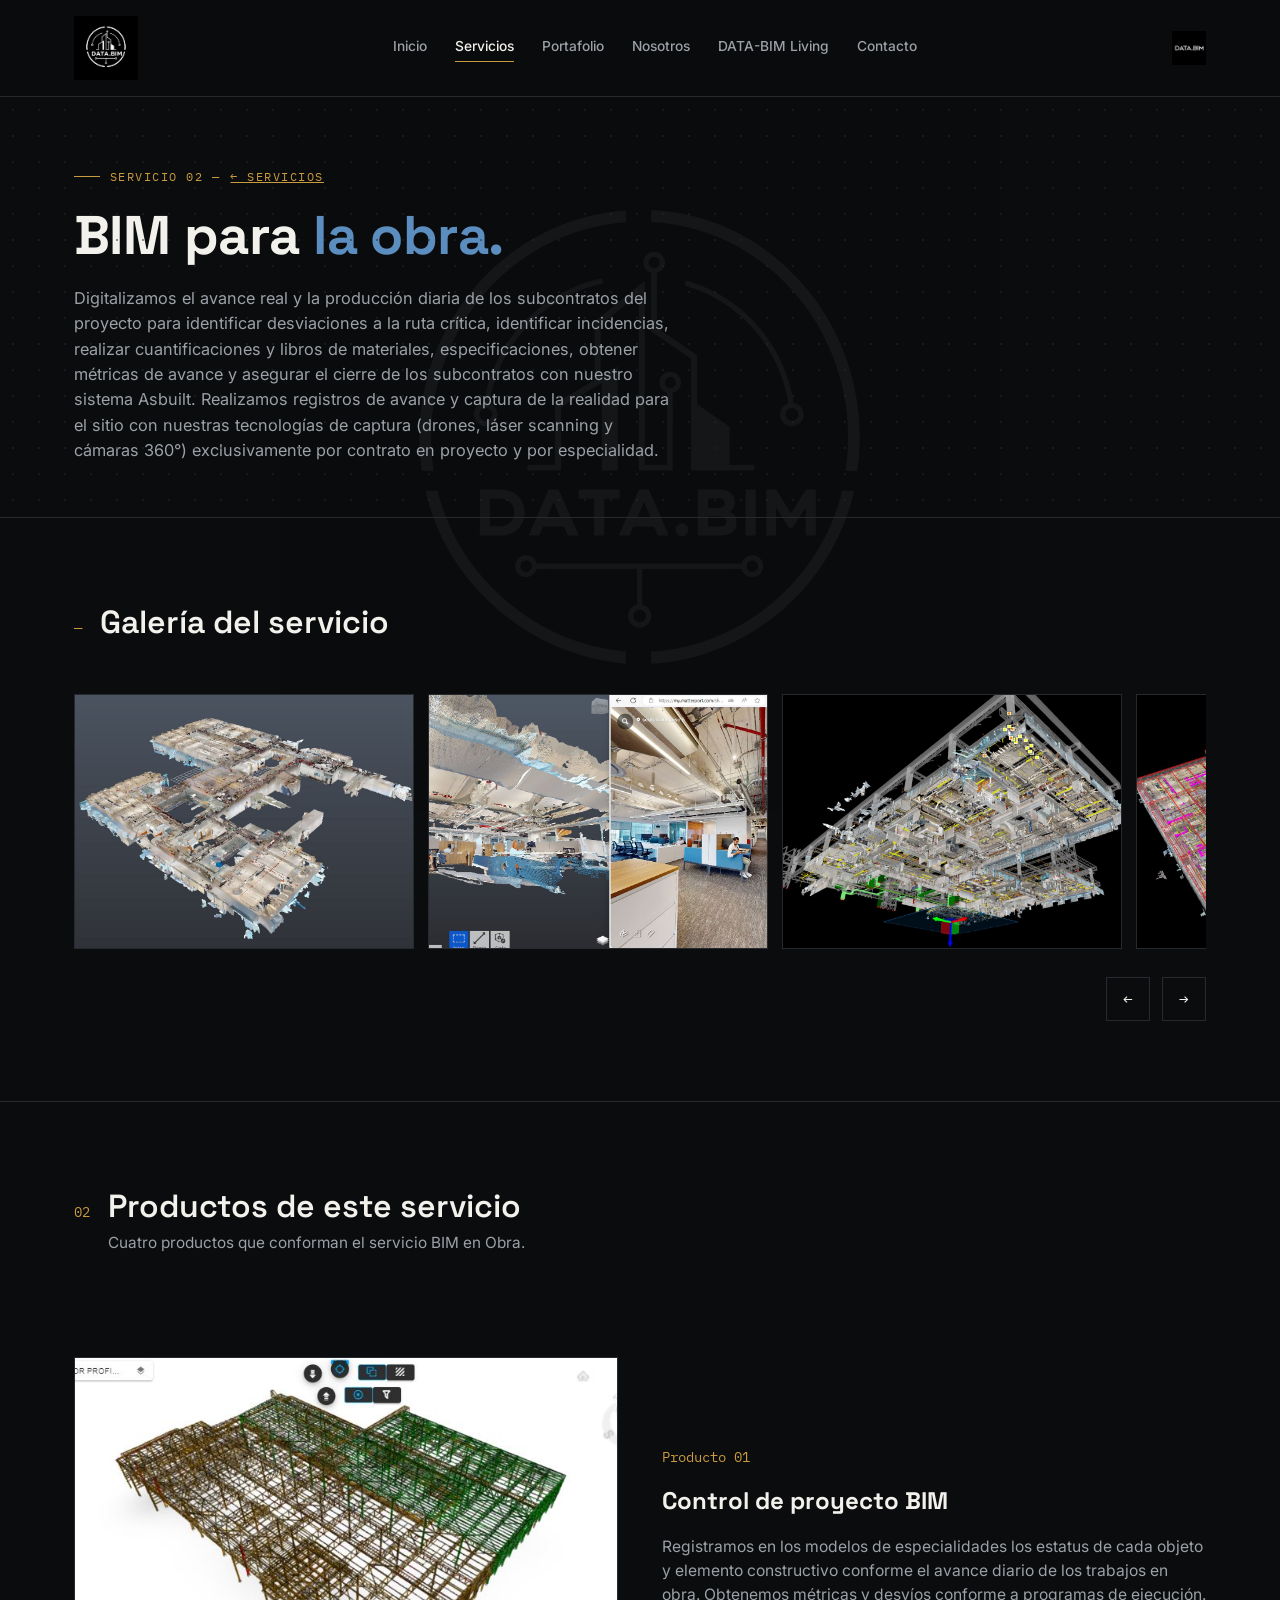
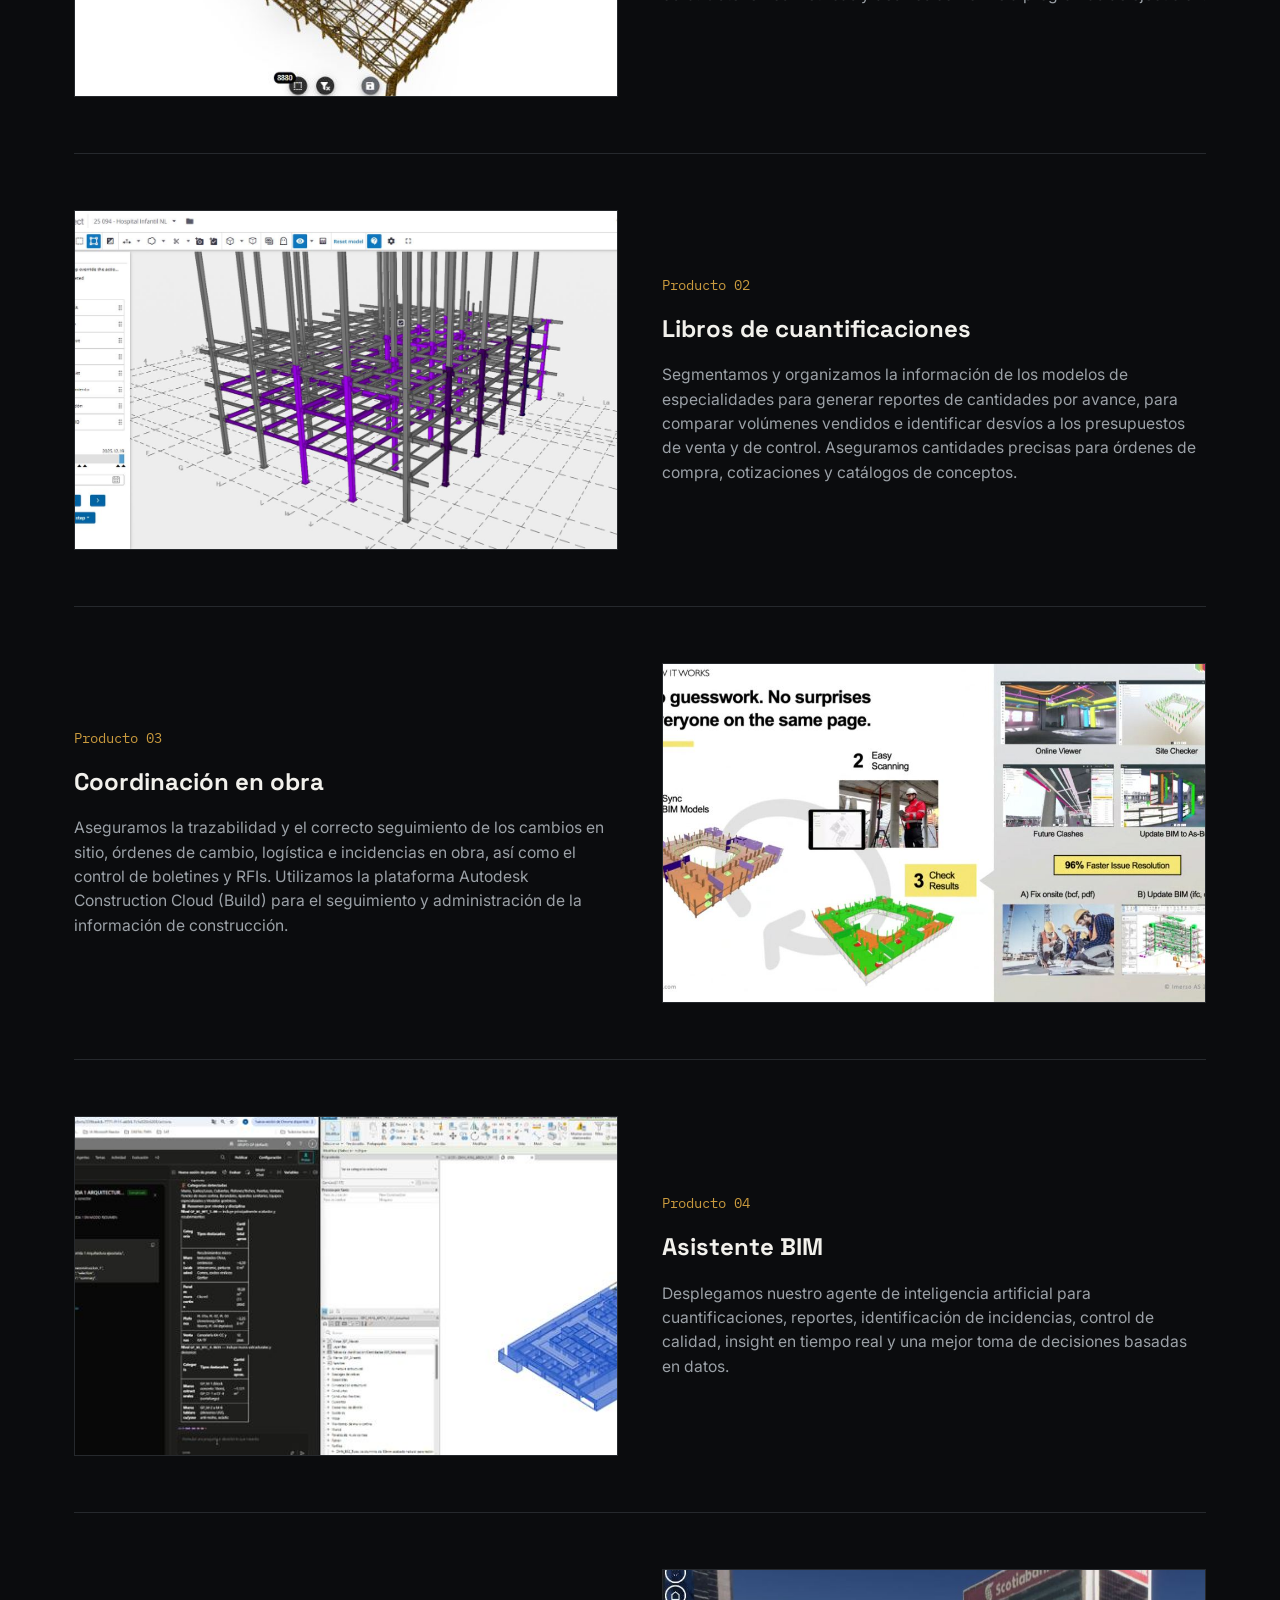
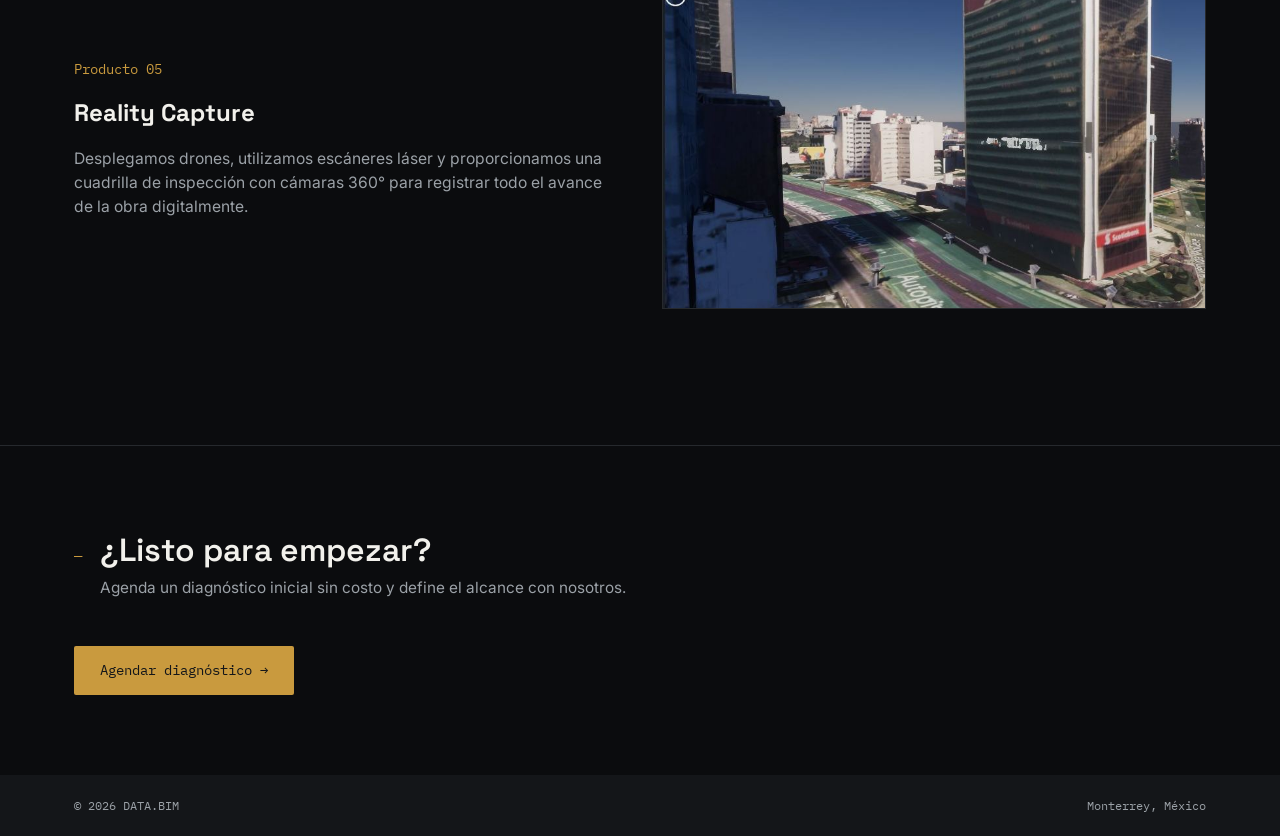
<file: servicio-bim-obra.html>
<!DOCTYPE html>
<html lang="es">
<head>
<meta charset="UTF-8">
<meta name="viewport" content="width=device-width, initial-scale=1.0">
<title>BIM para la obra — DATA.BIM</title>
<link rel="preconnect" href="https://fonts.googleapis.com">
<link rel="preconnect" href="https://fonts.gstatic.com" crossorigin>
<link href="https://fonts.googleapis.com/css2?family=Space+Grotesk:wght@400;500;600;700&family=IBM+Plex+Mono:wght@400;500&family=Inter:wght@400;500;600&display=swap" rel="stylesheet">
<link rel="stylesheet" href="style.css">
</head>
<body>
<div class="page-watermark"><img src="assets/logo-mark.jpeg" alt=""></div>

<header>
  <div class="nav wrap">
    <a class="brand" href="index.html"><img src="assets/logo-mark.jpeg" alt="DATA.BIM logo"></a>
    <button class="menu-toggle" id="menuToggle" aria-label="Abrir menú"><span></span><span></span><span></span></button>
    <nav class="links" id="navLinks">
      <a href="index.html">Inicio</a>
      <a href="servicios.html" class="active">Servicios</a>
      <a href="portafolio.html">Portafolio</a>
      <a href="nosotros.html">Nosotros</a>
      <a href="living.html">DATA-BIM Living</a>
      <a href="contacto.html">Contacto</a>
    </nav>
    <a class="brand-word" href="index.html"><img src="assets/logo-wordmark.jpeg" alt="DATA.BIM"></a>
  </div>
</header>

<section class="page-hero">
  <div class="circuit-bg"></div>
  <div class="wrap">
    <div class="eyebrow">Servicio 02 — <a href="servicios.html" style="color:var(--gold);">← Servicios</a></div>
    <h1>BIM para <em>la obra.</em></h1>
    <p class="page-sub">Digitalizamos el avance real y la producción diaria de los subcontratos del proyecto para identificar desviaciones a la ruta crítica, identificar incidencias, realizar cuantificaciones y libros de materiales, especificaciones, obtener métricas de avance y asegurar el cierre de los subcontratos con nuestro sistema Asbuilt. Realizamos registros de avance y captura de la realidad para el sitio con nuestras tecnologías de captura (drones, láser scanning y cámaras 360°) exclusivamente por contrato en proyecto y por especialidad.</p>
  </div>
</section>

<section>
  <div class="wrap">
    <div class="sec-head">
      <span class="sec-num">—</span>
      <div>
        <div class="sec-title">Galería del servicio</div>
      </div>
    </div>
    <div class="carousel-wrap">
      <div class="carousel-track" id="bimObraGalleryTrack">
        <div class="carousel-item"><img src="assets/servicios/bim-obra/hero/1.jpg" alt="BIM en obra 1"></div>
        <div class="carousel-item"><img src="assets/servicios/bim-obra/hero/2.jpg" alt="BIM en obra 2"></div>
        <div class="carousel-item"><img src="assets/servicios/bim-obra/hero/3.jpg" alt="BIM en obra 3"></div>
        <div class="carousel-item"><img src="assets/servicios/bim-obra/hero/4.jpg" alt="BIM en obra 4"></div>
        <div class="carousel-item"><img src="assets/servicios/bim-obra/hero/5.jpg" alt="BIM en obra 5"></div>
      </div>
      <div class="carousel-controls">
        <button class="carousel-btn" id="bimObraPrev" aria-label="Anterior">←</button>
        <button class="carousel-btn" id="bimObraNext" aria-label="Siguiente">→</button>
      </div>
    </div>
  </div>
</section>

<section>
  <div class="wrap">
    <div class="sec-head">
      <span class="sec-num">02</span>
      <div>
        <div class="sec-title">Productos de este servicio</div>
        <p class="sec-desc">Cuatro productos que conforman el servicio BIM en Obra.</p>
      </div>
    </div>
  </div>

  <div class="wrap">
    <div class="product-block">
      <div class="product-grid">
        <div class="auto-carousel">
          <img src="assets/servicios/bim-obra/control-proyecto/1.jpg" class="active" alt="Control de proyecto BIM 1">
          <img src="assets/servicios/bim-obra/control-proyecto/2.jpg" alt="Control de proyecto BIM 2">
          <img src="assets/servicios/bim-obra/control-proyecto/3.jpg" alt="Control de proyecto BIM 3">
          <img src="assets/servicios/bim-obra/control-proyecto/4.jpg" alt="Control de proyecto BIM 4">
          <img src="assets/servicios/bim-obra/control-proyecto/5.jpg" alt="Control de proyecto BIM 5">
          <img src="assets/servicios/bim-obra/control-proyecto/6.jpg" alt="Control de proyecto BIM 6">
        </div>
        <div>
          <span class="product-num">Producto 01</span>
          <h3>Control de proyecto BIM</h3>
          <p>Registramos en los modelos de especialidades los estatus de cada objeto y elemento constructivo conforme el avance diario de los trabajos en obra. Obtenemos métricas y desvíos conforme a programas de ejecución.</p>
        </div>
      </div>
    </div>

    <div class="product-block">
      <div class="product-grid">
        <div class="auto-carousel">
          <img src="assets/servicios/bim-obra/cuantificaciones/1.jpg" class="active" alt="Libros de cuantificaciones 1">
          <img src="assets/servicios/bim-obra/cuantificaciones/2.jpg" alt="Libros de cuantificaciones 2">
          <img src="assets/servicios/bim-obra/cuantificaciones/3.jpg" alt="Libros de cuantificaciones 3">
          <img src="assets/servicios/bim-obra/cuantificaciones/4.jpg" alt="Libros de cuantificaciones 4">
        </div>
        <div>
          <span class="product-num">Producto 02</span>
          <h3>Libros de cuantificaciones</h3>
          <p>Segmentamos y organizamos la información de los modelos de especialidades para generar reportes de cantidades por avance, para comparar volúmenes vendidos e identificar desvíos a los presupuestos de venta y de control. Aseguramos cantidades precisas para órdenes de compra, cotizaciones y catálogos de conceptos.</p>
        </div>
      </div>
    </div>

    <div class="product-block">
      <div class="product-grid reverse">
        <div class="auto-carousel">
          <img src="assets/servicios/bim-obra/coordinacion-obra/1.jpg" class="active" alt="Coordinación en obra 1">
          <img src="assets/servicios/bim-obra/coordinacion-obra/2.jpg" alt="Coordinación en obra 2">
          <img src="assets/servicios/bim-obra/coordinacion-obra/3.jpg" alt="Coordinación en obra 3">
        </div>
        <div>
          <span class="product-num">Producto 03</span>
          <h3>Coordinación en obra</h3>
          <p>Aseguramos la trazabilidad y el correcto seguimiento de los cambios en sitio, órdenes de cambio, logística e incidencias en obra, así como el control de boletines y RFIs. Utilizamos la plataforma Autodesk Construction Cloud (Build) para el seguimiento y administración de la información de construcción.</p>
        </div>
      </div>
    </div>

    <div class="product-block">
      <div class="product-grid">
        <div class="auto-carousel">
          <img src="assets/servicios/bim-obra/asistente-bim/1.jpg" class="active" alt="Asistente BIM 1">
          <img src="assets/servicios/bim-obra/asistente-bim/2.jpg" alt="Asistente BIM 2">
          <img src="assets/servicios/bim-obra/asistente-bim/3.jpg" alt="Asistente BIM 3">
          <img src="assets/servicios/bim-obra/asistente-bim/4.jpg" alt="Asistente BIM 4">
          <img src="assets/servicios/bim-obra/asistente-bim/5.jpg" alt="Asistente BIM 5">
        </div>
        <div>
          <span class="product-num">Producto 04</span>
          <h3>Asistente BIM</h3>
          <p>Desplegamos nuestro agente de inteligencia artificial para cuantificaciones, reportes, identificación de incidencias, control de calidad, insight en tiempo real y una mejor toma de decisiones basadas en datos.</p>
        </div>
      </div>
    </div>

    <div class="product-block">
      <div class="product-grid reverse">
        <div class="auto-carousel">
          <img src="assets/servicios/bim-obra/reality-capture/1.jpg" class="active" alt="Reality Capture 1">
          <img src="assets/servicios/bim-obra/reality-capture/2.jpg" alt="Reality Capture 2">
          <img src="assets/servicios/bim-obra/reality-capture/3.jpg" alt="Reality Capture 3">
          <img src="assets/servicios/bim-obra/reality-capture/4.jpg" alt="Reality Capture 4">
          <img src="assets/servicios/bim-obra/reality-capture/5.jpg" alt="Reality Capture 5">
        </div>
        <div>
          <span class="product-num">Producto 05</span>
          <h3>Reality Capture</h3>
          <p>Desplegamos drones, utilizamos escáneres láser y proporcionamos una cuadrilla de inspección con cámaras 360° para registrar todo el avance de la obra digitalmente.</p>
        </div>
      </div>
    </div>
  </div>
</section>

<section>
  <div class="wrap">
    <div class="sec-head">
      <span class="sec-num">—</span>
      <div>
        <div class="sec-title">¿Listo para empezar?</div>
        <p class="sec-desc">Agenda un diagnóstico inicial sin costo y define el alcance con nosotros.</p>
      </div>
    </div>
    <a href="contacto.html" class="btn btn-primary">Agendar diagnóstico →</a>
  </div>
</section>

<footer>
  <div class="wrap footer-wrap">
    <span>© 2026 DATA.BIM</span>
    <span>Monterrey, México</span>
  </div>
</footer>

<script>
  const toggle = document.getElementById('menuToggle');
  const links = document.getElementById('navLinks');
  toggle.addEventListener('click', () => links.classList.toggle('open'));
  links.querySelectorAll('a').forEach(a => a.addEventListener('click', () => links.classList.remove('open')));

  const track = document.getElementById('bimObraGalleryTrack');
  const prevBtn = document.getElementById('bimObraPrev');
  const nextBtn = document.getElementById('bimObraNext');
  if(track && prevBtn && nextBtn){
    const scrollAmount = () => track.querySelector('.carousel-item').offsetWidth + 14;
    prevBtn.addEventListener('click', () => track.scrollBy({left:-scrollAmount(), behavior:'smooth'}));
    nextBtn.addEventListener('click', () => track.scrollBy({left:scrollAmount(), behavior:'smooth'}));
  }

  document.querySelectorAll('.auto-carousel').forEach(carousel => {
    const imgs = carousel.querySelectorAll('img');
    if(imgs.length < 2) return;
    let i = 0;
    setInterval(() => {
      imgs[i].classList.remove('active');
      i = (i + 1) % imgs.length;
      imgs[i].classList.add('active');
    }, 1600);
  });
</script>
</body>
</html>
</file>
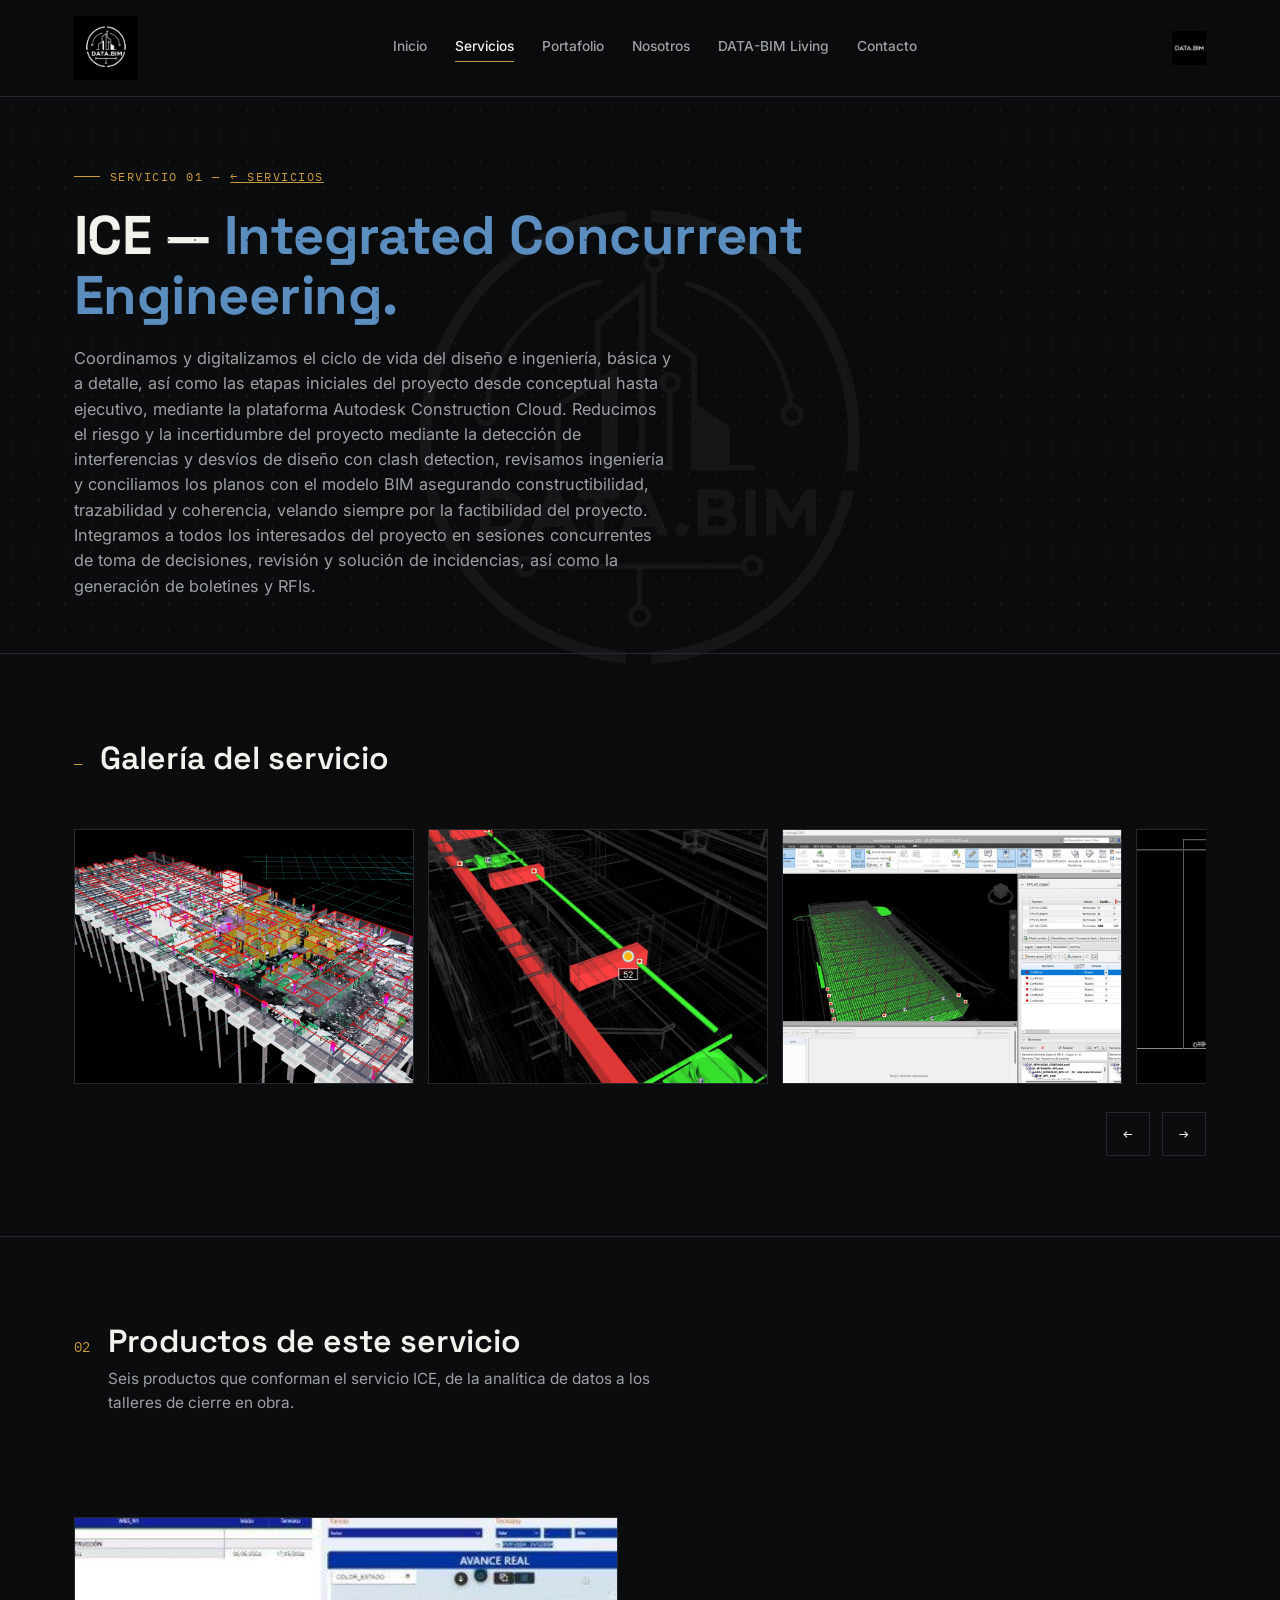
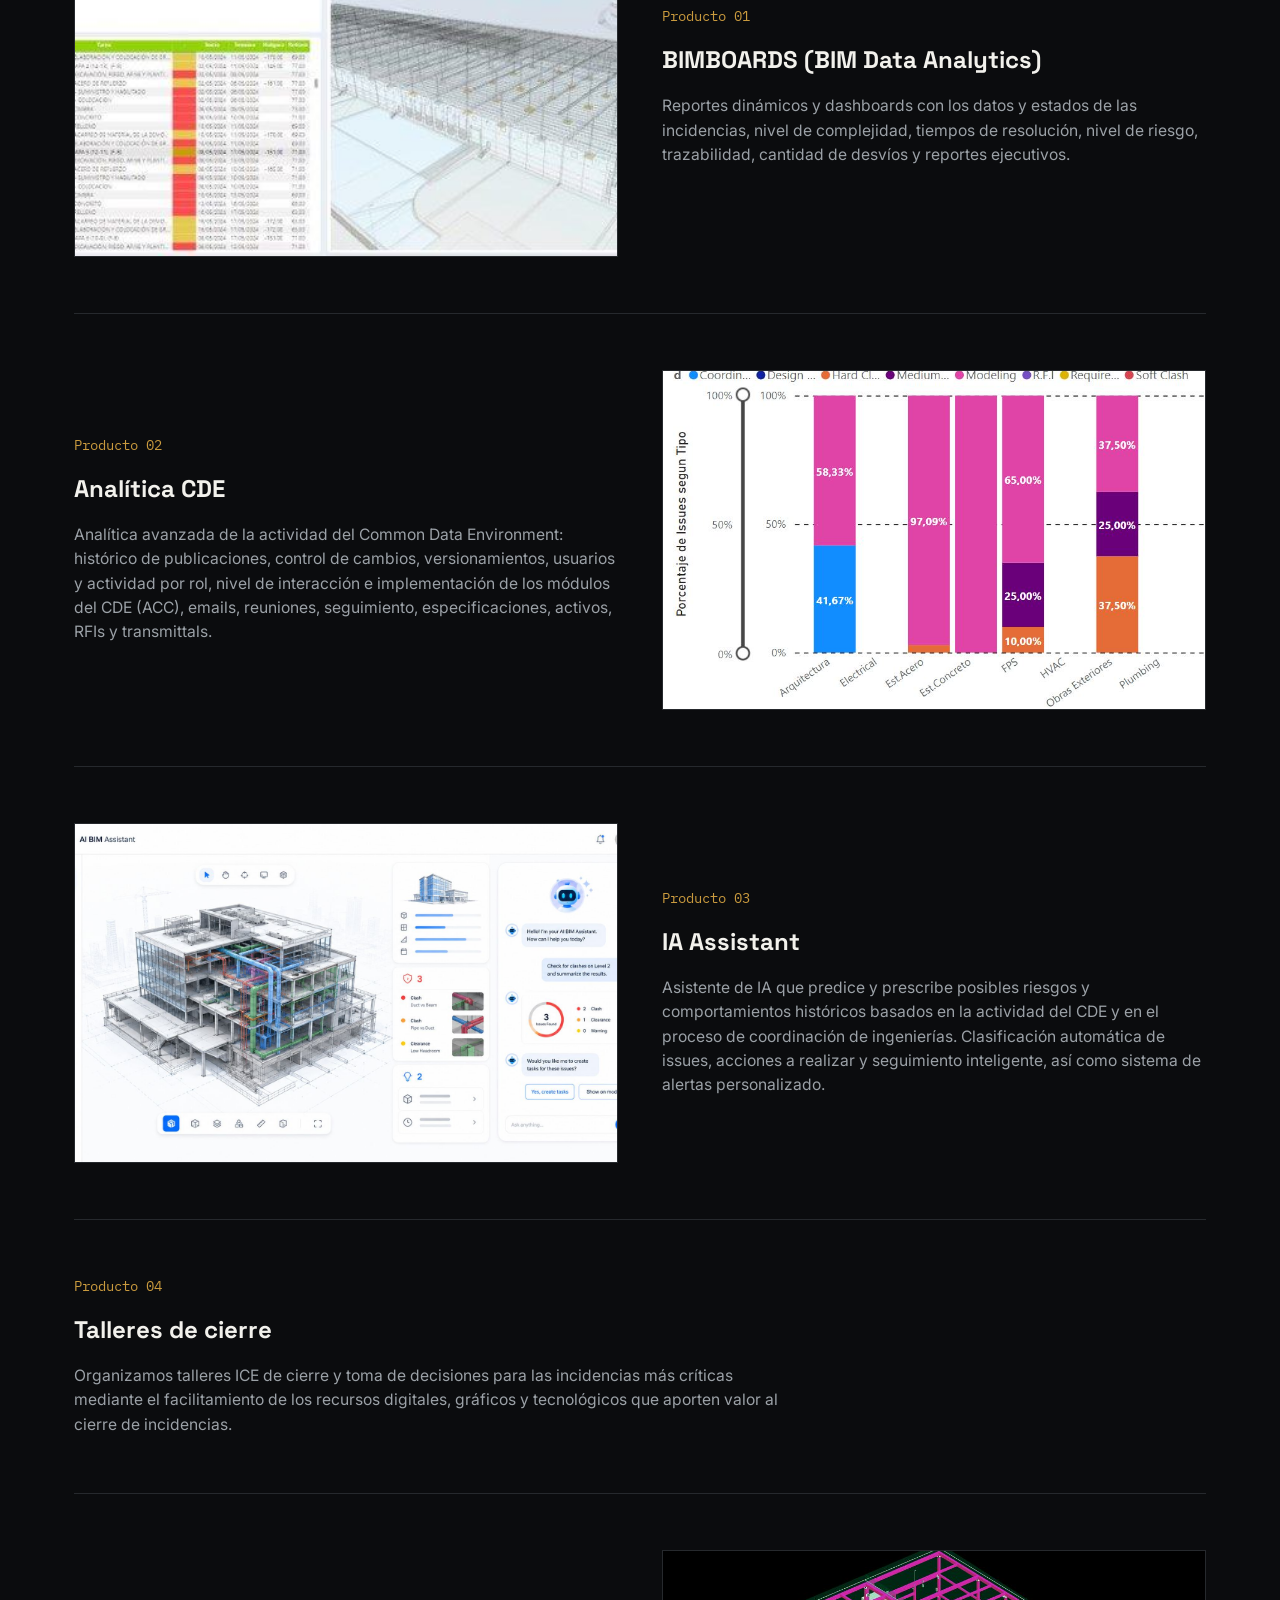
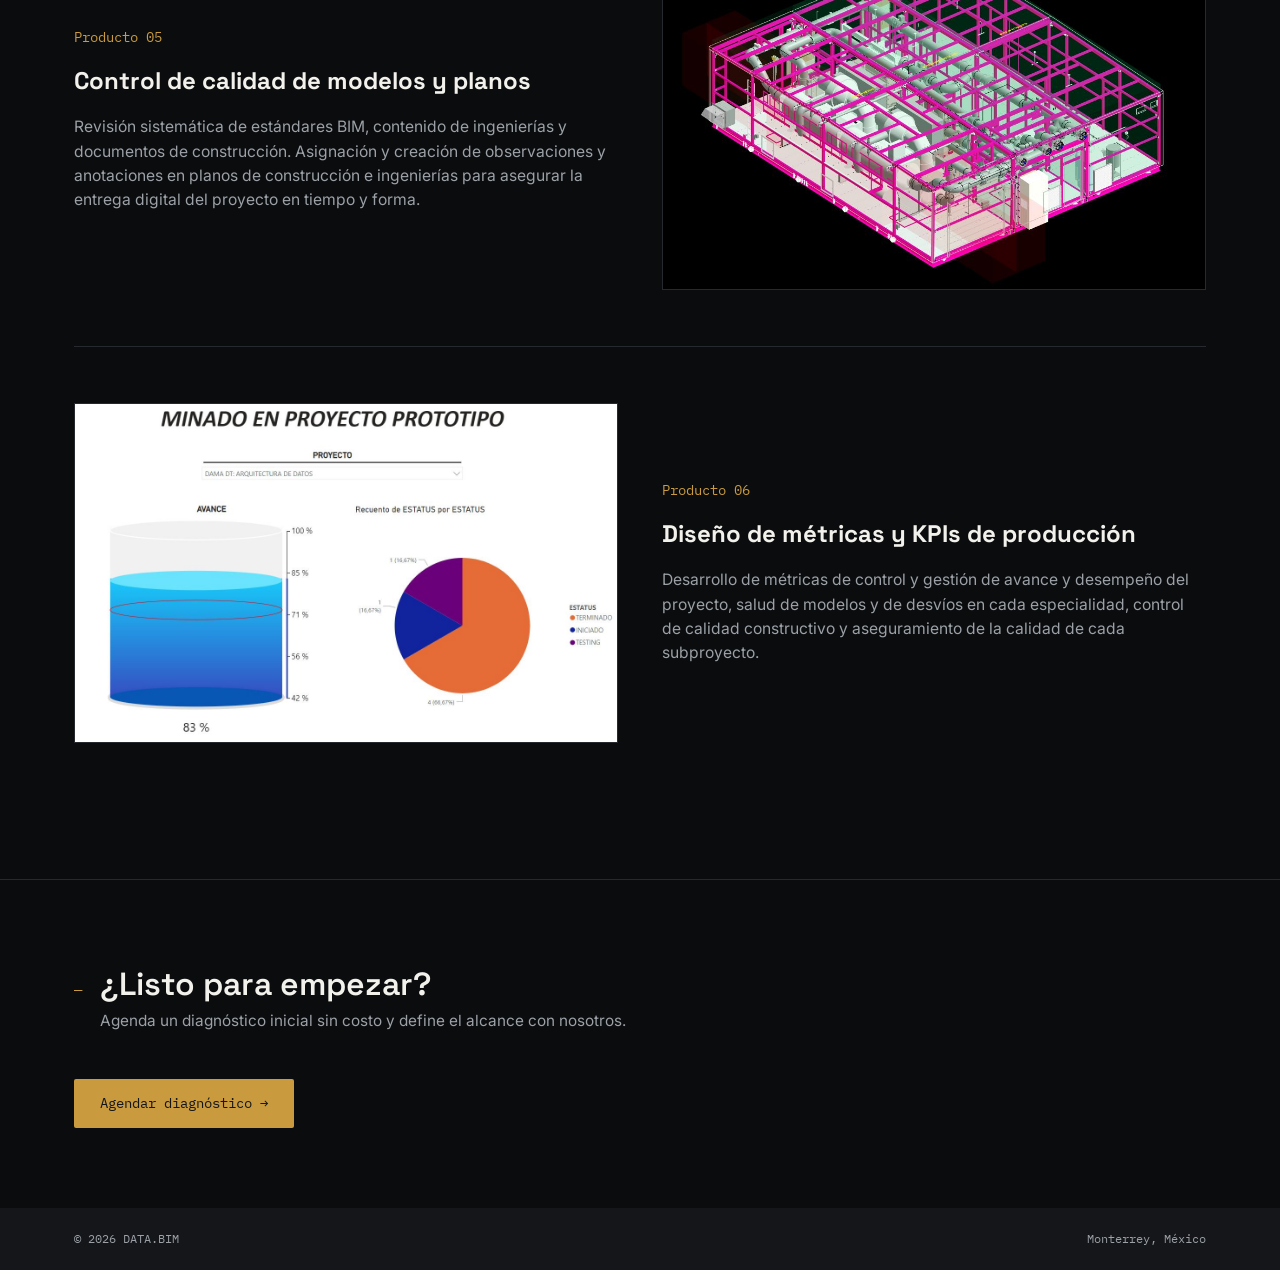
<file: servicio-ice.html>
<!DOCTYPE html>
<html lang="es">
<head>
<meta charset="UTF-8">
<meta name="viewport" content="width=device-width, initial-scale=1.0">
<title>ICE — Integrated Concurrent Engineering — DATA.BIM</title>
<link rel="preconnect" href="https://fonts.googleapis.com">
<link rel="preconnect" href="https://fonts.gstatic.com" crossorigin>
<link href="https://fonts.googleapis.com/css2?family=Space+Grotesk:wght@400;500;600;700&family=IBM+Plex+Mono:wght@400;500&family=Inter:wght@400;500;600&display=swap" rel="stylesheet">
<link rel="stylesheet" href="style.css">
</head>
<body>
<div class="page-watermark"><img src="assets/logo-mark.jpeg" alt=""></div>

<header>
  <div class="nav wrap">
    <a class="brand" href="index.html"><img src="assets/logo-mark.jpeg" alt="DATA.BIM logo"></a>
    <button class="menu-toggle" id="menuToggle" aria-label="Abrir menú"><span></span><span></span><span></span></button>
    <nav class="links" id="navLinks">
      <a href="index.html">Inicio</a>
      <a href="servicios.html" class="active">Servicios</a>
      <a href="portafolio.html">Portafolio</a>
      <a href="nosotros.html">Nosotros</a>
      <a href="living.html">DATA-BIM Living</a>
      <a href="contacto.html">Contacto</a>
    </nav>
    <a class="brand-word" href="index.html"><img src="assets/logo-wordmark.jpeg" alt="DATA.BIM"></a>
  </div>
</header>

<section class="page-hero">
  <div class="circuit-bg"></div>
  <div class="wrap">
    <div class="eyebrow">Servicio 01 — <a href="servicios.html" style="color:var(--gold);">← Servicios</a></div>
    <h1>ICE — <em>Integrated Concurrent Engineering.</em></h1>
    <p class="page-sub">Coordinamos y digitalizamos el ciclo de vida del diseño e ingeniería, básica y a detalle, así como las etapas iniciales del proyecto desde conceptual hasta ejecutivo, mediante la plataforma Autodesk Construction Cloud. Reducimos el riesgo y la incertidumbre del proyecto mediante la detección de interferencias y desvíos de diseño con clash detection, revisamos ingeniería y conciliamos los planos con el modelo BIM asegurando constructibilidad, trazabilidad y coherencia, velando siempre por la factibilidad del proyecto. Integramos a todos los interesados del proyecto en sesiones concurrentes de toma de decisiones, revisión y solución de incidencias, así como la generación de boletines y RFIs.</p>
  </div>
</section>

<section>
  <div class="wrap">
    <div class="sec-head">
      <span class="sec-num">—</span>
      <div>
        <div class="sec-title">Galería del servicio</div>
      </div>
    </div>
    <div class="carousel-wrap">
      <div class="carousel-track" id="iceGalleryTrack">
        <div class="carousel-item"><img src="assets/servicios/ice/hero/1.jpg" alt="ICE — coordinación de ingeniería 1"></div>
        <div class="carousel-item"><img src="assets/servicios/ice/hero/2.jpg" alt="ICE — coordinación de ingeniería 2"></div>
        <div class="carousel-item"><img src="assets/servicios/ice/hero/3.jpg" alt="ICE — coordinación de ingeniería 3"></div>
        <div class="carousel-item"><img src="assets/servicios/ice/hero/4.jpg" alt="ICE — coordinación de ingeniería 4"></div>
        <div class="carousel-item"><img src="assets/servicios/ice/hero/5.jpg" alt="ICE — coordinación de ingeniería 5"></div>
        <div class="carousel-item"><img src="assets/servicios/ice/hero/6.jpg" alt="ICE — coordinación de ingeniería 6"></div>
        <div class="carousel-item"><img src="assets/servicios/ice/hero/7.jpg" alt="ICE — coordinación de ingeniería 7"></div>
        <div class="carousel-item"><img src="assets/servicios/ice/hero/8.jpg" alt="ICE — coordinación de ingeniería 8"></div>
        <div class="carousel-item"><img src="assets/servicios/ice/hero/9.jpg" alt="ICE — coordinación de ingeniería 9"></div>
        <div class="carousel-item"><img src="assets/servicios/ice/hero/10.jpg" alt="ICE — coordinación de ingeniería 10"></div>
        <div class="carousel-item"><img src="assets/servicios/ice/hero/11.jpg" alt="ICE — coordinación de ingeniería 11"></div>
        <div class="carousel-item"><img src="assets/servicios/ice/hero/12.jpg" alt="ICE — coordinación de ingeniería 12"></div>
      </div>
      <div class="carousel-controls">
        <button class="carousel-btn" id="icePrev" aria-label="Anterior">←</button>
        <button class="carousel-btn" id="iceNext" aria-label="Siguiente">→</button>
      </div>
    </div>
  </div>
</section>

<section>
  <div class="wrap">
    <div class="sec-head">
      <span class="sec-num">02</span>
      <div>
        <div class="sec-title">Productos de este servicio</div>
        <p class="sec-desc">Seis productos que conforman el servicio ICE, de la analítica de datos a los talleres de cierre en obra.</p>
      </div>
    </div>
  </div>

  <div class="wrap">
    <div class="product-block">
      <div class="product-grid">
        <div class="auto-carousel">
          <img src="assets/servicios/ice/bimboards/1.jpg" class="active" alt="BIMBOARDS 1">
          <img src="assets/servicios/ice/bimboards/2.jpg" alt="BIMBOARDS 2">
          <img src="assets/servicios/ice/bimboards/3.jpg" alt="BIMBOARDS 3">
          <img src="assets/servicios/ice/bimboards/4.jpg" alt="BIMBOARDS 4">
          <img src="assets/servicios/ice/bimboards/5.jpg" alt="BIMBOARDS 5">
        </div>
        <div>
          <span class="product-num">Producto 01</span>
          <h3>BIMBOARDS (BIM Data Analytics)</h3>
          <p>Reportes dinámicos y dashboards con los datos y estados de las incidencias, nivel de complejidad, tiempos de resolución, nivel de riesgo, trazabilidad, cantidad de desvíos y reportes ejecutivos.</p>
        </div>
      </div>
    </div>

    <div class="product-block">
      <div class="product-grid reverse">
        <div class="auto-carousel">
          <img src="assets/servicios/ice/analitica-cde/1.jpg" class="active" alt="Analítica CDE 1">
          <img src="assets/servicios/ice/analitica-cde/2.jpg" alt="Analítica CDE 2">
          <img src="assets/servicios/ice/analitica-cde/3.jpg" alt="Analítica CDE 3">
          <img src="assets/servicios/ice/analitica-cde/4.jpg" alt="Analítica CDE 4">
          <img src="assets/servicios/ice/analitica-cde/5.jpg" alt="Analítica CDE 5">
          <img src="assets/servicios/ice/analitica-cde/6.jpg" alt="Analítica CDE 6">
          <img src="assets/servicios/ice/analitica-cde/7.jpg" alt="Analítica CDE 7">
        </div>
        <div>
          <span class="product-num">Producto 02</span>
          <h3>Analítica CDE</h3>
          <p>Analítica avanzada de la actividad del Common Data Environment: histórico de publicaciones, control de cambios, versionamientos, usuarios y actividad por rol, nivel de interacción e implementación de los módulos del CDE (ACC), emails, reuniones, seguimiento, especificaciones, activos, RFIs y transmittals.</p>
        </div>
      </div>
    </div>

    <div class="product-block">
      <div class="product-grid">
        <div class="auto-carousel">
          <img src="assets/servicios/ice/ia-assistant/1.jpg" class="active" alt="IA Assistant 1">
          <img src="assets/servicios/ice/ia-assistant/2.jpg" alt="IA Assistant 2">
        </div>
        <div>
          <span class="product-num">Producto 03</span>
          <h3>IA Assistant</h3>
          <p>Asistente de IA que predice y prescribe posibles riesgos y comportamientos históricos basados en la actividad del CDE y en el proceso de coordinación de ingenierías. Clasificación automática de issues, acciones a realizar y seguimiento inteligente, así como sistema de alertas personalizado.</p>
        </div>
      </div>
    </div>

    <div class="product-block product-noimg">
      <span class="product-num">Producto 04</span>
      <h3>Talleres de cierre</h3>
      <p>Organizamos talleres ICE de cierre y toma de decisiones para las incidencias más críticas mediante el facilitamiento de los recursos digitales, gráficos y tecnológicos que aporten valor al cierre de incidencias.</p>
    </div>

    <div class="product-block">
      <div class="product-grid reverse">
        <div class="auto-carousel">
          <img src="assets/servicios/ice/control-calidad/1.jpg" class="active" alt="Control de calidad de modelos y planos 1">
          <img src="assets/servicios/ice/control-calidad/2.jpg" alt="Control de calidad de modelos y planos 2">
          <img src="assets/servicios/ice/control-calidad/3.jpg" alt="Control de calidad de modelos y planos 3">
          <img src="assets/servicios/ice/control-calidad/4.jpg" alt="Control de calidad de modelos y planos 4">
          <img src="assets/servicios/ice/control-calidad/5.jpg" alt="Control de calidad de modelos y planos 5">
          <img src="assets/servicios/ice/control-calidad/6.jpg" alt="Control de calidad de modelos y planos 6">
          <img src="assets/servicios/ice/control-calidad/7.jpg" alt="Control de calidad de modelos y planos 7">
          <img src="assets/servicios/ice/control-calidad/8.jpg" alt="Control de calidad de modelos y planos 8">
          <img src="assets/servicios/ice/control-calidad/9.jpg" alt="Control de calidad de modelos y planos 9">
          <img src="assets/servicios/ice/control-calidad/10.jpg" alt="Control de calidad de modelos y planos 10">
          <img src="assets/servicios/ice/control-calidad/11.jpg" alt="Control de calidad de modelos y planos 11">
        </div>
        <div>
          <span class="product-num">Producto 05</span>
          <h3>Control de calidad de modelos y planos</h3>
          <p>Revisión sistemática de estándares BIM, contenido de ingenierías y documentos de construcción. Asignación y creación de observaciones y anotaciones en planos de construcción e ingenierías para asegurar la entrega digital del proyecto en tiempo y forma.</p>
        </div>
      </div>
    </div>

    <div class="product-block">
      <div class="product-grid">
        <div class="auto-carousel">
          <img src="assets/servicios/ice/kpis/1.jpg" class="active" alt="Diseño de métricas y KPIs de producción 1">
          <img src="assets/servicios/ice/kpis/2.jpg" alt="Diseño de métricas y KPIs de producción 2">
          <img src="assets/servicios/ice/kpis/3.jpg" alt="Diseño de métricas y KPIs de producción 3">
          <img src="assets/servicios/ice/kpis/4.jpg" alt="Diseño de métricas y KPIs de producción 4">
          <img src="assets/servicios/ice/kpis/5.jpg" alt="Diseño de métricas y KPIs de producción 5">
        </div>
        <div>
          <span class="product-num">Producto 06</span>
          <h3>Diseño de métricas y KPIs de producción</h3>
          <p>Desarrollo de métricas de control y gestión de avance y desempeño del proyecto, salud de modelos y de desvíos en cada especialidad, control de calidad constructivo y aseguramiento de la calidad de cada subproyecto.</p>
        </div>
      </div>
    </div>
  </div>
</section>

<section>
  <div class="wrap">
    <div class="sec-head">
      <span class="sec-num">—</span>
      <div>
        <div class="sec-title">¿Listo para empezar?</div>
        <p class="sec-desc">Agenda un diagnóstico inicial sin costo y define el alcance con nosotros.</p>
      </div>
    </div>
    <a href="contacto.html" class="btn btn-primary">Agendar diagnóstico →</a>
  </div>
</section>

<footer>
  <div class="wrap footer-wrap">
    <span>© 2026 DATA.BIM</span>
    <span>Monterrey, México</span>
  </div>
</footer>

<script>
  const toggle = document.getElementById('menuToggle');
  const links = document.getElementById('navLinks');
  toggle.addEventListener('click', () => links.classList.toggle('open'));
  links.querySelectorAll('a').forEach(a => a.addEventListener('click', () => links.classList.remove('open')));

  const track = document.getElementById('iceGalleryTrack');
  const prevBtn = document.getElementById('icePrev');
  const nextBtn = document.getElementById('iceNext');
  if(track && prevBtn && nextBtn){
    const scrollAmount = () => track.querySelector('.carousel-item').offsetWidth + 14;
    prevBtn.addEventListener('click', () => track.scrollBy({left:-scrollAmount(), behavior:'smooth'}));
    nextBtn.addEventListener('click', () => track.scrollBy({left:scrollAmount(), behavior:'smooth'}));
  }

  document.querySelectorAll('.auto-carousel').forEach(carousel => {
    const imgs = carousel.querySelectorAll('img');
    if(imgs.length < 2) return;
    let i = 0;
    setInterval(() => {
      imgs[i].classList.remove('active');
      i = (i + 1) % imgs.length;
      imgs[i].classList.add('active');
    }, 1600);
  });
</script>
</body>
</html>
</file>
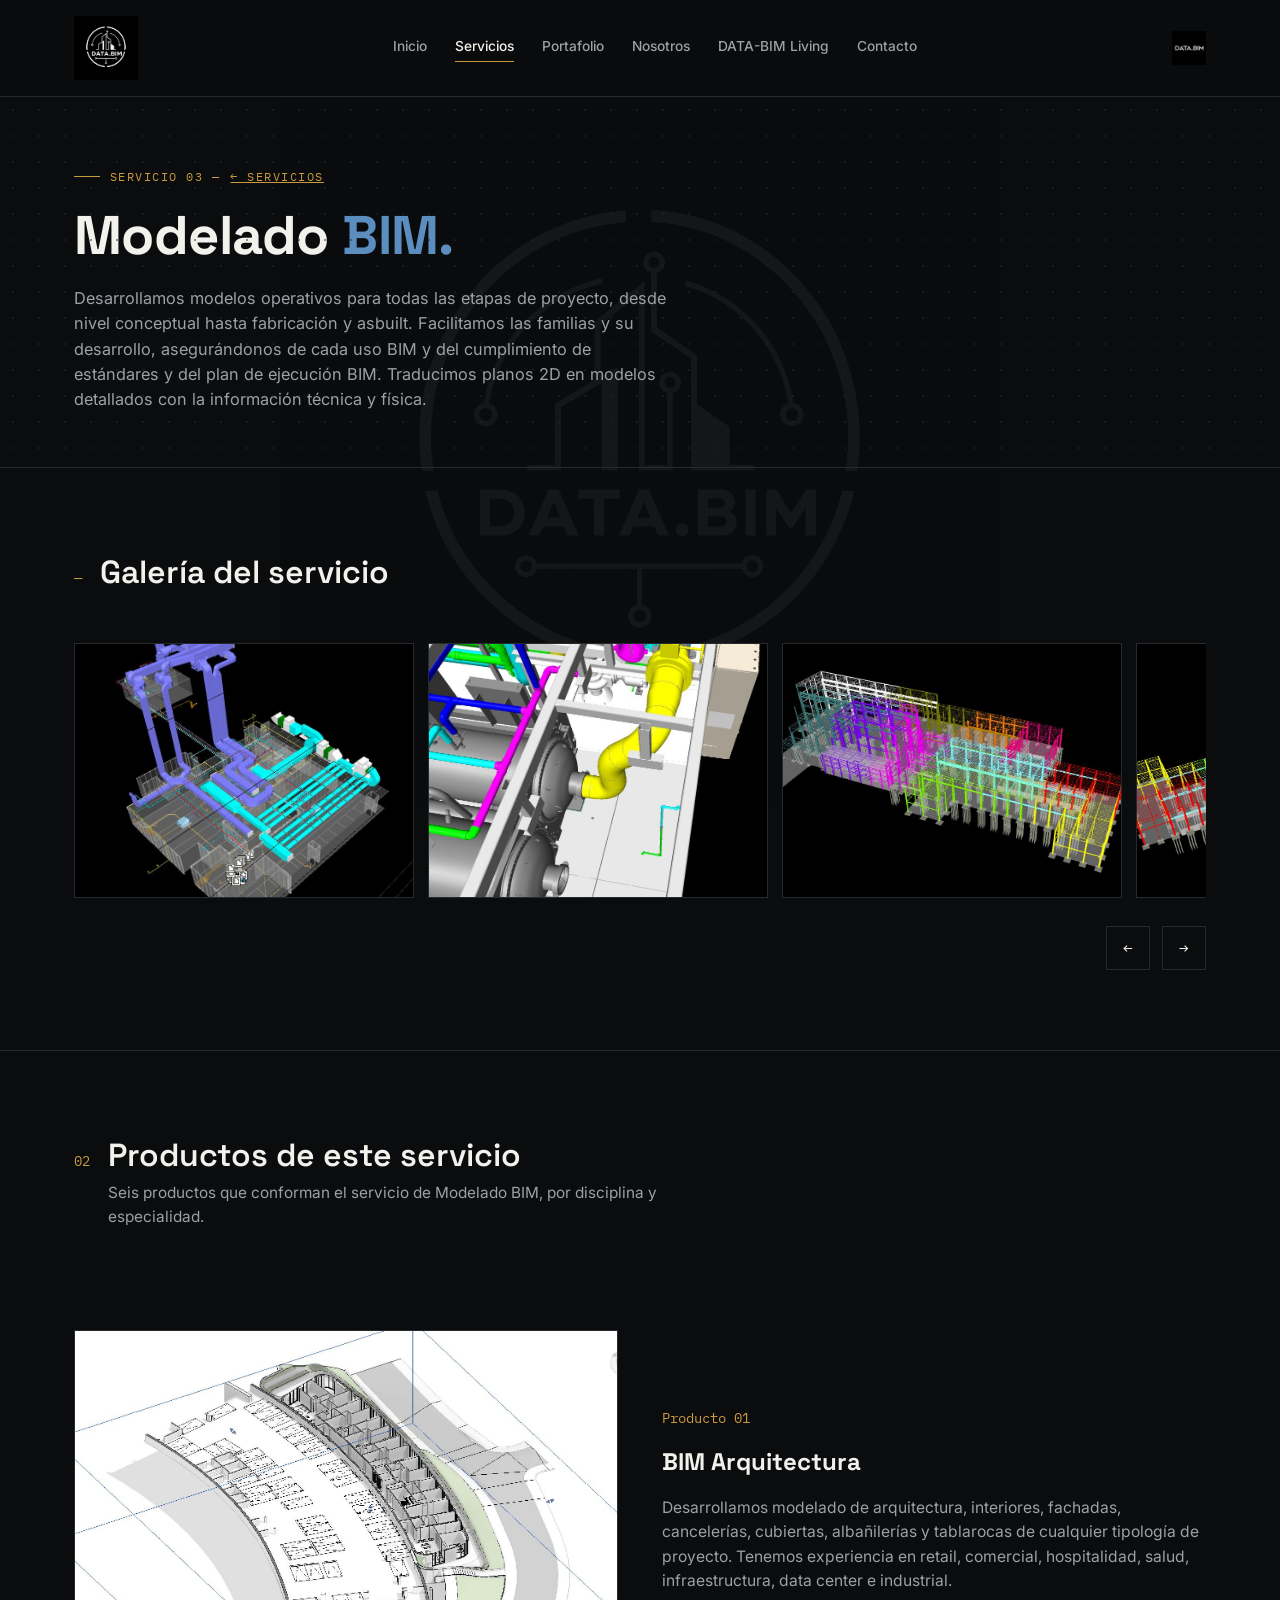
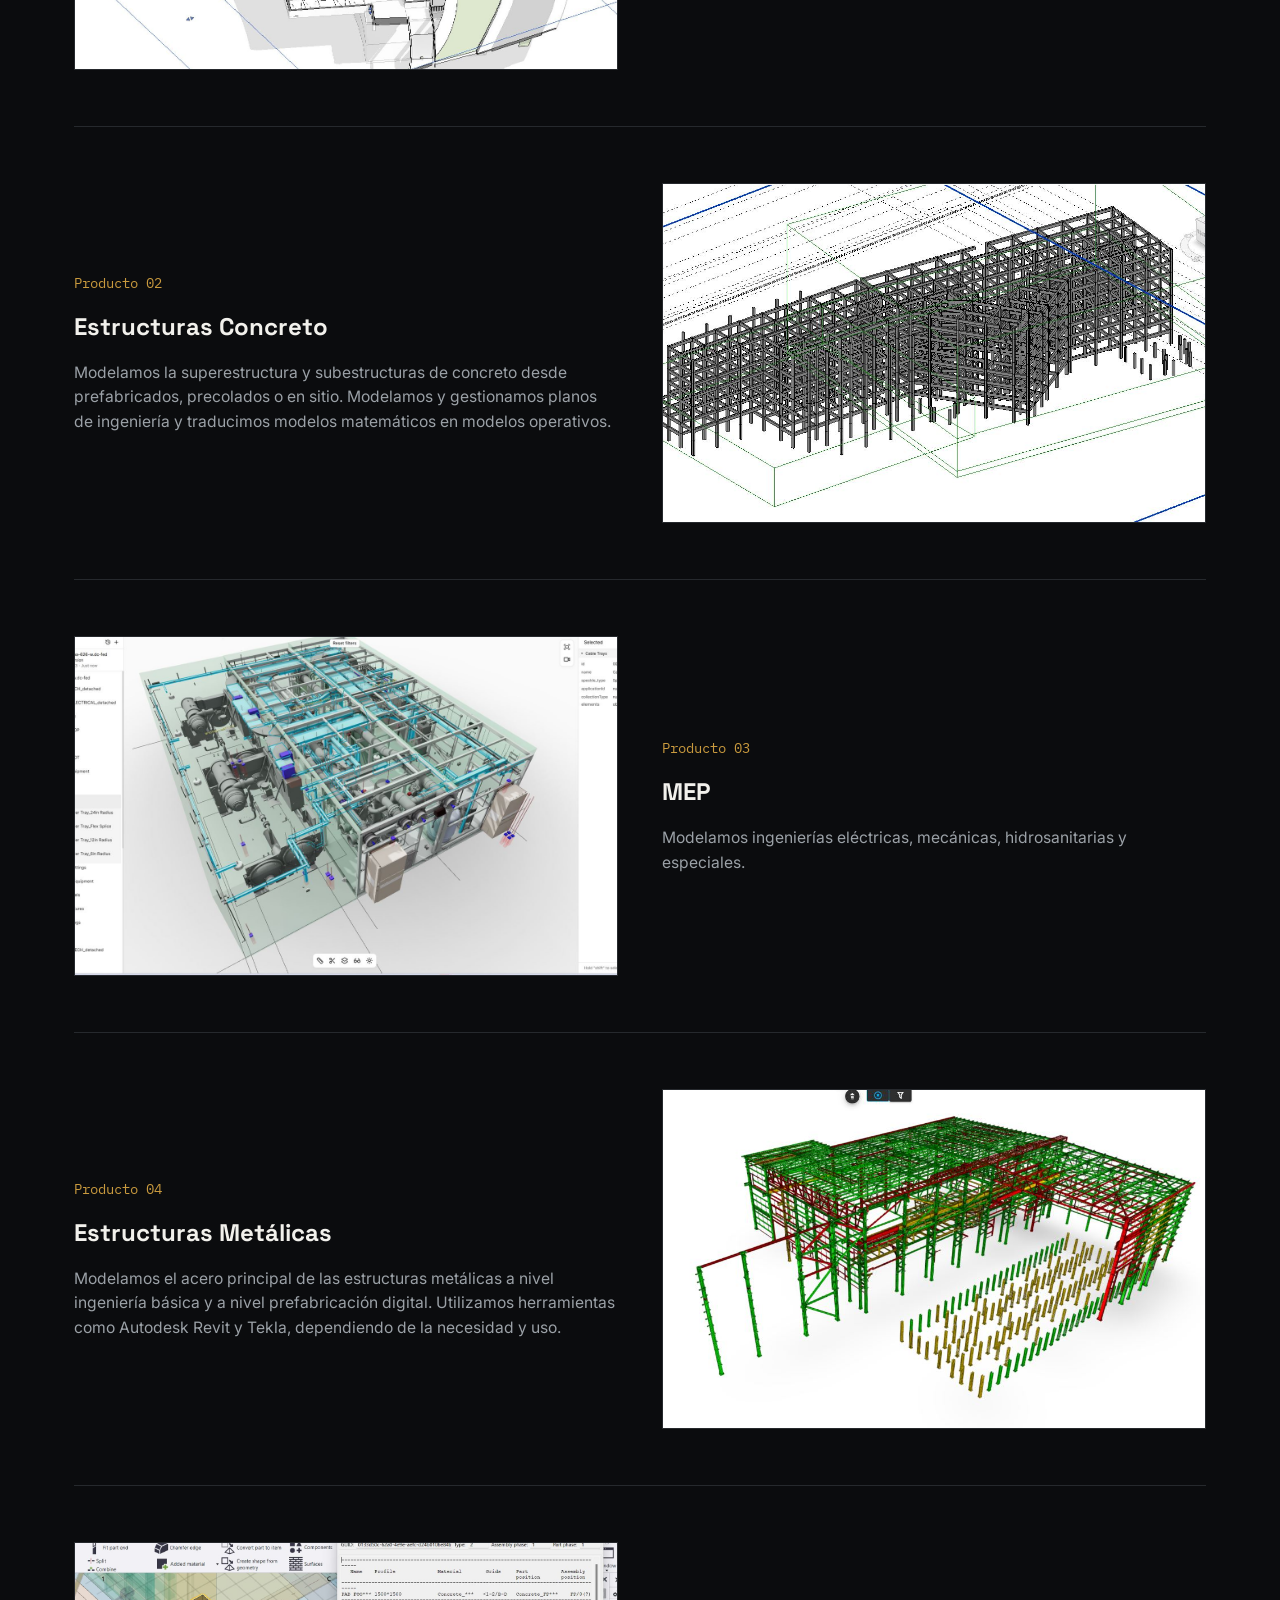
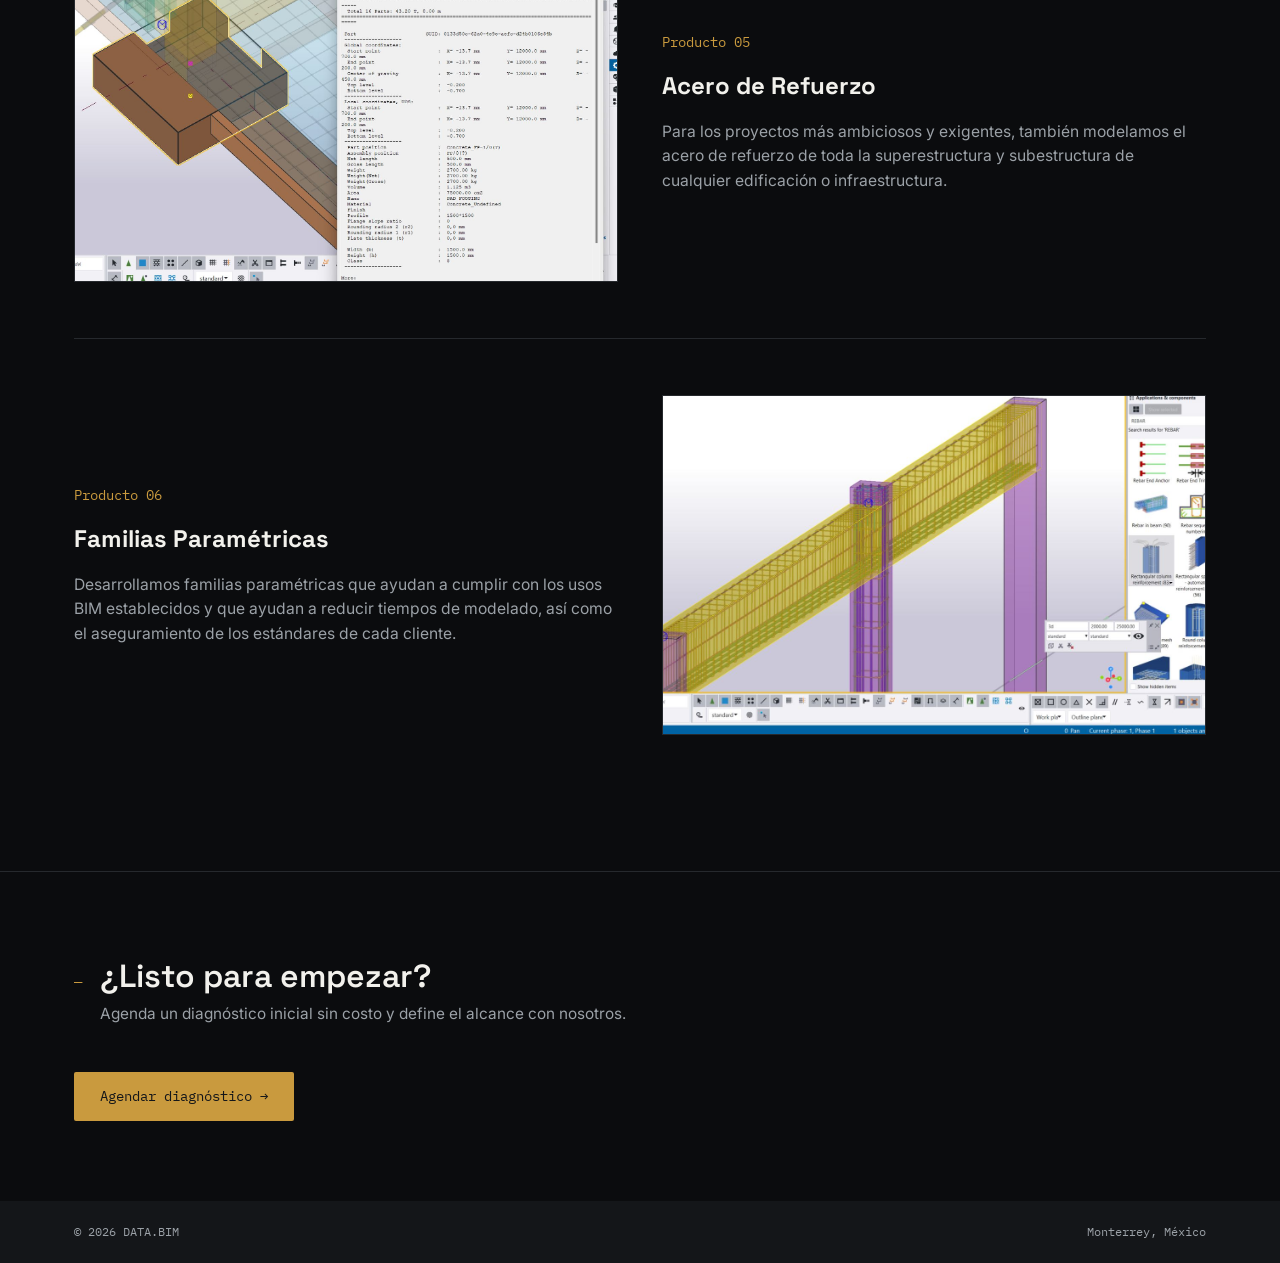
<file: servicio-modelado-bim.html>
<!DOCTYPE html>
<html lang="es">
<head>
<meta charset="UTF-8">
<meta name="viewport" content="width=device-width, initial-scale=1.0">
<title>Modelado BIM — DATA.BIM</title>
<link rel="preconnect" href="https://fonts.googleapis.com">
<link rel="preconnect" href="https://fonts.gstatic.com" crossorigin>
<link href="https://fonts.googleapis.com/css2?family=Space+Grotesk:wght@400;500;600;700&family=IBM+Plex+Mono:wght@400;500&family=Inter:wght@400;500;600&display=swap" rel="stylesheet">
<link rel="stylesheet" href="style.css">
</head>
<body>
<div class="page-watermark"><img src="assets/logo-mark.jpeg" alt=""></div>

<header>
  <div class="nav wrap">
    <a class="brand" href="index.html"><img src="assets/logo-mark.jpeg" alt="DATA.BIM logo"></a>
    <button class="menu-toggle" id="menuToggle" aria-label="Abrir menú"><span></span><span></span><span></span></button>
    <nav class="links" id="navLinks">
      <a href="index.html">Inicio</a>
      <a href="servicios.html" class="active">Servicios</a>
      <a href="portafolio.html">Portafolio</a>
      <a href="nosotros.html">Nosotros</a>
      <a href="living.html">DATA-BIM Living</a>
      <a href="contacto.html">Contacto</a>
    </nav>
    <a class="brand-word" href="index.html"><img src="assets/logo-wordmark.jpeg" alt="DATA.BIM"></a>
  </div>
</header>

<section class="page-hero">
  <div class="circuit-bg"></div>
  <div class="wrap">
    <div class="eyebrow">Servicio 03 — <a href="servicios.html" style="color:var(--gold);">← Servicios</a></div>
    <h1>Modelado <em>BIM.</em></h1>
    <p class="page-sub">Desarrollamos modelos operativos para todas las etapas de proyecto, desde nivel conceptual hasta fabricación y asbuilt. Facilitamos las familias y su desarrollo, asegurándonos de cada uso BIM y del cumplimiento de estándares y del plan de ejecución BIM. Traducimos planos 2D en modelos detallados con la información técnica y física.</p>
  </div>
</section>

<section>
  <div class="wrap">
    <div class="sec-head">
      <span class="sec-num">—</span>
      <div>
        <div class="sec-title">Galería del servicio</div>
      </div>
    </div>
    <div class="carousel-wrap">
      <div class="carousel-track" id="modeladoGalleryTrack">
        <div class="carousel-item"><img src="assets/servicios/modelado-bim/hero/1.jpg" alt="Modelado BIM 1"></div>
        <div class="carousel-item"><img src="assets/servicios/modelado-bim/hero/2.jpg" alt="Modelado BIM 2"></div>
        <div class="carousel-item"><img src="assets/servicios/modelado-bim/hero/3.jpg" alt="Modelado BIM 3"></div>
        <div class="carousel-item"><img src="assets/servicios/modelado-bim/hero/4.jpg" alt="Modelado BIM 4"></div>
        <div class="carousel-item"><img src="assets/servicios/modelado-bim/hero/5.jpg" alt="Modelado BIM 5"></div>
      </div>
      <div class="carousel-controls">
        <button class="carousel-btn" id="modeladoPrev" aria-label="Anterior">←</button>
        <button class="carousel-btn" id="modeladoNext" aria-label="Siguiente">→</button>
      </div>
    </div>
  </div>
</section>

<section>
  <div class="wrap">
    <div class="sec-head">
      <span class="sec-num">02</span>
      <div>
        <div class="sec-title">Productos de este servicio</div>
        <p class="sec-desc">Seis productos que conforman el servicio de Modelado BIM, por disciplina y especialidad.</p>
      </div>
    </div>
  </div>

  <div class="wrap">
    <div class="product-block">
      <div class="product-grid">
        <div class="auto-carousel">
          <img src="assets/servicios/modelado-bim/bim-arquitectura/1.jpg" class="active" alt="BIM Arquitectura 1">
          <img src="assets/servicios/modelado-bim/bim-arquitectura/2.jpg" alt="BIM Arquitectura 2">
          <img src="assets/servicios/modelado-bim/bim-arquitectura/3.jpg" alt="BIM Arquitectura 3">
          <img src="assets/servicios/modelado-bim/bim-arquitectura/4.jpg" alt="BIM Arquitectura 4">
          <img src="assets/servicios/modelado-bim/bim-arquitectura/5.jpg" alt="BIM Arquitectura 5">
          <img src="assets/servicios/modelado-bim/bim-arquitectura/6.jpg" alt="BIM Arquitectura 6">
          <img src="assets/servicios/modelado-bim/bim-arquitectura/7.jpg" alt="BIM Arquitectura 7">
          <img src="assets/servicios/modelado-bim/bim-arquitectura/8.jpg" alt="BIM Arquitectura 8">
          <img src="assets/servicios/modelado-bim/bim-arquitectura/9.jpg" alt="BIM Arquitectura 9">
        </div>
        <div>
          <span class="product-num">Producto 01</span>
          <h3>BIM Arquitectura</h3>
          <p>Desarrollamos modelado de arquitectura, interiores, fachadas, cancelerías, cubiertas, albañilerías y tablarocas de cualquier tipología de proyecto. Tenemos experiencia en retail, comercial, hospitalidad, salud, infraestructura, data center e industrial.</p>
        </div>
      </div>
    </div>

    <div class="product-block">
      <div class="product-grid reverse">
        <div class="auto-carousel">
          <img src="assets/servicios/modelado-bim/estructuras-concreto/1.jpg" class="active" alt="Estructuras Concreto 1">
          <img src="assets/servicios/modelado-bim/estructuras-concreto/2.jpg" alt="Estructuras Concreto 2">
          <img src="assets/servicios/modelado-bim/estructuras-concreto/3.jpg" alt="Estructuras Concreto 3">
          <img src="assets/servicios/modelado-bim/estructuras-concreto/4.jpg" alt="Estructuras Concreto 4">
        </div>
        <div>
          <span class="product-num">Producto 02</span>
          <h3>Estructuras Concreto</h3>
          <p>Modelamos la superestructura y subestructuras de concreto desde prefabricados, precolados o en sitio. Modelamos y gestionamos planos de ingeniería y traducimos modelos matemáticos en modelos operativos.</p>
        </div>
      </div>
    </div>

    <div class="product-block">
      <div class="product-grid">
        <div class="auto-carousel">
          <img src="assets/servicios/modelado-bim/mep/1.jpg" class="active" alt="MEP 1">
          <img src="assets/servicios/modelado-bim/mep/2.jpg" alt="MEP 2">
          <img src="assets/servicios/modelado-bim/mep/3.jpg" alt="MEP 3">
          <img src="assets/servicios/modelado-bim/mep/4.jpg" alt="MEP 4">
        </div>
        <div>
          <span class="product-num">Producto 03</span>
          <h3>MEP</h3>
          <p>Modelamos ingenierías eléctricas, mecánicas, hidrosanitarias y especiales.</p>
        </div>
      </div>
    </div>

    <div class="product-block">
      <div class="product-grid reverse">
        <div class="auto-carousel">
          <img src="assets/servicios/modelado-bim/estructuras-metalicas/1.jpg" class="active" alt="Estructuras Metálicas 1">
          <img src="assets/servicios/modelado-bim/estructuras-metalicas/2.jpg" alt="Estructuras Metálicas 2">
          <img src="assets/servicios/modelado-bim/estructuras-metalicas/3.jpg" alt="Estructuras Metálicas 3">
          <img src="assets/servicios/modelado-bim/estructuras-metalicas/4.jpg" alt="Estructuras Metálicas 4">
          <img src="assets/servicios/modelado-bim/estructuras-metalicas/5.jpg" alt="Estructuras Metálicas 5">
        </div>
        <div>
          <span class="product-num">Producto 04</span>
          <h3>Estructuras Metálicas</h3>
          <p>Modelamos el acero principal de las estructuras metálicas a nivel ingeniería básica y a nivel prefabricación digital. Utilizamos herramientas como Autodesk Revit y Tekla, dependiendo de la necesidad y uso.</p>
        </div>
      </div>
    </div>

    <div class="product-block">
      <div class="product-grid">
        <div class="auto-carousel">
          <img src="assets/servicios/modelado-bim/acero-refuerzo/1.jpg" class="active" alt="Acero de Refuerzo 1">
          <img src="assets/servicios/modelado-bim/acero-refuerzo/2.jpg" alt="Acero de Refuerzo 2">
          <img src="assets/servicios/modelado-bim/acero-refuerzo/3.jpg" alt="Acero de Refuerzo 3">
          <img src="assets/servicios/modelado-bim/acero-refuerzo/4.jpg" alt="Acero de Refuerzo 4">
          <img src="assets/servicios/modelado-bim/acero-refuerzo/5.jpg" alt="Acero de Refuerzo 5">
          <img src="assets/servicios/modelado-bim/acero-refuerzo/6.jpg" alt="Acero de Refuerzo 6">
        </div>
        <div>
          <span class="product-num">Producto 05</span>
          <h3>Acero de Refuerzo</h3>
          <p>Para los proyectos más ambiciosos y exigentes, también modelamos el acero de refuerzo de toda la superestructura y subestructura de cualquier edificación o infraestructura.</p>
        </div>
      </div>
    </div>

    <div class="product-block">
      <div class="product-grid reverse">
        <div class="auto-carousel">
          <img src="assets/servicios/modelado-bim/familias-parametricas/1.jpg" class="active" alt="Familias Paramétricas 1">
          <img src="assets/servicios/modelado-bim/familias-parametricas/2.jpg" alt="Familias Paramétricas 2">
        </div>
        <div>
          <span class="product-num">Producto 06</span>
          <h3>Familias Paramétricas</h3>
          <p>Desarrollamos familias paramétricas que ayudan a cumplir con los usos BIM establecidos y que ayudan a reducir tiempos de modelado, así como el aseguramiento de los estándares de cada cliente.</p>
        </div>
      </div>
    </div>
  </div>
</section>

<section>
  <div class="wrap">
    <div class="sec-head">
      <span class="sec-num">—</span>
      <div>
        <div class="sec-title">¿Listo para empezar?</div>
        <p class="sec-desc">Agenda un diagnóstico inicial sin costo y define el alcance con nosotros.</p>
      </div>
    </div>
    <a href="contacto.html" class="btn btn-primary">Agendar diagnóstico →</a>
  </div>
</section>

<footer>
  <div class="wrap footer-wrap">
    <span>© 2026 DATA.BIM</span>
    <span>Monterrey, México</span>
  </div>
</footer>

<script>
  const toggle = document.getElementById('menuToggle');
  const links = document.getElementById('navLinks');
  toggle.addEventListener('click', () => links.classList.toggle('open'));
  links.querySelectorAll('a').forEach(a => a.addEventListener('click', () => links.classList.remove('open')));

  const track = document.getElementById('modeladoGalleryTrack');
  const prevBtn = document.getElementById('modeladoPrev');
  const nextBtn = document.getElementById('modeladoNext');
  if(track && prevBtn && nextBtn){
    const scrollAmount = () => track.querySelector('.carousel-item').offsetWidth + 14;
    prevBtn.addEventListener('click', () => track.scrollBy({left:-scrollAmount(), behavior:'smooth'}));
    nextBtn.addEventListener('click', () => track.scrollBy({left:scrollAmount(), behavior:'smooth'}));
  }

  document.querySelectorAll('.auto-carousel').forEach(carousel => {
    const imgs = carousel.querySelectorAll('img');
    if(imgs.length < 2) return;
    let i = 0;
    setInterval(() => {
      imgs[i].classList.remove('active');
      i = (i + 1) % imgs.length;
      imgs[i].classList.add('active');
    }, 1600);
  });
</script>
</body>
</html>
</file>
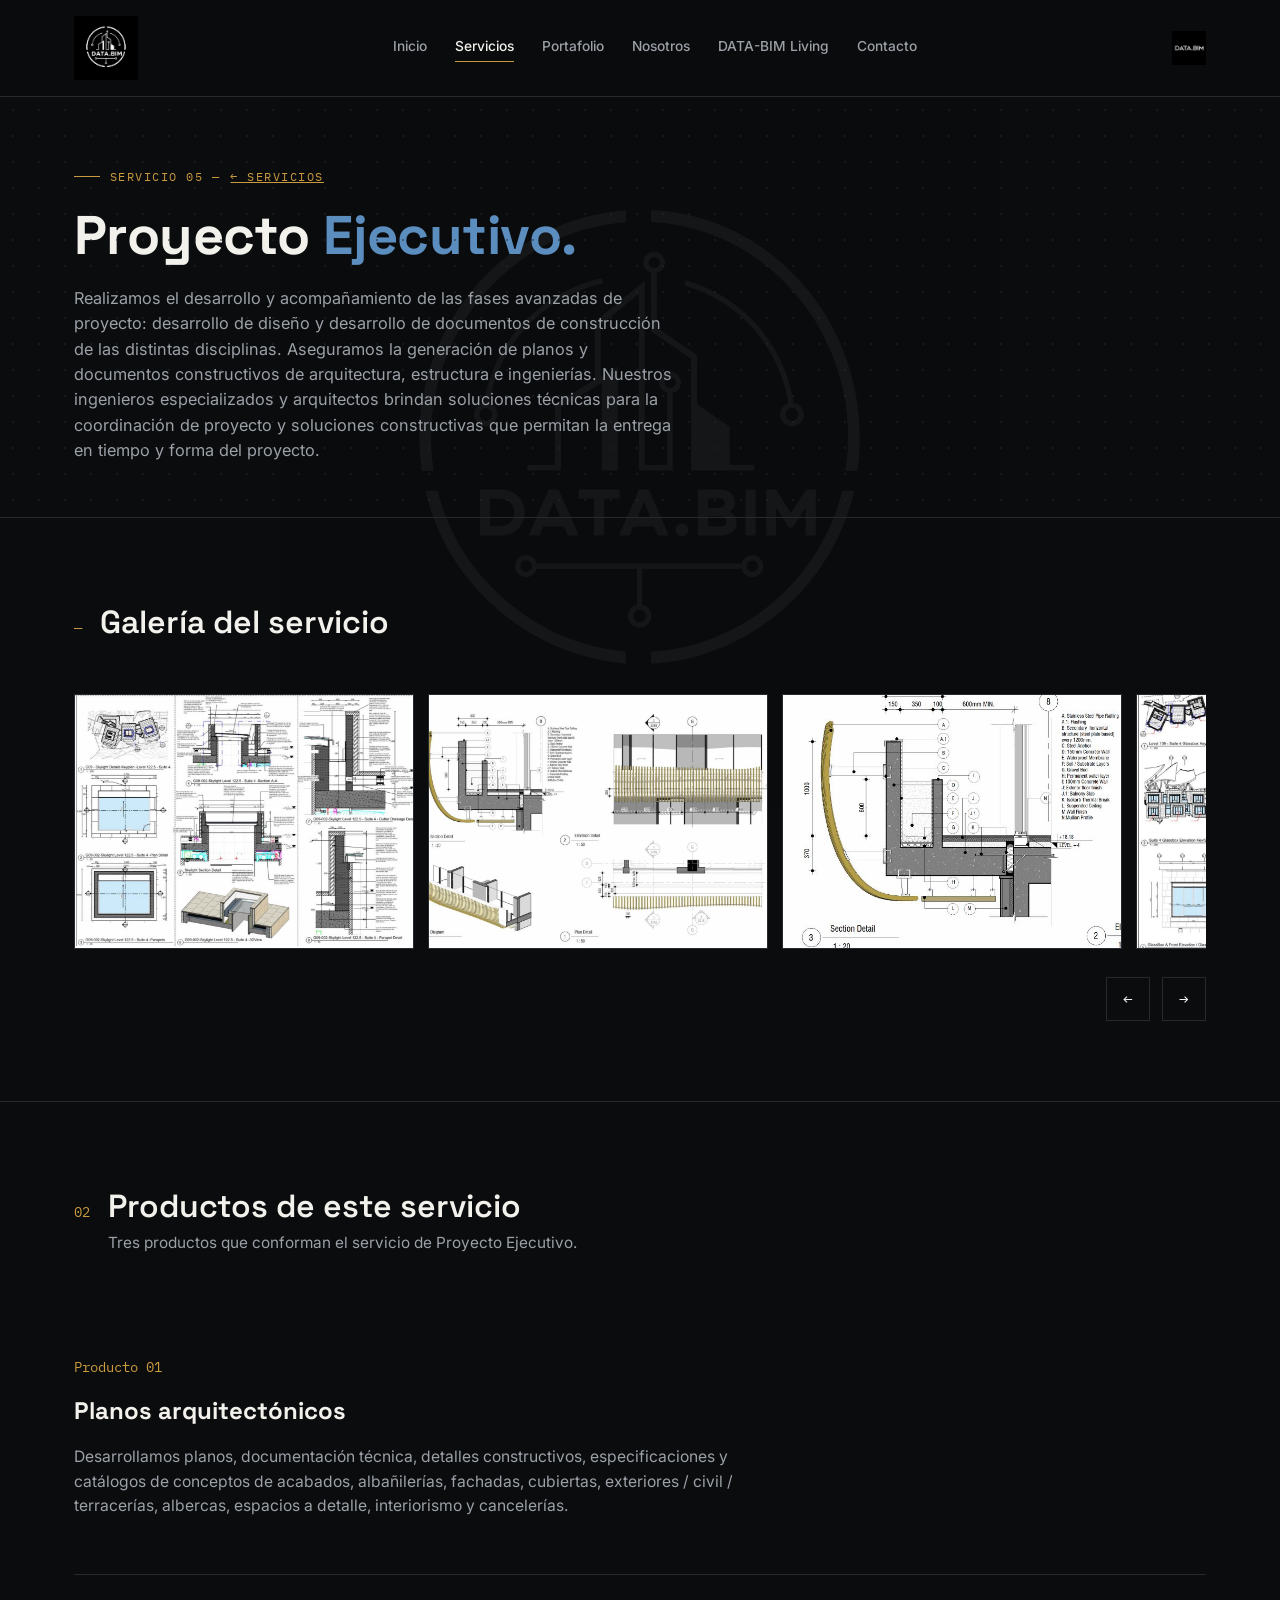
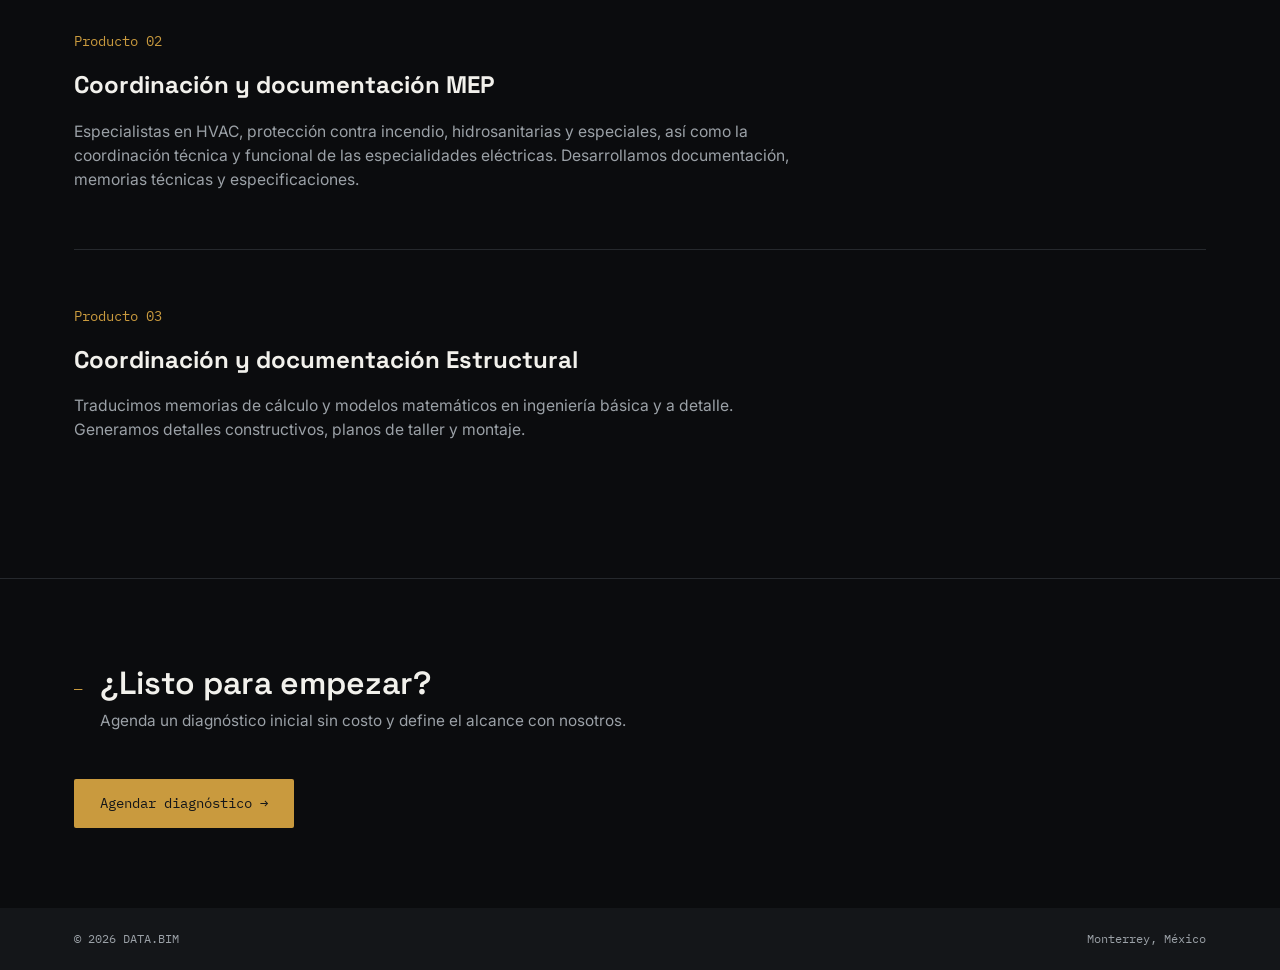
<file: servicio-proyecto-ejecutivo.html>
<!DOCTYPE html>
<html lang="es">
<head>
<meta charset="UTF-8">
<meta name="viewport" content="width=device-width, initial-scale=1.0">
<title>Proyecto Ejecutivo — DATA.BIM</title>
<link rel="preconnect" href="https://fonts.googleapis.com">
<link rel="preconnect" href="https://fonts.gstatic.com" crossorigin>
<link href="https://fonts.googleapis.com/css2?family=Space+Grotesk:wght@400;500;600;700&family=IBM+Plex+Mono:wght@400;500&family=Inter:wght@400;500;600&display=swap" rel="stylesheet">
<link rel="stylesheet" href="style.css">
</head>
<body>
<div class="page-watermark"><img src="assets/logo-mark.jpeg" alt=""></div>

<header>
  <div class="nav wrap">
    <a class="brand" href="index.html"><img src="assets/logo-mark.jpeg" alt="DATA.BIM logo"></a>
    <button class="menu-toggle" id="menuToggle" aria-label="Abrir menú"><span></span><span></span><span></span></button>
    <nav class="links" id="navLinks">
      <a href="index.html">Inicio</a>
      <a href="servicios.html" class="active">Servicios</a>
      <a href="portafolio.html">Portafolio</a>
      <a href="nosotros.html">Nosotros</a>
      <a href="living.html">DATA-BIM Living</a>
      <a href="contacto.html">Contacto</a>
    </nav>
    <a class="brand-word" href="index.html"><img src="assets/logo-wordmark.jpeg" alt="DATA.BIM"></a>
  </div>
</header>

<section class="page-hero">
  <div class="circuit-bg"></div>
  <div class="wrap">
    <div class="eyebrow">Servicio 05 — <a href="servicios.html" style="color:var(--gold);">← Servicios</a></div>
    <h1>Proyecto <em>Ejecutivo.</em></h1>
    <p class="page-sub">Realizamos el desarrollo y acompañamiento de las fases avanzadas de proyecto: desarrollo de diseño y desarrollo de documentos de construcción de las distintas disciplinas. Aseguramos la generación de planos y documentos constructivos de arquitectura, estructura e ingenierías. Nuestros ingenieros especializados y arquitectos brindan soluciones técnicas para la coordinación de proyecto y soluciones constructivas que permitan la entrega en tiempo y forma del proyecto.</p>
  </div>
</section>

<section>
  <div class="wrap">
    <div class="sec-head">
      <span class="sec-num">—</span>
      <div>
        <div class="sec-title">Galería del servicio</div>
      </div>
    </div>
    <div class="carousel-wrap">
      <div class="carousel-track" id="peGalleryTrack">
        <div class="carousel-item"><img src="assets/servicios/proyecto-ejecutivo/gallery/1.jpg" alt="Proyecto Ejecutivo 1"></div>
        <div class="carousel-item"><img src="assets/servicios/proyecto-ejecutivo/gallery/2.jpg" alt="Proyecto Ejecutivo 2"></div>
        <div class="carousel-item"><img src="assets/servicios/proyecto-ejecutivo/gallery/3.jpg" alt="Proyecto Ejecutivo 3"></div>
        <div class="carousel-item"><img src="assets/servicios/proyecto-ejecutivo/gallery/4.jpg" alt="Proyecto Ejecutivo 4"></div>
        <div class="carousel-item"><img src="assets/servicios/proyecto-ejecutivo/gallery/5.jpg" alt="Sistemas constructivos 1"></div>
        <div class="carousel-item"><img src="assets/servicios/proyecto-ejecutivo/gallery/6.jpg" alt="Sistemas constructivos 2"></div>
        <div class="carousel-item"><img src="assets/servicios/proyecto-ejecutivo/gallery/7.jpg" alt="Sistemas constructivos 3"></div>
        <div class="carousel-item"><img src="assets/servicios/proyecto-ejecutivo/gallery/8.jpg" alt="Sistemas constructivos 4"></div>
      </div>
      <div class="carousel-controls">
        <button class="carousel-btn" id="pePrev" aria-label="Anterior">←</button>
        <button class="carousel-btn" id="peNext" aria-label="Siguiente">→</button>
      </div>
    </div>
  </div>
</section>

<section>
  <div class="wrap">
    <div class="sec-head">
      <span class="sec-num">02</span>
      <div>
        <div class="sec-title">Productos de este servicio</div>
        <p class="sec-desc">Tres productos que conforman el servicio de Proyecto Ejecutivo.</p>
      </div>
    </div>

    <div class="product-block product-noimg">
      <span class="product-num">Producto 01</span>
      <h3>Planos arquitectónicos</h3>
      <p>Desarrollamos planos, documentación técnica, detalles constructivos, especificaciones y catálogos de conceptos de acabados, albañilerías, fachadas, cubiertas, exteriores / civil / terracerías, albercas, espacios a detalle, interiorismo y cancelerías.</p>
    </div>

    <div class="product-block product-noimg">
      <span class="product-num">Producto 02</span>
      <h3>Coordinación y documentación MEP</h3>
      <p>Especialistas en HVAC, protección contra incendio, hidrosanitarias y especiales, así como la coordinación técnica y funcional de las especialidades eléctricas. Desarrollamos documentación, memorias técnicas y especificaciones.</p>
    </div>

    <div class="product-block product-noimg">
      <span class="product-num">Producto 03</span>
      <h3>Coordinación y documentación Estructural</h3>
      <p>Traducimos memorias de cálculo y modelos matemáticos en ingeniería básica y a detalle. Generamos detalles constructivos, planos de taller y montaje.</p>
    </div>
  </div>
</section>

<section>
  <div class="wrap">
    <div class="sec-head">
      <span class="sec-num">—</span>
      <div>
        <div class="sec-title">¿Listo para empezar?</div>
        <p class="sec-desc">Agenda un diagnóstico inicial sin costo y define el alcance con nosotros.</p>
      </div>
    </div>
    <a href="contacto.html" class="btn btn-primary">Agendar diagnóstico →</a>
  </div>
</section>

<footer>
  <div class="wrap footer-wrap">
    <span>© 2026 DATA.BIM</span>
    <span>Monterrey, México</span>
  </div>
</footer>

<script>
  const toggle = document.getElementById('menuToggle');
  const links = document.getElementById('navLinks');
  toggle.addEventListener('click', () => links.classList.toggle('open'));
  links.querySelectorAll('a').forEach(a => a.addEventListener('click', () => links.classList.remove('open')));

  const track = document.getElementById('peGalleryTrack');
  const prevBtn = document.getElementById('pePrev');
  const nextBtn = document.getElementById('peNext');
  if(track && prevBtn && nextBtn){
    const scrollAmount = () => track.querySelector('.carousel-item').offsetWidth + 14;
    prevBtn.addEventListener('click', () => track.scrollBy({left:-scrollAmount(), behavior:'smooth'}));
    nextBtn.addEventListener('click', () => track.scrollBy({left:scrollAmount(), behavior:'smooth'}));
  }

  document.querySelectorAll('.auto-carousel').forEach(carousel => {
    const imgs = carousel.querySelectorAll('img');
    if(imgs.length < 2) return;
    let i = 0;
    setInterval(() => {
      imgs[i].classList.remove('active');
      i = (i + 1) % imgs.length;
      imgs[i].classList.add('active');
    }, 1600);
  });
</script>
</body>
</html>
</file>
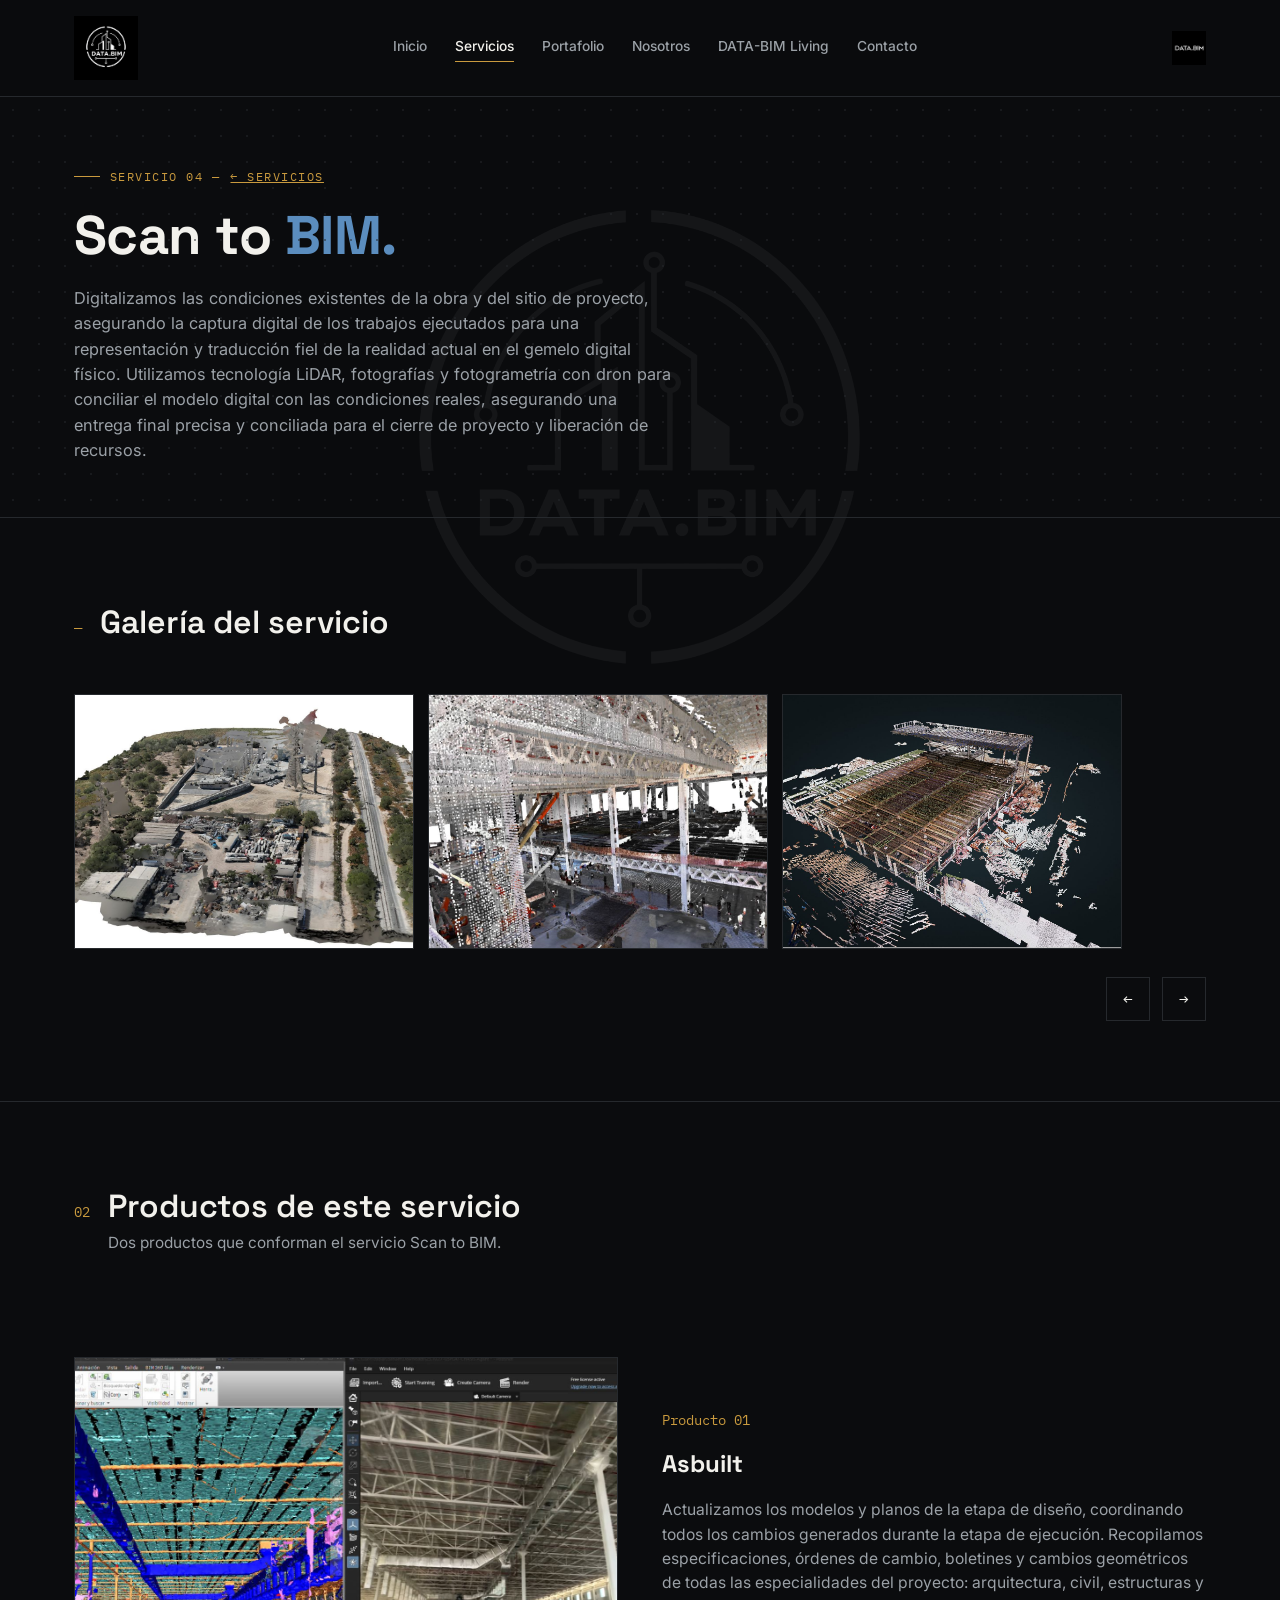
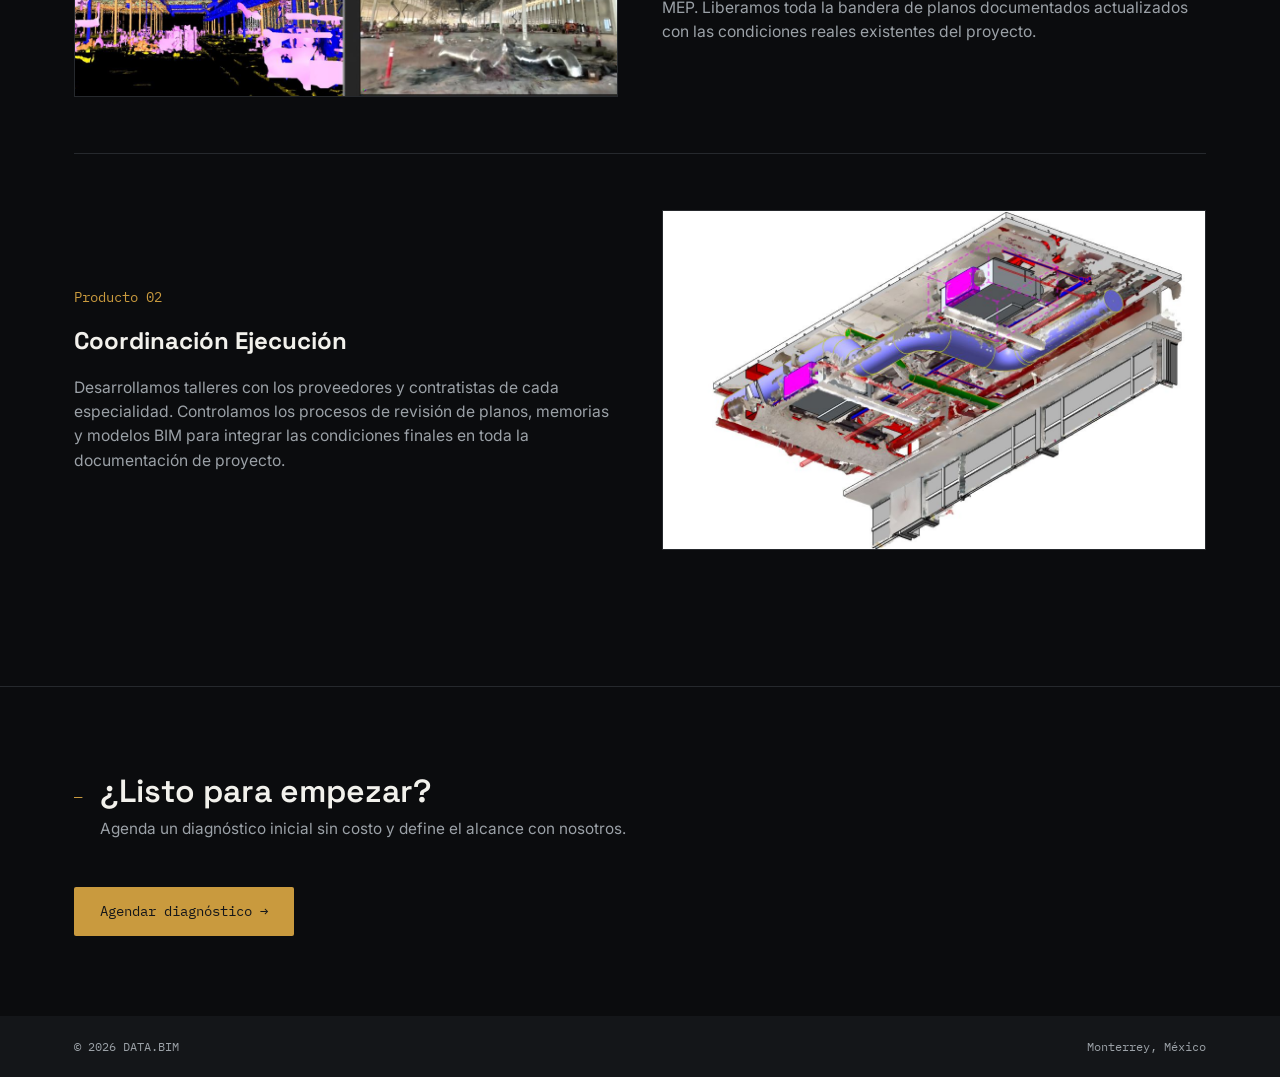
<file: servicio-scan-to-bim.html>
<!DOCTYPE html>
<html lang="es">
<head>
<meta charset="UTF-8">
<meta name="viewport" content="width=device-width, initial-scale=1.0">
<title>Scan to BIM — DATA.BIM</title>
<link rel="preconnect" href="https://fonts.googleapis.com">
<link rel="preconnect" href="https://fonts.gstatic.com" crossorigin>
<link href="https://fonts.googleapis.com/css2?family=Space+Grotesk:wght@400;500;600;700&family=IBM+Plex+Mono:wght@400;500&family=Inter:wght@400;500;600&display=swap" rel="stylesheet">
<link rel="stylesheet" href="style.css">
</head>
<body>
<div class="page-watermark"><img src="assets/logo-mark.jpeg" alt=""></div>

<header>
  <div class="nav wrap">
    <a class="brand" href="index.html"><img src="assets/logo-mark.jpeg" alt="DATA.BIM logo"></a>
    <button class="menu-toggle" id="menuToggle" aria-label="Abrir menú"><span></span><span></span><span></span></button>
    <nav class="links" id="navLinks">
      <a href="index.html">Inicio</a>
      <a href="servicios.html" class="active">Servicios</a>
      <a href="portafolio.html">Portafolio</a>
      <a href="nosotros.html">Nosotros</a>
      <a href="living.html">DATA-BIM Living</a>
      <a href="contacto.html">Contacto</a>
    </nav>
    <a class="brand-word" href="index.html"><img src="assets/logo-wordmark.jpeg" alt="DATA.BIM"></a>
  </div>
</header>

<section class="page-hero">
  <div class="circuit-bg"></div>
  <div class="wrap">
    <div class="eyebrow">Servicio 04 — <a href="servicios.html" style="color:var(--gold);">← Servicios</a></div>
    <h1>Scan to <em>BIM.</em></h1>
    <p class="page-sub">Digitalizamos las condiciones existentes de la obra y del sitio de proyecto, asegurando la captura digital de los trabajos ejecutados para una representación y traducción fiel de la realidad actual en el gemelo digital físico. Utilizamos tecnología LiDAR, fotografías y fotogrametría con dron para conciliar el modelo digital con las condiciones reales, asegurando una entrega final precisa y conciliada para el cierre de proyecto y liberación de recursos.</p>
  </div>
</section>

<section>
  <div class="wrap">
    <div class="sec-head">
      <span class="sec-num">—</span>
      <div>
        <div class="sec-title">Galería del servicio</div>
      </div>
    </div>
    <div class="carousel-wrap">
      <div class="carousel-track" id="scanGalleryTrack">
        <div class="carousel-item"><img src="assets/servicios/scan-to-bim/hero/1.jpg" alt="Scan to BIM 1"></div>
        <div class="carousel-item"><img src="assets/servicios/scan-to-bim/hero/2.jpg" alt="Scan to BIM 2"></div>
        <div class="carousel-item"><img src="assets/servicios/scan-to-bim/hero/3.jpg" alt="Scan to BIM 3"></div>
      </div>
      <div class="carousel-controls">
        <button class="carousel-btn" id="scanPrev" aria-label="Anterior">←</button>
        <button class="carousel-btn" id="scanNext" aria-label="Siguiente">→</button>
      </div>
    </div>
  </div>
</section>

<section>
  <div class="wrap">
    <div class="sec-head">
      <span class="sec-num">02</span>
      <div>
        <div class="sec-title">Productos de este servicio</div>
        <p class="sec-desc">Dos productos que conforman el servicio Scan to BIM.</p>
      </div>
    </div>
  </div>

  <div class="wrap">
    <div class="product-block">
      <div class="product-grid">
        <div class="auto-carousel">
          <img src="assets/servicios/scan-to-bim/asbuilt/1.jpg" class="active" alt="Asbuilt 1">
          <img src="assets/servicios/scan-to-bim/asbuilt/2.jpg" alt="Asbuilt 2">
          <img src="assets/servicios/scan-to-bim/asbuilt/3.jpg" alt="Asbuilt 3">
          <img src="assets/servicios/scan-to-bim/asbuilt/4.jpg" alt="Asbuilt 4">
          <img src="assets/servicios/scan-to-bim/asbuilt/5.jpg" alt="Asbuilt 5">
          <img src="assets/servicios/scan-to-bim/asbuilt/6.jpg" alt="Asbuilt 6">
        </div>
        <div>
          <span class="product-num">Producto 01</span>
          <h3>Asbuilt</h3>
          <p>Actualizamos los modelos y planos de la etapa de diseño, coordinando todos los cambios generados durante la etapa de ejecución. Recopilamos especificaciones, órdenes de cambio, boletines y cambios geométricos de todas las especialidades del proyecto: arquitectura, civil, estructuras y MEP. Liberamos toda la bandera de planos documentados actualizados con las condiciones reales existentes del proyecto.</p>
        </div>
      </div>
    </div>

    <div class="product-block">
      <div class="product-grid reverse">
        <div class="auto-carousel">
          <img src="assets/servicios/scan-to-bim/coordinacion-ejecucion/1.jpg" class="active" alt="Coordinación Ejecución 1">
          <img src="assets/servicios/scan-to-bim/coordinacion-ejecucion/2.jpg" alt="Coordinación Ejecución 2">
          <img src="assets/servicios/scan-to-bim/coordinacion-ejecucion/3.jpg" alt="Coordinación Ejecución 3">
          <img src="assets/servicios/scan-to-bim/coordinacion-ejecucion/4.jpg" alt="Coordinación Ejecución 4">
        </div>
        <div>
          <span class="product-num">Producto 02</span>
          <h3>Coordinación Ejecución</h3>
          <p>Desarrollamos talleres con los proveedores y contratistas de cada especialidad. Controlamos los procesos de revisión de planos, memorias y modelos BIM para integrar las condiciones finales en toda la documentación de proyecto.</p>
        </div>
      </div>
    </div>
  </div>
</section>

<section>
  <div class="wrap">
    <div class="sec-head">
      <span class="sec-num">—</span>
      <div>
        <div class="sec-title">¿Listo para empezar?</div>
        <p class="sec-desc">Agenda un diagnóstico inicial sin costo y define el alcance con nosotros.</p>
      </div>
    </div>
    <a href="contacto.html" class="btn btn-primary">Agendar diagnóstico →</a>
  </div>
</section>

<footer>
  <div class="wrap footer-wrap">
    <span>© 2026 DATA.BIM</span>
    <span>Monterrey, México</span>
  </div>
</footer>

<script>
  const toggle = document.getElementById('menuToggle');
  const links = document.getElementById('navLinks');
  toggle.addEventListener('click', () => links.classList.toggle('open'));
  links.querySelectorAll('a').forEach(a => a.addEventListener('click', () => links.classList.remove('open')));

  const track = document.getElementById('scanGalleryTrack');
  const prevBtn = document.getElementById('scanPrev');
  const nextBtn = document.getElementById('scanNext');
  if(track && prevBtn && nextBtn){
    const scrollAmount = () => track.querySelector('.carousel-item').offsetWidth + 14;
    prevBtn.addEventListener('click', () => track.scrollBy({left:-scrollAmount(), behavior:'smooth'}));
    nextBtn.addEventListener('click', () => track.scrollBy({left:scrollAmount(), behavior:'smooth'}));
  }

  document.querySelectorAll('.auto-carousel').forEach(carousel => {
    const imgs = carousel.querySelectorAll('img');
    if(imgs.length < 2) return;
    let i = 0;
    setInterval(() => {
      imgs[i].classList.remove('active');
      i = (i + 1) % imgs.length;
      imgs[i].classList.add('active');
    }, 1600);
  });
</script>
</body>
</html>
</file>
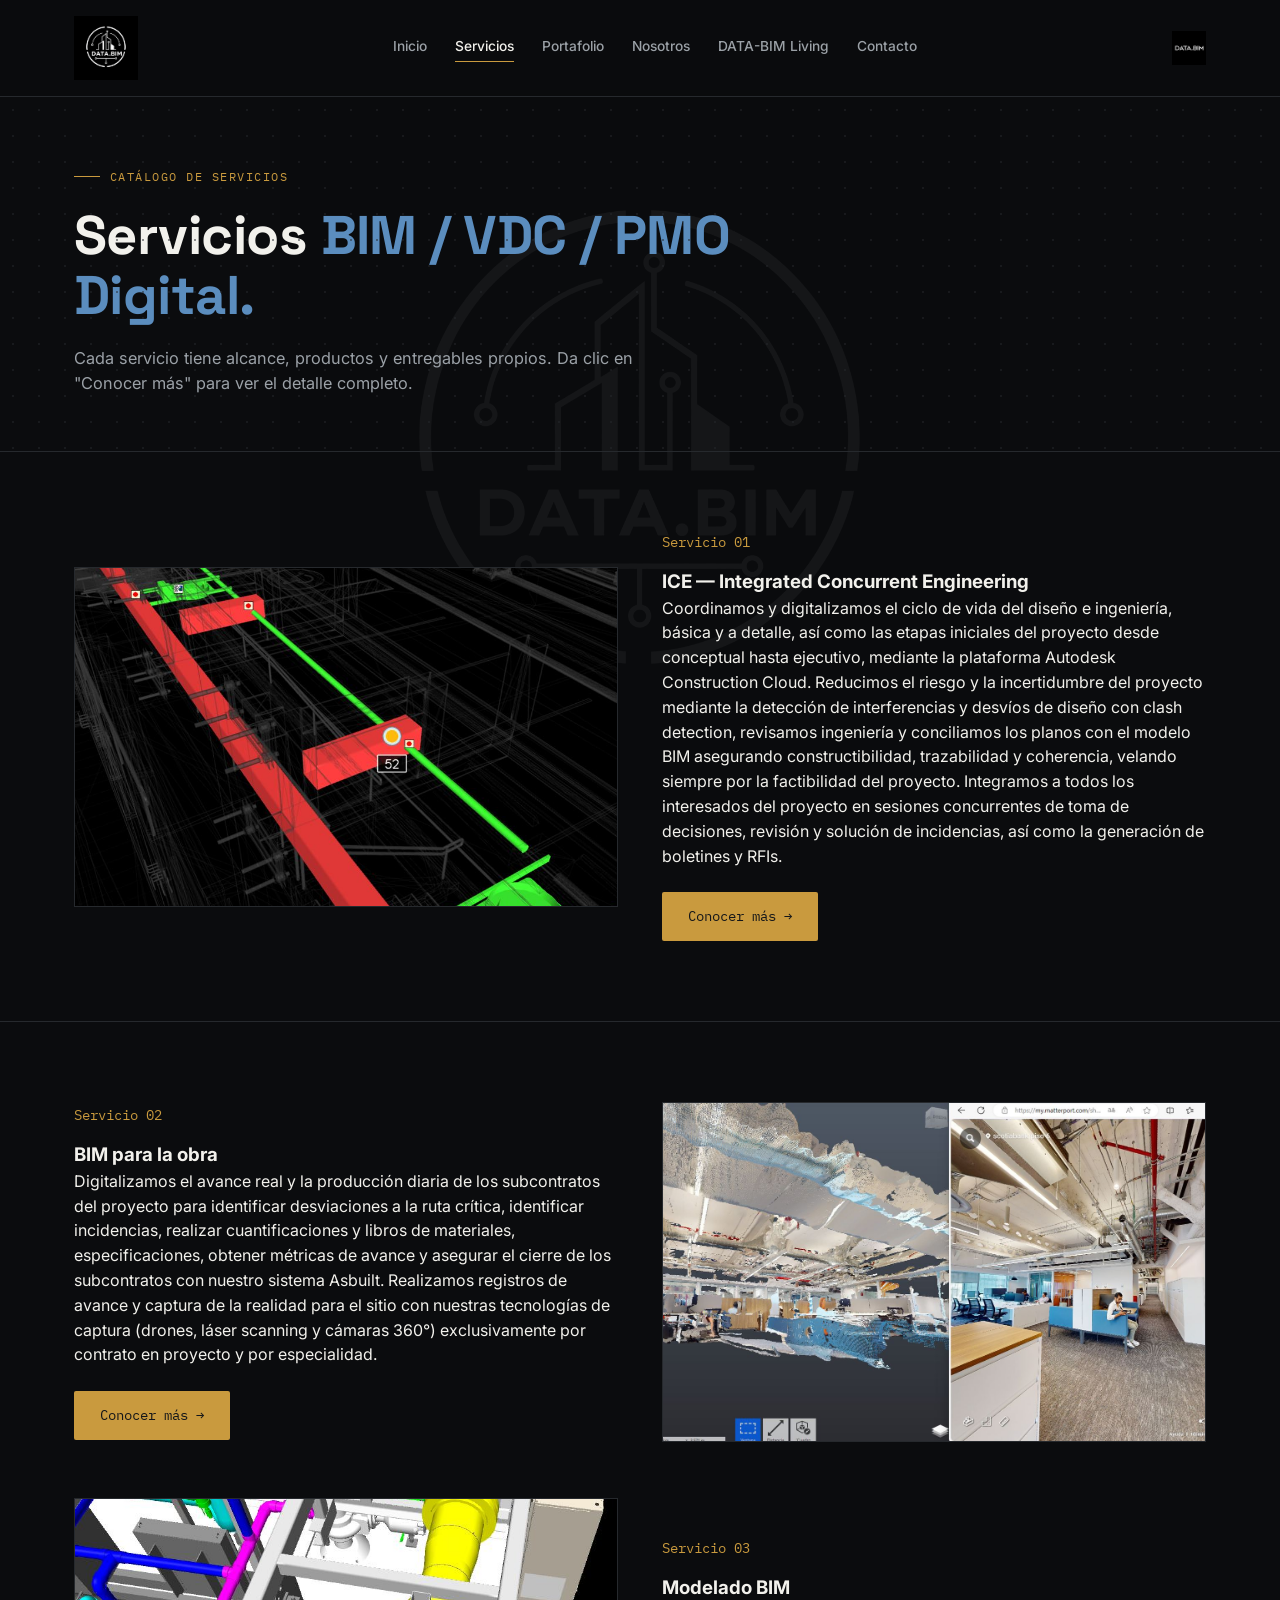
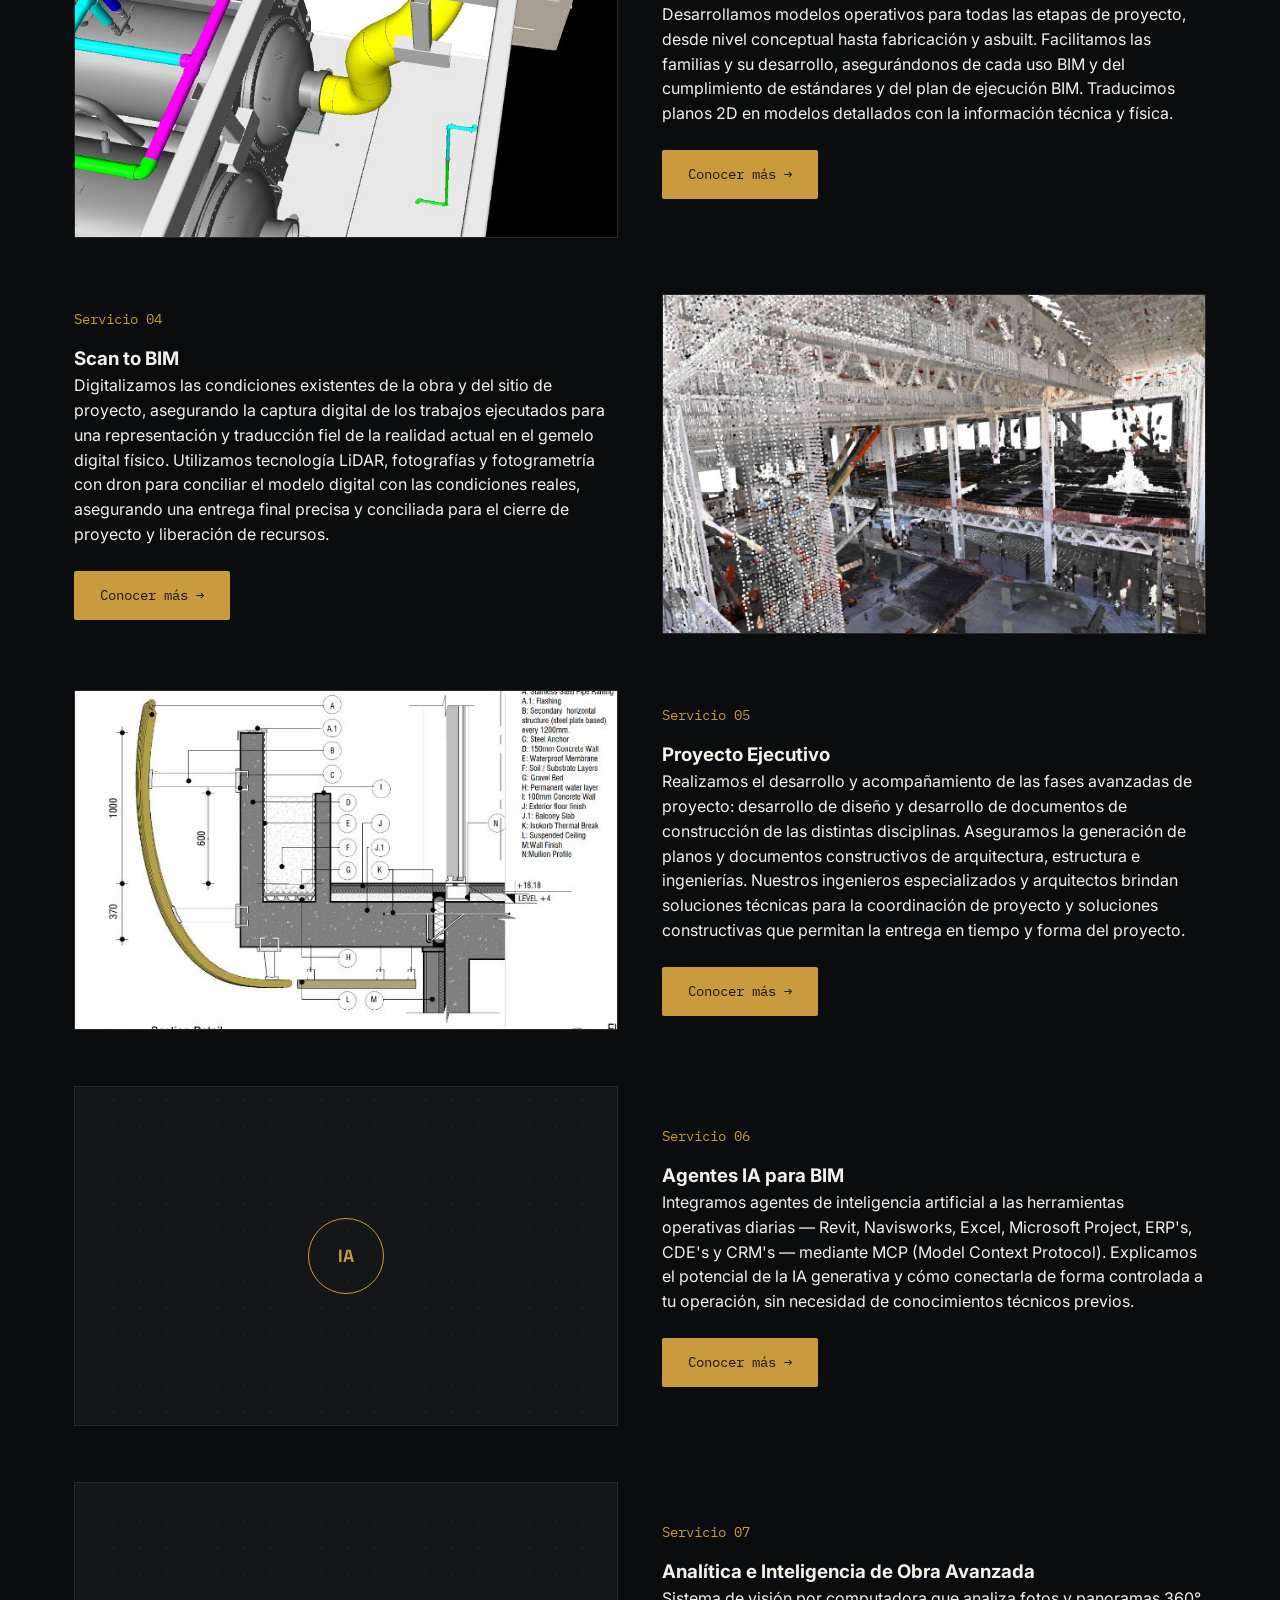
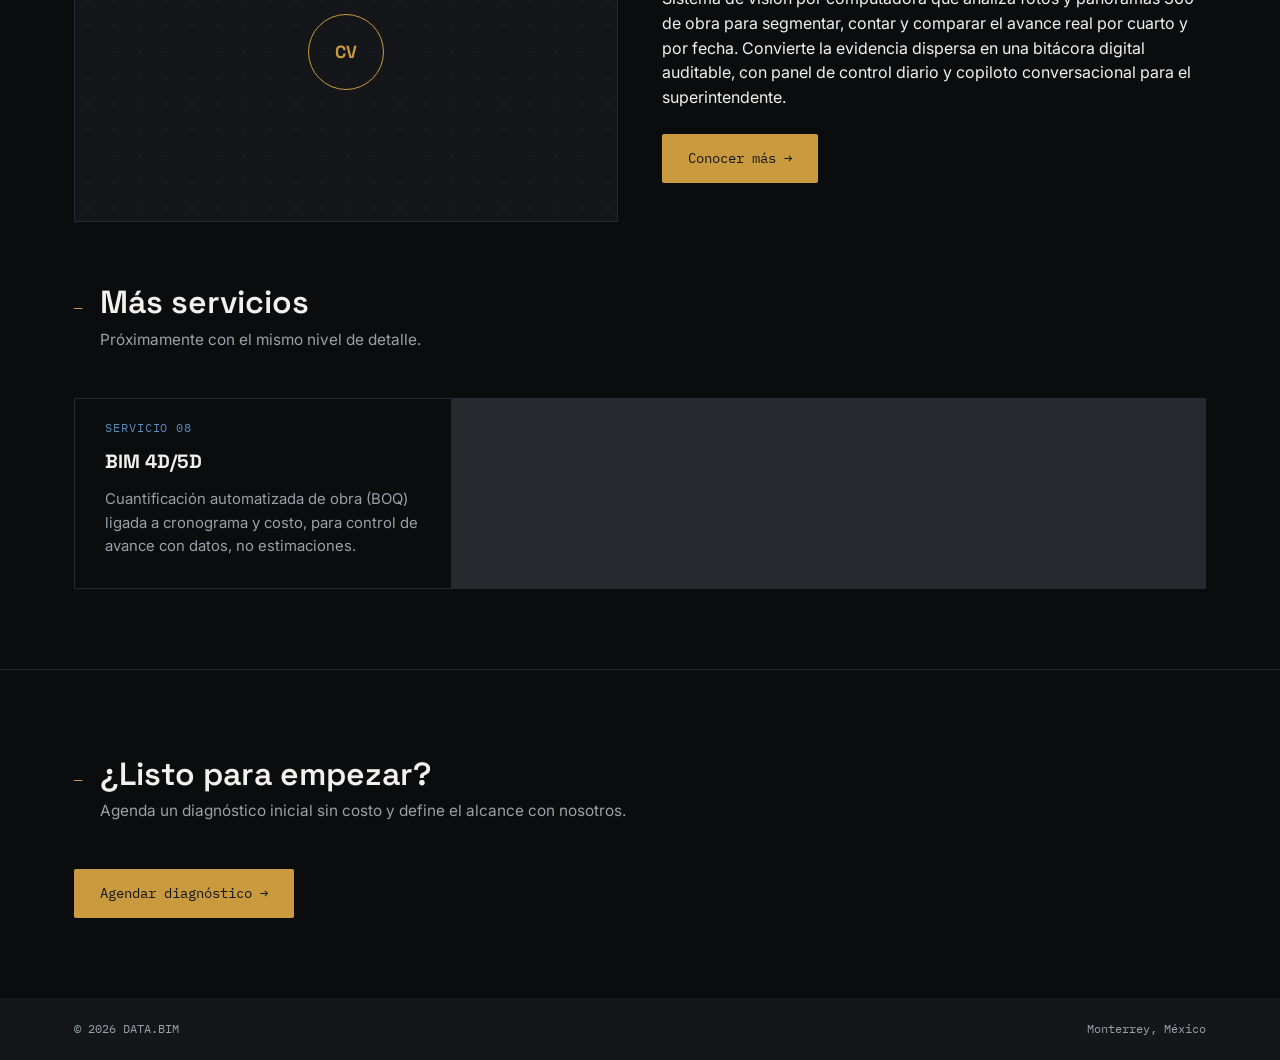
<file: servicios.html>
<!DOCTYPE html>
<html lang="es">
<head>
<meta charset="UTF-8">
<meta name="viewport" content="width=device-width, initial-scale=1.0">
<title>Servicios — DATA.BIM</title>
<link rel="preconnect" href="https://fonts.googleapis.com">
<link rel="preconnect" href="https://fonts.gstatic.com" crossorigin>
<link href="https://fonts.googleapis.com/css2?family=Space+Grotesk:wght@400;500;600;700&family=IBM+Plex+Mono:wght@400;500&family=Inter:wght@400;500;600&display=swap" rel="stylesheet">
<link rel="stylesheet" href="style.css">
</head>
<body>
<div class="page-watermark"><img src="assets/logo-mark.jpeg" alt=""></div>

<header>
  <div class="nav wrap">
    <a class="brand" href="index.html"><img src="assets/logo-mark.jpeg" alt="DATA.BIM logo"></a>
    <button class="menu-toggle" id="menuToggle" aria-label="Abrir menú"><span></span><span></span><span></span></button>
    <nav class="links" id="navLinks">
      <a href="index.html">Inicio</a>
      <a href="servicios.html" class="active">Servicios</a>
      <a href="portafolio.html">Portafolio</a>
      <a href="nosotros.html">Nosotros</a>
      <a href="living.html">DATA-BIM Living</a>
      <a href="contacto.html">Contacto</a>
    </nav>
    <a class="brand-word" href="index.html"><img src="assets/logo-wordmark.jpeg" alt="DATA.BIM"></a>
  </div>
</header>

<section class="page-hero">
  <div class="circuit-bg"></div>
  <div class="wrap">
    <div class="eyebrow">Catálogo de servicios</div>
    <h1>Servicios <em>BIM / VDC / PMO Digital.</em></h1>
    <p class="page-sub">Cada servicio tiene alcance, productos y entregables propios. Da clic en "Conocer más" para ver el detalle completo.</p>
  </div>
</section>

<section>
  <div class="wrap">
    <div class="product-grid">
      <div class="auto-carousel" id="iceThumb">
        <img src="assets/servicios/ice/hero/1.jpg" class="active" alt="ICE Integrated Concurrent Engineering">
        <img src="assets/servicios/ice/hero/2.jpg" alt="">
        <img src="assets/servicios/ice/hero/3.jpg" alt="">
        <img src="assets/servicios/ice/hero/4.jpg" alt="">
      </div>
      <div>
        <span class="product-num">Servicio 01</span>
        <h3>ICE — Integrated Concurrent Engineering</h3>
        <p>Coordinamos y digitalizamos el ciclo de vida del diseño e ingeniería, básica y a detalle, así como las etapas iniciales del proyecto desde conceptual hasta ejecutivo, mediante la plataforma Autodesk Construction Cloud. Reducimos el riesgo y la incertidumbre del proyecto mediante la detección de interferencias y desvíos de diseño con clash detection, revisamos ingeniería y conciliamos los planos con el modelo BIM asegurando constructibilidad, trazabilidad y coherencia, velando siempre por la factibilidad del proyecto. Integramos a todos los interesados del proyecto en sesiones concurrentes de toma de decisiones, revisión y solución de incidencias, así como la generación de boletines y RFIs.</p>
        <a href="servicio-ice.html" class="btn btn-primary" style="margin-top:24px;">Conocer más →</a>
      </div>
    </div>
  </div>
</section>

<section>
  <div class="wrap">
    <div class="product-grid reverse" style="margin-bottom:56px;">
      <div class="auto-carousel" id="bimObraThumb">
        <img src="assets/servicios/bim-obra/hero/1.jpg" class="active" alt="BIM en Obra">
        <img src="assets/servicios/bim-obra/hero/2.jpg" alt="">
        <img src="assets/servicios/bim-obra/hero/3.jpg" alt="">
        <img src="assets/servicios/bim-obra/hero/4.jpg" alt="">
        <img src="assets/servicios/bim-obra/hero/5.jpg" alt="">
      </div>
      <div>
        <span class="product-num">Servicio 02</span>
        <h3>BIM para la obra</h3>
        <p>Digitalizamos el avance real y la producción diaria de los subcontratos del proyecto para identificar desviaciones a la ruta crítica, identificar incidencias, realizar cuantificaciones y libros de materiales, especificaciones, obtener métricas de avance y asegurar el cierre de los subcontratos con nuestro sistema Asbuilt. Realizamos registros de avance y captura de la realidad para el sitio con nuestras tecnologías de captura (drones, láser scanning y cámaras 360°) exclusivamente por contrato en proyecto y por especialidad.</p>
        <a href="servicio-bim-obra.html" class="btn btn-primary" style="margin-top:24px;">Conocer más →</a>
      </div>
    </div>

    <div class="product-grid" style="margin-bottom:56px;">
      <div class="auto-carousel" id="modeladoThumb">
        <img src="assets/servicios/modelado-bim/hero/1.jpg" class="active" alt="Modelado BIM">
        <img src="assets/servicios/modelado-bim/hero/2.jpg" alt="">
        <img src="assets/servicios/modelado-bim/hero/3.jpg" alt="">
        <img src="assets/servicios/modelado-bim/hero/4.jpg" alt="">
        <img src="assets/servicios/modelado-bim/hero/5.jpg" alt="">
      </div>
      <div>
        <span class="product-num">Servicio 03</span>
        <h3>Modelado BIM</h3>
        <p>Desarrollamos modelos operativos para todas las etapas de proyecto, desde nivel conceptual hasta fabricación y asbuilt. Facilitamos las familias y su desarrollo, asegurándonos de cada uso BIM y del cumplimiento de estándares y del plan de ejecución BIM. Traducimos planos 2D en modelos detallados con la información técnica y física.</p>
        <a href="servicio-modelado-bim.html" class="btn btn-primary" style="margin-top:24px;">Conocer más →</a>
      </div>
    </div>

    <div class="product-grid reverse" style="margin-bottom:56px;">
      <div class="auto-carousel" id="scanThumb">
        <img src="assets/servicios/scan-to-bim/hero/1.jpg" class="active" alt="Scan to BIM">
        <img src="assets/servicios/scan-to-bim/hero/2.jpg" alt="">
        <img src="assets/servicios/scan-to-bim/hero/3.jpg" alt="">
      </div>
      <div>
        <span class="product-num">Servicio 04</span>
        <h3>Scan to BIM</h3>
        <p>Digitalizamos las condiciones existentes de la obra y del sitio de proyecto, asegurando la captura digital de los trabajos ejecutados para una representación y traducción fiel de la realidad actual en el gemelo digital físico. Utilizamos tecnología LiDAR, fotografías y fotogrametría con dron para conciliar el modelo digital con las condiciones reales, asegurando una entrega final precisa y conciliada para el cierre de proyecto y liberación de recursos.</p>
        <a href="servicio-scan-to-bim.html" class="btn btn-primary" style="margin-top:24px;">Conocer más →</a>
      </div>
    </div>

    <div class="product-grid" style="margin-bottom:56px;">
      <div class="auto-carousel" id="peThumb">
        <img src="assets/servicios/proyecto-ejecutivo/gallery/1.jpg" class="active" alt="Proyecto Ejecutivo">
        <img src="assets/servicios/proyecto-ejecutivo/gallery/3.jpg" alt="">
        <img src="assets/servicios/proyecto-ejecutivo/gallery/5.jpg" alt="">
        <img src="assets/servicios/proyecto-ejecutivo/gallery/8.jpg" alt="">
      </div>
      <div>
        <span class="product-num">Servicio 05</span>
        <h3>Proyecto Ejecutivo</h3>
        <p>Realizamos el desarrollo y acompañamiento de las fases avanzadas de proyecto: desarrollo de diseño y desarrollo de documentos de construcción de las distintas disciplinas. Aseguramos la generación de planos y documentos constructivos de arquitectura, estructura e ingenierías. Nuestros ingenieros especializados y arquitectos brindan soluciones técnicas para la coordinación de proyecto y soluciones constructivas que permitan la entrega en tiempo y forma del proyecto.</p>
        <a href="servicio-proyecto-ejecutivo.html" class="btn btn-primary" style="margin-top:24px;">Conocer más →</a>
      </div>
    </div>

    <div class="product-grid" style="margin-bottom:56px;">
      <div class="ai-badge">
        <div class="circuit-bg"></div>
        <div class="ai-badge-core">IA</div>
      </div>
      <div>
        <span class="product-num">Servicio 06</span>
        <h3>Agentes IA para BIM</h3>
        <p>Integramos agentes de inteligencia artificial a las herramientas operativas diarias — Revit, Navisworks, Excel, Microsoft Project, ERP's, CDE's y CRM's — mediante MCP (Model Context Protocol). Explicamos el potencial de la IA generativa y cómo conectarla de forma controlada a tu operación, sin necesidad de conocimientos técnicos previos.</p>
        <a href="servicio-agentes-ia.html" class="btn btn-primary" style="margin-top:24px;">Conocer más →</a>
      </div>
    </div>

    <div class="product-grid reverse" style="margin-bottom:56px;">
      <div class="ai-badge">
        <div class="circuit-bg"></div>
        <div class="ai-badge-core">CV</div>
      </div>
      <div>
        <span class="product-num">Servicio 07</span>
        <h3>Analítica e Inteligencia de Obra Avanzada</h3>
        <p>Sistema de visión por computadora que analiza fotos y panoramas 360° de obra para segmentar, contar y comparar el avance real por cuarto y por fecha. Convierte la evidencia dispersa en una bitácora digital auditable, con panel de control diario y copiloto conversacional para el superintendente.</p>
        <a href="servicio-analitica-obra.html" class="btn btn-primary" style="margin-top:24px;">Conocer más →</a>
      </div>
    </div>

    <div class="sec-head">
      <span class="sec-num">—</span>
      <div>
        <div class="sec-title">Más servicios</div>
        <p class="sec-desc">Próximamente con el mismo nivel de detalle.</p>
      </div>
    </div>
    <div class="services">
      <div class="service">
        <span class="tag">Servicio 08</span>
        <h3>BIM 4D/5D</h3>
        <p>Cuantificación automatizada de obra (BOQ) ligada a cronograma y costo, para control de avance con datos, no estimaciones.</p>
      </div>
    </div>
  </div>
</section>

<section>
  <div class="wrap">
    <div class="sec-head">
      <span class="sec-num">—</span>
      <div>
        <div class="sec-title">¿Listo para empezar?</div>
        <p class="sec-desc">Agenda un diagnóstico inicial sin costo y define el alcance con nosotros.</p>
      </div>
    </div>
    <a href="contacto.html" class="btn btn-primary">Agendar diagnóstico →</a>
  </div>
</section>

<footer>
  <div class="wrap footer-wrap">
    <span>© 2026 DATA.BIM</span>
    <span>Monterrey, México</span>
  </div>
</footer>

<script>
  const toggle = document.getElementById('menuToggle');
  const links = document.getElementById('navLinks');
  toggle.addEventListener('click', () => links.classList.toggle('open'));
  links.querySelectorAll('a').forEach(a => a.addEventListener('click', () => links.classList.remove('open')));

  document.querySelectorAll('.auto-carousel').forEach(carousel => {
    const imgs = carousel.querySelectorAll('img');
    if(imgs.length < 2) return;
    let i = 0;
    setInterval(() => {
      imgs[i].classList.remove('active');
      i = (i + 1) % imgs.length;
      imgs[i].classList.add('active');
    }, 1600);
  });
</script>
</body>
</html>
</file>
<file: style.css>
:root{
  --bg:#0B0C0E;
  --bg-alt:#141619;
  --line:#26292D;
  --text:#F2F1EC;
  --text-dim:#9BA1A7;
  --blue:#5B8DBE;
  --gold:#C99A3E;
  --white:#FFFFFF;
}
*{box-sizing:border-box; margin:0; padding:0;}
html{scroll-behavior:smooth;}
body{
  background:var(--bg);
  color:var(--text);
  font-family:'Inter', sans-serif;
  line-height:1.55;
  overflow-x:hidden;
}
@media (prefers-reduced-motion: reduce){ *{animation:none !important; transition:none !important;} }

a{color:inherit;}
img{max-width:100%; display:block;}
.wrap{max-width:1180px; margin:0 auto; padding:0 24px;}

.circuit-bg{
  position:absolute; inset:0; pointer-events:none; opacity:0.5;
  background-image:radial-gradient(var(--line) 1px, transparent 1px);
  background-size:26px 26px;
}

/* ---------- HEADER ---------- */
header{
  position:sticky; top:0; z-index:50;
  background:rgba(11,12,14,0.92);
  backdrop-filter:blur(8px);
  border-bottom:1px solid var(--line);
}
.nav{display:flex; align-items:center; justify-content:space-between; padding:16px 24px; gap:24px;}
.brand{display:flex; align-items:center; gap:12px; text-decoration:none; flex-shrink:0;}
.brand img{height:64px; width:auto;}
.brand-word{display:flex; align-items:center; flex-shrink:0;}
.brand-word img{height:34px; width:auto; opacity:0.95;}
nav.links{display:flex; gap:28px; font-size:0.86rem; font-weight:500; flex-wrap:wrap; justify-content:center;}
nav.links a{text-decoration:none; color:var(--text-dim); position:relative; padding-bottom:2px; white-space:nowrap;}
nav.links a:hover, nav.links a.active{color:var(--text);}
nav.links a::after{
  content:""; position:absolute; left:0; bottom:-2px; width:0; height:1px;
  background:var(--gold); transition:width 0.25s ease;
}
nav.links a:hover::after, nav.links a.active::after{width:100%;}
.menu-toggle{display:none; background:none; border:none; cursor:pointer; padding:4px;}
.menu-toggle span{display:block; width:22px; height:2px; background:var(--text); margin:5px 0;}
@media (max-width:860px){
  .brand img{height:48px;}
  .brand-word{display:none;}
  nav.links{
    position:fixed; top:78px; right:0; left:0; flex-direction:column; gap:0;
    background:var(--bg); border-bottom:1px solid var(--line);
    max-height:0; overflow:hidden; transition:max-height 0.3s ease;
  }
  nav.links.open{max-height:360px;}
  nav.links a{padding:16px 24px; border-top:1px solid var(--line);}
  .menu-toggle{display:block;}
}

/* ---------- PAGE HERO (used on every page, smaller than home) ---------- */
.page-hero{position:relative; padding:70px 0 54px; border-bottom:1px solid var(--line); overflow:hidden;}
.eyebrow{
  font-family:'IBM Plex Mono', monospace; font-size:0.78rem; letter-spacing:0.12em;
  text-transform:uppercase; color:var(--gold); display:flex; align-items:center; gap:10px; margin-bottom:20px;
}
.eyebrow::before{content:""; width:26px; height:1px; background:var(--gold);}
h1{
  font-family:'Space Grotesk', sans-serif; font-weight:700;
  font-size:clamp(2rem, 5vw, 3.4rem); line-height:1.1; letter-spacing:-0.01em; max-width:780px;
}
h1 em{font-style:normal; color:var(--blue);}
.page-sub{font-size:1.02rem; color:var(--text-dim); max-width:600px; margin-top:20px;}

/* ---------- HOME HERO (bigger) ---------- */
.home-hero{padding:100px 0 84px;}
.hero-mark{
  position:absolute; right:-60px; top:50%; transform:translateY(-50%);
  width:440px; opacity:0.08; filter:grayscale(1);
}
.hero-cta{display:flex; gap:16px; margin-top:36px; flex-wrap:wrap;}
.btn{
  font-family:'IBM Plex Mono', monospace; font-size:0.85rem; text-decoration:none;
  padding:14px 26px; border-radius:2px; display:inline-flex; align-items:center; gap:8px;
  transition:transform 0.2s ease, background 0.2s ease, border-color 0.2s ease;
}
.btn-primary{background:var(--gold); color:#141619;}
.btn-primary:hover{transform:translateY(-2px); background:#DBAE55;}
.btn-outline{border:1px solid var(--line); color:var(--text);}
.btn-outline:hover{transform:translateY(-2px); border-color:var(--blue); color:var(--blue);}

.titleblock{
  margin-top:56px; border:1px solid var(--line); display:grid; grid-template-columns:repeat(4,1fr);
  font-family:'IBM Plex Mono', monospace; font-size:0.75rem; position:relative; z-index:2;
  background:rgba(20,22,25,0.5);
}
.titleblock div{padding:14px 18px; border-right:1px solid var(--line);}
.titleblock div:last-child{border-right:none;}
.titleblock .label{display:block; color:var(--text-dim); text-transform:uppercase; letter-spacing:0.06em; font-size:0.65rem; margin-bottom:6px;}
.titleblock .val{font-weight:500; color:var(--text);}
@media (max-width:700px){
  .titleblock{grid-template-columns:1fr 1fr;}
  .titleblock div:nth-child(2){border-right:none;}
}

/* ---------- SECTIONS ---------- */
section{padding:80px 0; border-bottom:1px solid var(--line); position:relative;}
section:last-of-type{border-bottom:none;}
.sec-head{display:flex; align-items:baseline; gap:18px; margin-bottom:46px; flex-wrap:wrap;}
.sec-num{font-family:'IBM Plex Mono', monospace; color:var(--gold); font-size:0.9rem;}
.sec-title{font-family:'Space Grotesk', sans-serif; font-weight:600; font-size:clamp(1.5rem, 3vw, 2rem);}
.sec-desc{color:var(--text-dim); max-width:560px; font-size:0.96rem;}

/* ---------- SERVICIOS / PILARES ---------- */
.services{display:grid; grid-template-columns:repeat(3,1fr); gap:1px; background:var(--line); border:1px solid var(--line);}
@media (max-width:900px){.services{grid-template-columns:1fr;}}
.service{background:var(--bg); padding:0 0 30px; transition:background 0.25s ease; overflow:hidden;}
.service:hover{background:var(--bg-alt);}
.service-img{aspect-ratio:4/3; overflow:hidden; border-bottom:1px solid var(--line); background:var(--bg-alt); position:relative;}
.service-img img{width:100%; height:100%; object-fit:cover; transition:transform 0.4s ease;}
.service:hover .service-img img{transform:scale(1.04);}
.service-img .overlay{
  position:absolute; inset:0; background:rgba(11,12,14,0.9);
  display:flex; align-items:center; justify-content:center; padding:22px;
  opacity:0; transition:opacity 0.3s ease; text-align:left;
}
.service-img .overlay p{
  color:var(--text); font-size:0.88rem; line-height:1.5; margin:0; padding:0;
}
.service:hover .service-img .overlay{opacity:1;}
.service .tag{font-family:'IBM Plex Mono', monospace; font-size:0.72rem; color:var(--blue); text-transform:uppercase; letter-spacing:0.08em; padding:20px 30px 0; display:block;}
.service h3{font-family:'Space Grotesk', sans-serif; font-size:1.2rem; margin:10px 30px 0; padding:0;}
.service p{color:var(--text-dim); font-size:0.93rem; padding:0 30px; margin-top:12px;}
.service ul{margin-top:14px; padding:0 30px; list-style:none;}
.service li{font-size:0.85rem; color:var(--text-dim); padding-left:16px; position:relative; margin-bottom:8px;}
.service li::before{content:"—"; position:absolute; left:0; color:var(--gold);}
.service-link{
  display:inline-block; margin-top:18px; font-family:'IBM Plex Mono', monospace; font-size:0.78rem;
  color:var(--gold); text-decoration:none; border-bottom:1px solid var(--gold);
}

/* ---------- STATS ---------- */
.stats{display:grid; grid-template-columns:repeat(4,1fr); gap:1px; background:var(--line); border:1px solid var(--line); text-align:center;}
@media (max-width:700px){.stats{grid-template-columns:1fr 1fr;}}
.stat{background:var(--bg); padding:32px 20px;}
.stat .num{font-family:'Space Grotesk', sans-serif; font-size:2rem; font-weight:600; color:var(--gold);}
.stat .lbl{font-family:'IBM Plex Mono', monospace; font-size:0.72rem; color:var(--text-dim); text-transform:uppercase; letter-spacing:0.05em; margin-top:6px;}

/* ---------- PORTFOLIO ---------- */
.portfolio-grid{display:grid; grid-template-columns:repeat(2,1fr); gap:28px;}
@media (max-width:760px){.portfolio-grid{grid-template-columns:1fr;}}
.case{border:1px solid var(--line); background:var(--bg-alt); overflow:hidden;}
.case-media{
  aspect-ratio:16/10;
  background:
    repeating-linear-gradient(45deg, rgba(255,255,255,0.03) 0 2px, transparent 2px 14px),
    linear-gradient(135deg, #1B2B38, #2E4C63);
  position:relative; display:flex; align-items:center; justify-content:center;
}
.case-media img{width:100%; height:100%; object-fit:cover;}
.case-media .placeholder-label{
  font-family:'IBM Plex Mono', monospace; font-size:0.72rem; color:rgba(255,255,255,0.85);
  background:rgba(0,0,0,0.35); padding:6px 12px; letter-spacing:0.05em;
}
.case-body{padding:24px 26px;}
.case-body .meta{font-family:'IBM Plex Mono', monospace; font-size:0.72rem; color:var(--gold); text-transform:uppercase; letter-spacing:0.06em; margin-bottom:8px;}
.case-body h3{font-family:'Space Grotesk', sans-serif; font-size:1.12rem; margin-bottom:8px;}
.case-body p{color:var(--text-dim); font-size:0.92rem;}
.case-stats{display:flex; gap:22px; margin-top:16px; padding-top:16px; border-top:1px solid var(--line);}
.case-stats div{font-family:'IBM Plex Mono', monospace;}
.case-stats .num{font-size:1.1rem; color:var(--text); font-weight:500;}
.case-stats .lbl{font-size:0.66rem; color:var(--text-dim); text-transform:uppercase;}

.video-block{margin-top:40px; border:1px solid var(--line); background:var(--bg-alt); padding:24px;}
.video-block .meta{font-family:'IBM Plex Mono', monospace; font-size:0.72rem; color:var(--blue); text-transform:uppercase; letter-spacing:0.06em; margin-bottom:14px;}
.video-frame{position:relative; width:100%; aspect-ratio:16/9; background:#000;}
.video-frame iframe{position:absolute; inset:0; width:100%; height:100%; border:0;}

/* ---------- NOSOTROS / LIVING ---------- */
.about-grid{display:grid; grid-template-columns:1fr 1.4fr; gap:56px; align-items:center;}
@media (max-width:820px){.about-grid{grid-template-columns:1fr;}}
.about-mark{display:flex; align-items:center; justify-content:center; border:1px solid var(--line); background:var(--bg-alt); aspect-ratio:1/1;}
.about-mark img{width:70%;}
.about-text p{color:var(--text-dim); margin-bottom:18px; font-size:1rem;}
.stack-list{display:flex; flex-wrap:wrap; gap:10px; margin-top:22px;}
.stack-list span{font-family:'IBM Plex Mono', monospace; font-size:0.75rem; border:1px solid var(--line); padding:6px 12px; color:var(--text-dim);}

/* ---------- CONTACTO ---------- */
.contact-grid{display:flex; justify-content:space-between; align-items:flex-end; flex-wrap:wrap; gap:40px;}
.contact-links{display:flex; flex-direction:column; gap:14px;}
.contact-links a{
  font-family:'Space Grotesk', sans-serif; font-size:1.25rem; text-decoration:none; color:var(--text);
  border-bottom:1px solid transparent; width:fit-content;
}
.contact-links a:hover{border-color:var(--gold);}
.contact-note{font-family:'IBM Plex Mono', monospace; font-size:0.78rem; color:var(--text-dim); max-width:320px;}

footer{background:var(--bg-alt); color:var(--text-dim); padding:22px 0; font-family:'IBM Plex Mono', monospace; font-size:0.72rem;}
.footer-wrap{display:flex; justify-content:space-between; width:100%; flex-wrap:wrap; gap:8px;}

/* ---------- PORTFOLIO PROJECT ---------- */
.project-block{padding:64px 0; border-bottom:1px solid var(--line);}
.project-head{display:flex; justify-content:space-between; align-items:flex-end; flex-wrap:wrap; gap:24px; margin-bottom:32px;}
.project-head h3{font-family:'Space Grotesk', sans-serif; font-size:1.8rem;}
.project-specs{
  display:grid; grid-template-columns:repeat(6,1fr); border:1px solid var(--line);
  font-family:'IBM Plex Mono', monospace; font-size:0.78rem; margin-bottom:32px;
}
.project-specs div{padding:14px 16px; border-right:1px solid var(--line);}
.project-specs div:last-child{border-right:none;}
.project-specs .label{display:block; color:var(--text-dim); text-transform:uppercase; letter-spacing:0.05em; font-size:0.65rem; margin-bottom:6px;}
.project-specs .val{color:var(--text); font-weight:500;}
@media (max-width:900px){
  .project-specs{grid-template-columns:repeat(3,1fr);}
  .project-specs div:nth-child(3){border-right:none;}
}
@media (max-width:560px){
  .project-specs{grid-template-columns:repeat(2,1fr);}
  .project-specs div:nth-child(even){border-right:none;}
}
.project-cover{
  width:100%; aspect-ratio:16/8; overflow:hidden; border:1px solid var(--line); margin-bottom:24px;
}
.project-cover img{width:100%; height:100%; object-fit:cover;}
.project-masonry{
  column-count:3; column-gap:14px;
}
@media (max-width:900px){.project-masonry{column-count:2;}}
@media (max-width:560px){.project-masonry{column-count:1;}}
.project-masonry img{
  width:100%; display:block; margin-bottom:14px; border:1px solid var(--line);
  break-inside:avoid; transition:opacity 0.25s ease;
}
.project-masonry img:hover{opacity:0.85;}

/* ---------- CLIENT LOGOS MARQUEE ---------- */
.logos-marquee{
  position:relative; overflow:hidden; border-top:1px solid var(--line); border-bottom:1px solid var(--line);
  -webkit-mask-image:linear-gradient(90deg, transparent 0, #000 60px, #000 calc(100% - 60px), transparent 100%);
          mask-image:linear-gradient(90deg, transparent 0, #000 60px, #000 calc(100% - 60px), transparent 100%);
}
.logos-track{
  display:flex; align-items:center; width:max-content;
  animation:logos-scroll 32s linear infinite;
}
.logos-marquee:hover .logos-track{animation-play-state:paused;}
.logo-cell{
  background:#F2F1EC; height:120px; width:220px; flex:0 0 auto;
  display:flex; align-items:center; justify-content:center; padding:26px;
  border-right:1px solid var(--line);
}
.logo-cell img{max-width:100%; max-height:100%; object-fit:contain;}

/* ---------- TEAM / PHILOSOPHY (Nosotros) ---------- */
.team-grid{display:grid; grid-template-columns:repeat(4,1fr); gap:1px; background:var(--line); border:1px solid var(--line);}
@media (max-width:800px){.team-grid{grid-template-columns:repeat(2,1fr);}}
.team-cell{background:var(--bg); padding:30px 26px;}
.team-cell .num{font-family:'Space Grotesk', sans-serif; font-size:1.8rem; font-weight:700; color:var(--gold);}
.team-cell .lbl{font-family:'IBM Plex Mono', monospace; font-size:0.78rem; color:var(--text-dim); margin-top:8px; line-height:1.5;}

.philosophy-grid{display:grid; grid-template-columns:1fr 1fr; gap:1px; background:var(--line); border:1px solid var(--line);}
@media (max-width:800px){.philosophy-grid{grid-template-columns:1fr;}}
.philosophy-cell{background:var(--bg); padding:32px 30px;}
.philosophy-cell .tag{font-family:'IBM Plex Mono', monospace; font-size:0.72rem; color:var(--blue); text-transform:uppercase; letter-spacing:0.08em;}
.philosophy-cell h3{font-family:'Space Grotesk', sans-serif; font-size:1.2rem; margin:14px 0 12px;}
.philosophy-cell p{color:var(--text-dim); font-size:0.94rem;}

.expertise-table{width:100%; border-collapse:collapse; border:1px solid var(--line); font-size:0.9rem;}
.expertise-table th{
  font-family:'IBM Plex Mono', monospace; font-size:0.72rem; text-transform:uppercase; letter-spacing:0.05em;
  color:var(--gold); text-align:left; padding:14px 18px; border-bottom:1px solid var(--line); border-right:1px solid var(--line);
}
.expertise-table th:last-child, .expertise-table td:last-child{border-right:none;}
.expertise-table td{padding:14px 18px; border-bottom:1px solid var(--line); border-right:1px solid var(--line); color:var(--text-dim); vertical-align:top;}
.expertise-table tr:last-child td{border-bottom:none;}
.expertise-table td strong{color:var(--text); font-weight:500;}
.expertise-table-wrap{overflow-x:auto;}
@keyframes logos-scroll{
  from{transform:translateX(0);}
  to{transform:translateX(-50%);}
}
@media (prefers-reduced-motion: reduce){
  .logos-track{animation:none;}
}

/* ---------- WATERMARK (page-wide background mark) ---------- */
.page-watermark{
  position:fixed; inset:0; z-index:-1; pointer-events:none;
  display:flex; align-items:center; justify-content:center;
  overflow:hidden;
}
.page-watermark img{
  width:min(70vw, 720px); opacity:0.045; filter:grayscale(1);
}

/* ---------- ABOUT TEXT BLOCK ---------- */
.about-copy{max-width:820px; color:var(--text-dim); font-size:1.02rem;}

/* ---------- DIFFERENTIATORS ---------- */
.diff-list{display:flex; flex-direction:column; border:1px solid var(--line);}
.diff-item{
  display:grid; grid-template-columns:64px 1fr; gap:24px;
  padding:32px 30px; border-bottom:1px solid var(--line);
}
.diff-item:last-child{border-bottom:none;}
.diff-num{font-family:'IBM Plex Mono', monospace; font-size:1.4rem; color:var(--gold);}
.diff-item h3{font-family:'Space Grotesk', sans-serif; font-size:1.15rem; margin-bottom:10px;}
.diff-item p{color:var(--text-dim); font-size:0.95rem;}
@media (max-width:600px){
  .diff-item{grid-template-columns:1fr; gap:10px;}
}

/* ---------- DEFINITIONS (BIM / VDC) ---------- */
.definition-grid{display:grid; grid-template-columns:1fr 1fr; gap:1px; background:var(--line); border:1px solid var(--line);}
@media (max-width:800px){.definition-grid{grid-template-columns:1fr;}}
.definition{background:var(--bg); padding:36px 32px;}
.definition .tag{font-family:'IBM Plex Mono', monospace; font-size:0.72rem; color:var(--blue); text-transform:uppercase; letter-spacing:0.08em;}
.definition h3{font-family:'Space Grotesk', sans-serif; font-size:1.3rem; margin:14px 0 14px;}
.definition p{color:var(--text-dim); font-size:0.95rem;}
.definition-media{
  aspect-ratio:16/9; margin-top:20px; border:1px solid var(--line);
  background:var(--bg-alt); overflow:hidden;
}
.definition-media img{width:100%; height:100%; object-fit:cover;}
.definition-media span{
  font-family:'IBM Plex Mono', monospace; font-size:0.7rem; color:var(--text-dim);
  background:rgba(0,0,0,0.4); padding:5px 10px;
}

/* ---------- STATS BAR (Nuestros números hablan) ---------- */
.stats-big{display:grid; grid-template-columns:repeat(4,1fr); gap:1px; background:var(--line); border:1px solid var(--line); text-align:center;}
@media (max-width:800px){.stats-big{grid-template-columns:1fr 1fr;}}
.stat-big{background:var(--bg); padding:40px 20px;}
.stat-big .num{font-family:'Space Grotesk', sans-serif; font-size:2.3rem; font-weight:700; color:var(--gold);}
.stat-big .lbl{font-family:'IBM Plex Mono', monospace; font-size:0.72rem; color:var(--text-dim); text-transform:uppercase; letter-spacing:0.04em; margin-top:10px; line-height:1.4;}

/* ---------- GALLERY CAROUSEL ---------- */
.carousel-wrap{position:relative;}
.carousel-track{
  display:flex; gap:14px; overflow-x:auto; scroll-behavior:smooth;
  scroll-snap-type:x mandatory; padding-bottom:6px;
  -ms-overflow-style:none; scrollbar-width:none;
}
.carousel-track::-webkit-scrollbar{display:none;}
.carousel-item{
  flex:0 0 auto; width:min(78vw, 340px); aspect-ratio:4/3;
  border:1px solid var(--line); overflow:hidden; scroll-snap-align:start;
  background:var(--bg-alt);
}
.carousel-item img{width:100%; height:100%; object-fit:cover; transition:transform 0.4s ease;}
.carousel-item:hover img{transform:scale(1.05);}
.carousel-controls{display:flex; gap:12px; margin-top:22px; justify-content:flex-end;}
.carousel-btn{
  width:44px; height:44px; border:1px solid var(--line); background:transparent; color:var(--text);
  font-family:'IBM Plex Mono', monospace; font-size:1rem; cursor:pointer;
  display:flex; align-items:center; justify-content:center; transition:border-color 0.2s ease, color 0.2s ease;
}
.carousel-btn:hover{border-color:var(--gold); color:var(--gold);}

/* ---------- AUTO-ADVANCING PRODUCT CAROUSEL ---------- */
.auto-carousel{
  position:relative; aspect-ratio:16/10; border:1px solid var(--line);
  overflow:hidden; background:var(--bg-alt);
}
.auto-carousel img{
  position:absolute; inset:0; width:100%; height:100%; object-fit:cover;
  opacity:0; transition:opacity 0.9s ease;
}
.auto-carousel img.active{opacity:1;}
.auto-carousel .dots{
  position:absolute; bottom:12px; left:0; right:0; display:flex; justify-content:center; gap:6px; z-index:2;
}
.auto-carousel .dots span{
  width:6px; height:6px; border-radius:50%; background:rgba(255,255,255,0.35); transition:background 0.3s ease;
}
.auto-carousel .dots span.active{background:var(--gold);}

/* ---------- SERVICE / PRODUCT PAGE LAYOUT ---------- */
.product-block{padding:56px 0; border-bottom:1px solid var(--line);}
.product-block:last-child{border-bottom:none;}
.product-grid{display:grid; grid-template-columns:1fr 1fr; gap:44px; align-items:center;}
.product-grid.reverse .auto-carousel{order:2;}
@media (max-width:860px){
  .product-grid{grid-template-columns:1fr;}
  .product-grid.reverse .auto-carousel{order:0;}
}
.product-num{font-family:'IBM Plex Mono', monospace; color:var(--gold); font-size:0.85rem; margin-bottom:14px; display:block;}
.product-block h3{font-family:'Space Grotesk', sans-serif; font-size:1.5rem; margin-bottom:16px;}
.product-block p{color:var(--text-dim); font-size:0.98rem;}
.product-noimg p{max-width:720px;}

/* ---------- AGENTES IA / MCP PAGE ---------- */
.reveal{opacity:0; transform:translateY(22px); transition:opacity 0.7s ease, transform 0.7s ease;}
.reveal.in{opacity:1; transform:translateY(0);}

.ai-badge{
  position:relative; aspect-ratio:16/10; border:1px solid var(--line);
  overflow:hidden; background:var(--bg-alt);
  display:flex; align-items:center; justify-content:center;
}
.ai-badge .circuit-bg{opacity:0.6;}
.ai-badge-core{
  position:relative; z-index:1; width:76px; height:76px; border-radius:50%;
  border:1px solid var(--gold); display:flex; align-items:center; justify-content:center;
  font-family:'Space Grotesk', sans-serif; font-weight:700; color:var(--gold); font-size:1.1rem;
  box-shadow:0 0 0 0 rgba(201,154,62,0.35); animation:aiPulse 2.4s ease-out infinite;
}
@keyframes aiPulse{
  0%{box-shadow:0 0 0 0 rgba(201,154,62,0.35);}
  70%{box-shadow:0 0 0 22px rgba(201,154,62,0);}
  100%{box-shadow:0 0 0 0 rgba(201,154,62,0);}
}

.ai-bullet-grid{display:grid; grid-template-columns:repeat(2, 1fr); gap:20px; margin-top:36px;}
@media (max-width:760px){.ai-bullet-grid{grid-template-columns:1fr;}}
.ai-bullet{
  border:1px solid var(--line); background:var(--bg-alt); padding:26px;
  transition:border-color 0.25s ease;
}
.ai-bullet:hover{border-color:var(--gold);}
.ai-bullet-ico{
  width:38px; height:38px; border:1px solid var(--gold); color:var(--gold);
  display:flex; align-items:center; justify-content:center; font-family:'IBM Plex Mono', monospace;
  font-size:0.8rem; margin-bottom:16px;
}
.ai-bullet h4{font-family:'Space Grotesk', sans-serif; font-size:1.05rem; margin-bottom:8px;}
.ai-bullet p{color:var(--text-dim); font-size:0.92rem;}

.ai-callout{
  border-left:2px solid var(--gold); padding:18px 24px; margin:32px 0;
  background:var(--bg-alt); color:var(--text-dim); font-size:0.98rem;
}
.ai-callout strong{color:var(--text);}

/* Flow diagram */
.ai-flow{
  display:flex; align-items:stretch; gap:0; margin:40px 0 8px; overflow-x:auto;
  -ms-overflow-style:none; scrollbar-width:none;
}
.ai-flow::-webkit-scrollbar{display:none;}
.ai-flow-step{
  flex:0 0 auto; width:150px; border:1px solid var(--line); background:var(--bg-alt);
  padding:20px 14px; text-align:center;
}
.ai-flow-step .n{
  width:28px; height:28px; border-radius:50%; background:var(--gold); color:var(--bg);
  font-family:'IBM Plex Mono', monospace; font-size:0.8rem; font-weight:700;
  display:flex; align-items:center; justify-content:center; margin:0 auto 12px;
}
.ai-flow-step h5{font-family:'Space Grotesk', sans-serif; font-size:0.88rem; margin-bottom:6px;}
.ai-flow-step p{color:var(--text-dim); font-size:0.78rem;}
.ai-flow-arrow{
  flex:0 0 auto; width:44px; display:flex; align-items:center; justify-content:center;
  position:relative; overflow:hidden;
}
.ai-flow-arrow::before{
  content:"→"; color:var(--gold); font-size:1.1rem; opacity:0.5;
}
.ai-flow-arrow .dot{
  position:absolute; top:50%; left:0; width:5px; height:5px; border-radius:50%;
  background:var(--gold); transform:translateY(-50%); animation:aiFlowDot 1.8s linear infinite;
}
@keyframes aiFlowDot{
  0%{left:0; opacity:0;} 10%{opacity:1;} 90%{opacity:1;} 100%{left:100%; opacity:0;}
}
@media (max-width:760px){
  .ai-flow{flex-direction:column;}
  .ai-flow-step{width:100%;}
  .ai-flow-arrow{width:100%; height:28px;}
  .ai-flow-arrow::before{content:"↓";}
  .ai-flow-arrow .dot{animation:aiFlowDotV 1.8s linear infinite;}
  @keyframes aiFlowDotV{
    0%{top:0; left:50%; opacity:0;} 10%{opacity:1;} 90%{opacity:1;} 100%{top:100%; opacity:0;}
  }
}

.ai-split{display:grid; grid-template-columns:1fr 1fr; gap:24px; margin-top:28px;}
@media (max-width:760px){.ai-split{grid-template-columns:1fr;}}
.ai-split-col{border:1px solid var(--line); padding:24px;}
.ai-split-col.yes{border-color:rgba(201,154,62,0.4);}
.ai-split-col h5{font-family:'Space Grotesk', sans-serif; font-size:1rem; margin-bottom:14px;}
.ai-split-col ul{list-style:none;}
.ai-split-col li{color:var(--text-dim); font-size:0.9rem; padding:7px 0; border-bottom:1px dashed var(--line);}
.ai-split-col li:last-child{border-bottom:none;}

.ai-chips{display:flex; flex-wrap:wrap; gap:12px; margin-top:28px;}
.ai-chip{
  border:1px solid var(--line); padding:10px 18px; font-family:'IBM Plex Mono', monospace;
  font-size:0.82rem; color:var(--text-dim); transition:border-color 0.25s ease, color 0.25s ease;
}
.ai-chip:hover{border-color:var(--gold); color:var(--gold);}

.ai-app-grid{display:grid; grid-template-columns:repeat(3, 1fr); gap:20px; margin-top:32px;}
@media (max-width:860px){.ai-app-grid{grid-template-columns:repeat(2, 1fr);}}
@media (max-width:560px){.ai-app-grid{grid-template-columns:1fr;}}
.ai-app-card{border:1px solid var(--line); background:var(--bg-alt); padding:22px;}
.ai-app-card .step{
  font-family:'IBM Plex Mono', monospace; color:var(--gold); font-size:0.78rem; margin-bottom:10px; display:block;
}
.ai-app-card p{color:var(--text-dim); font-size:0.9rem;}

.ai-video-block{margin:32px 0;}
.ai-video-block video{
  width:100%; border:1px solid var(--line); background:var(--bg-alt); display:block;
}
.ai-video-block p{color:var(--text-dim); font-size:0.92rem; margin-top:14px; max-width:760px;}

.ai-chip-group{margin-bottom:22px;}
.ai-chip-label{
  font-family:'IBM Plex Mono', monospace; font-size:0.75rem; color:var(--gold);
  text-transform:uppercase; letter-spacing:0.04em; display:block; margin-bottom:10px;
}
.ai-chip-note{color:var(--text-dim); font-size:0.85rem; margin-top:8px; font-style:italic;}

/* ---------- ANALÍTICA E INTELIGENCIA DE OBRA (CV) PAGE ---------- */
.cv-room-grid{display:grid; grid-template-columns:repeat(auto-fill, minmax(90px, 1fr)); gap:8px; margin:32px 0;}
.cv-room{
  aspect-ratio:1; border:1px solid var(--line); background:var(--bg-alt);
  display:flex; align-items:center; justify-content:center; position:relative;
  font-family:'IBM Plex Mono', monospace; font-size:0.7rem; color:var(--text-dim);
}
.cv-room::before{
  content:""; position:absolute; top:6px; right:6px; width:7px; height:7px; border-radius:50%;
}
.cv-room.ok::before{background:#5FBF7A;}
.cv-room.warn::before{background:var(--gold);}
.cv-room.alert::before{background:#C9503E;}
.cv-legend{display:flex; gap:22px; flex-wrap:wrap; margin-top:6px; font-size:0.82rem; color:var(--text-dim);}
.cv-legend span{display:inline-flex; align-items:center; gap:8px;}
.cv-legend .dot{width:8px; height:8px; border-radius:50%; display:inline-block;}
.cv-legend .dot.ok{background:#5FBF7A;}
.cv-legend .dot.warn{background:var(--gold);}
.cv-legend .dot.alert{background:#C9503E;}

.cv-compare{
  display:grid; grid-template-columns:1fr 1fr; border:1px solid var(--line); overflow:hidden;
  margin:32px 0;
}
@media (max-width:700px){.cv-compare{grid-template-columns:1fr;}}
.cv-compare-panel{padding:28px 24px; position:relative;}
.cv-compare-panel:first-child{border-right:1px solid var(--line);}
@media (max-width:700px){.cv-compare-panel:first-child{border-right:none; border-bottom:1px solid var(--line);}}
.cv-compare-tag{
  font-family:'IBM Plex Mono', monospace; font-size:0.72rem; color:var(--gold);
  text-transform:uppercase; letter-spacing:0.05em; display:block; margin-bottom:14px;
}
.cv-compare-panel ul{list-style:none;}
.cv-compare-panel li{color:var(--text-dim); font-size:0.9rem; padding:6px 0;}
.cv-compare-panel.after li{color:var(--text);}

.cv-note{
  border:1px dashed var(--line); padding:16px 20px; color:var(--text-dim); font-size:0.85rem;
  margin-top:18px; font-style:italic;
}
</file>
